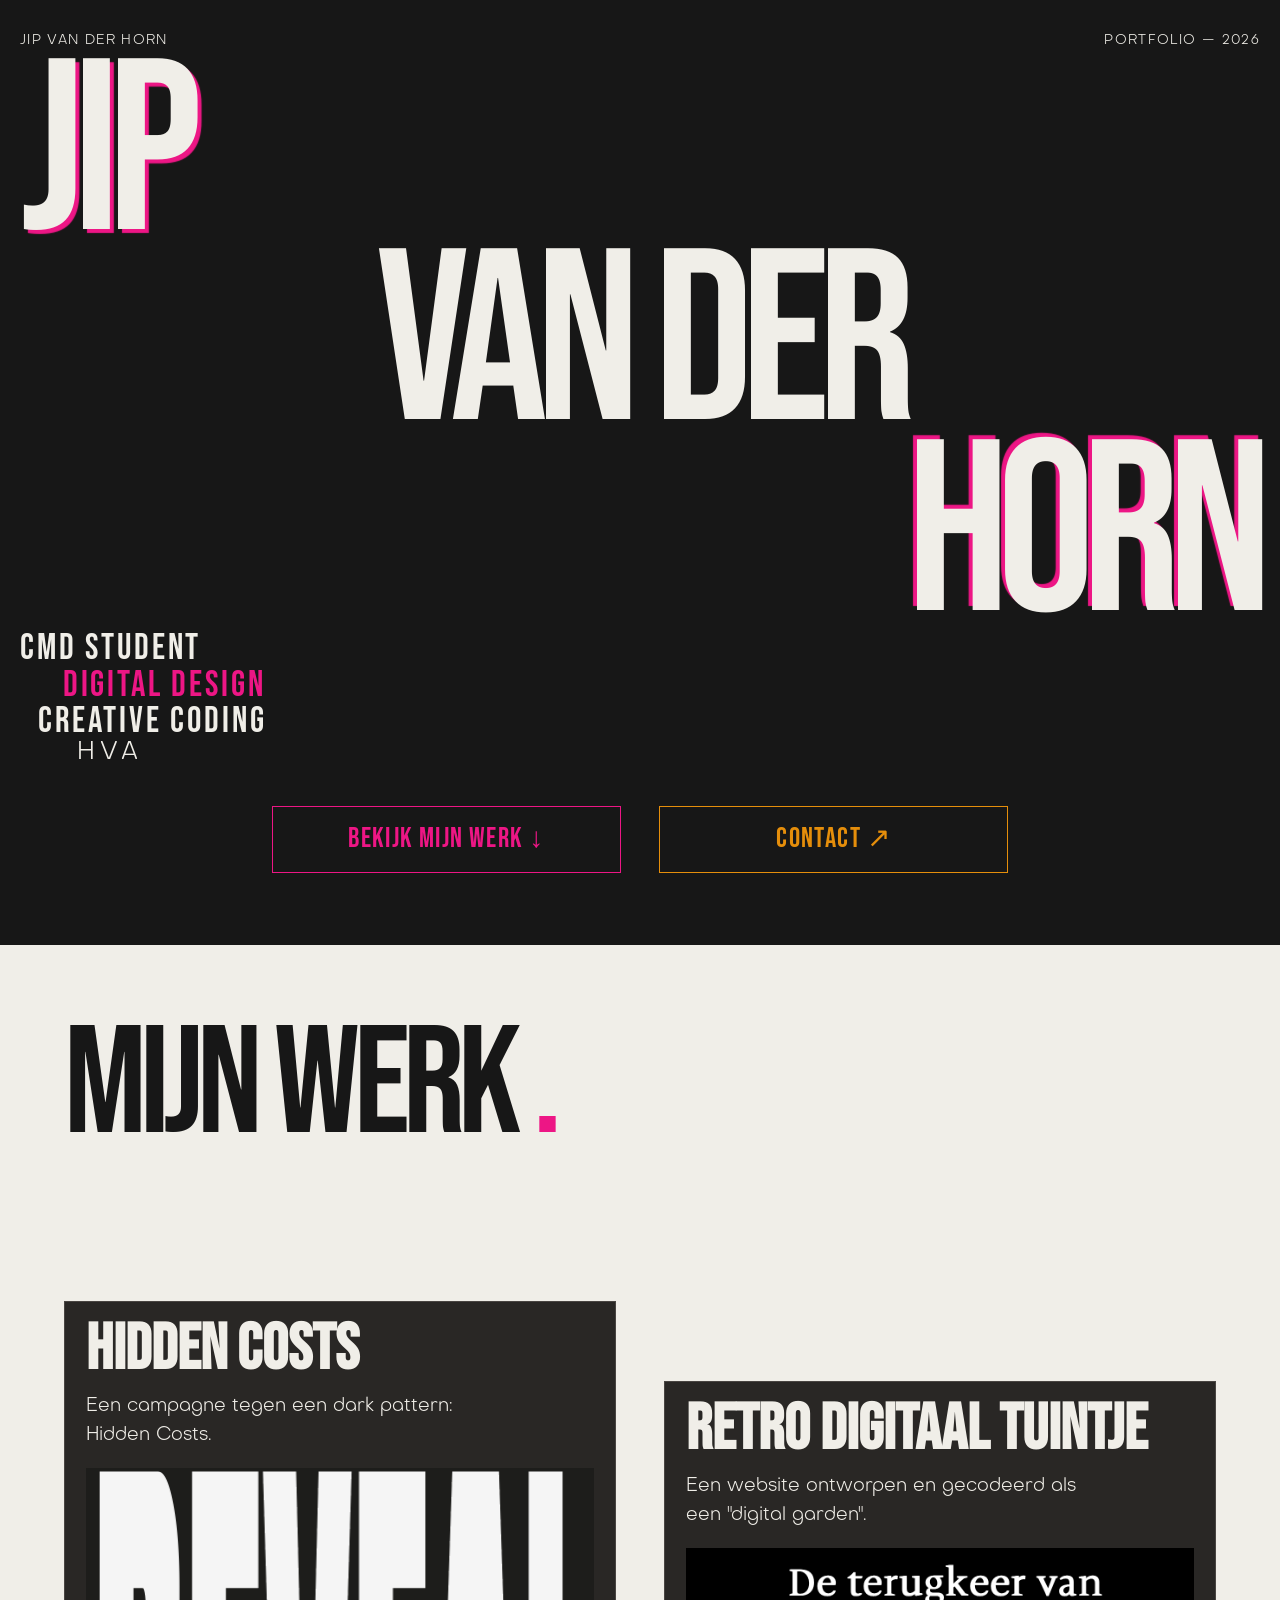
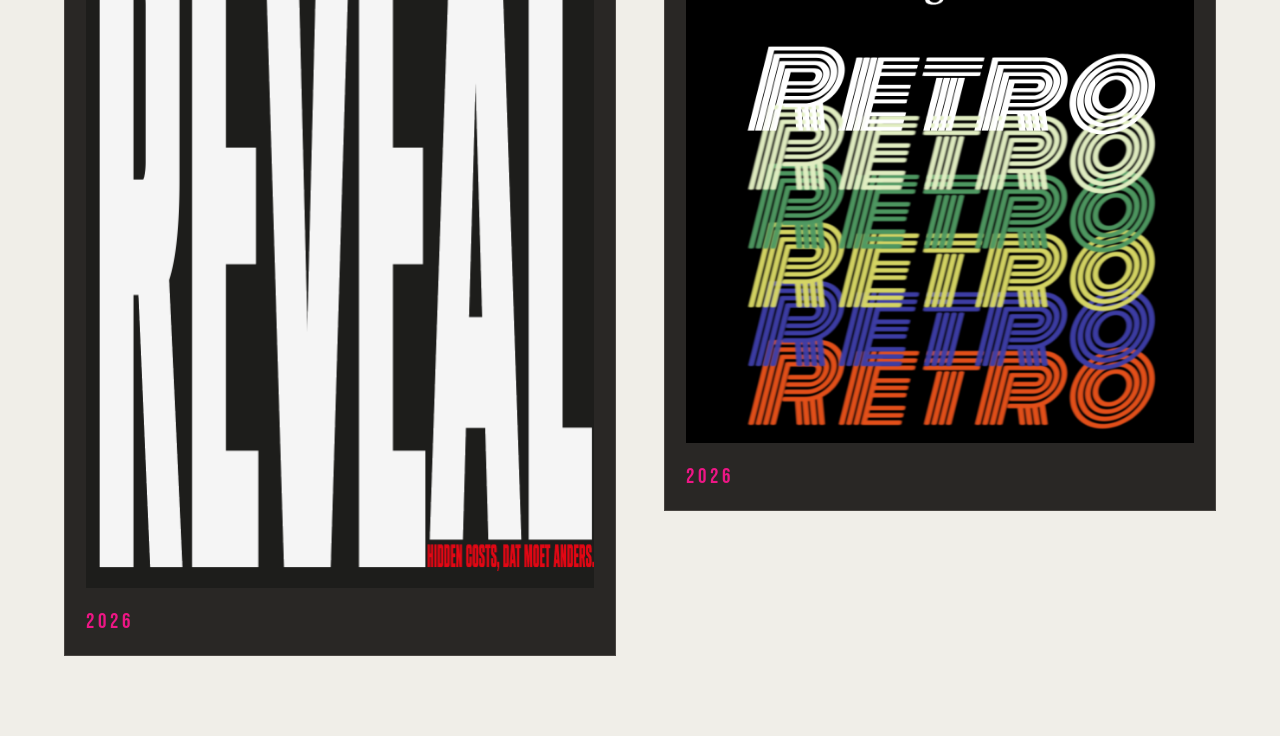
<file: index.html>
<!doctype html>
<html lang="nl">
  <head>
    <meta charset="UTF-8" />
    <meta name="viewport" content="width=device-width, initial-scale=1.0" />

    <title>Jip van der Horn — CMD Portfolio</title>

    <meta
      name="description"
      content="Ik ben Jip van der Horn, CMD-student aan de Hogeschool van Amsterdam. Bekijk mijn portfolio met projecten op het gebied van digital design, webdesign en creative coding."
    />

    <meta name="author" content="Jip van der Horn" />

    <meta name="robots" content="index, follow" />

    <meta property="og:title" content="Jip van der Horn — CMD Portfolio" />
    <meta
      property="og:description"
      content="CMD-student aan de HvA. Ontdek mijn projecten op het gebied van digital design, webdesign en creative coding."
    />
    <meta property="og:url" content="https://jipvdhorn.nl/" />
    <meta property="og:type" content="website" />
    <meta
      property="og:image"
      content="https://jipvdhorn.nl/assets/fotos/retro-website.png"
    />
    <link rel="icon" type="image/png" href="/assets/fotos/icon.png" />

    <link rel="stylesheet" href="style/style.css" />
    <script src="./assets/js/script.js" defer></script>
  </head>

  <body>
    <main>
      <section class="beginscherm">
        <header>
          <p>Jip van der Horn</p>
          <p>Portfolio — 2026</p>
        </header>

        <div class="intro">
          <h1>
            <span>Jip</span>
            <span>van der</span>
            <span>Horn</span>
          </h1>

          <p class="info">
            <span>CMD student</span>
            <span>digital design</span>
            <span>creative coding</span>
            <span>HVA</span>
          </p>
        </div>

        <div class="knoppen">
          <a class="ontdek" href="#werk">bekijk mijn werk ↓</a>
          <a class="contact" href="./contact/contact.html"> contact ↗ </a>
        </div>
      </section>

      <section class="work" id="werk">
        <h2>Mijn werk <span>.</span></h2>

        <div class="project-grid">
          <a href="/projecten/hiddencosts.html" class="project">
            <div class="project-info">
              <h3>Hidden Costs</h3>
              <p>Een campagne tegen een dark pattern: Hidden Costs.</p>
            </div>
            <div class="project-image">
              <img
                src="/assets/fotos/reveal-poster.png"
                alt="Poster. Reveal hidden costs, dat moet anders."
              />
            </div>
          </a>

          <a href="/projecten/retro.html" class="project">
            <div class="project-info">
              <h3>Retro digitaal tuintje</h3>
              <p>
                Een website ontworpen en gecodeerd als een "digital garden".
              </p>
            </div>
            <div class="project-image">
              <img
                src="/assets/fotos/retro-website.png"
                alt="Retro digitaal tuintje, een screenshot van de beginpagina van een website die ik heb gemaakt"
              />
            </div>
          </a>

          <!-- <a href="/projecten/togethr.html" class="project">
            <div class="project-info">
              <h3>Togethr</h3>
              <p>Een concept app voor samen sporten en elkaar motiveren.</p>
            </div>
            <div class="project-image">
              <img
                src="/assets/fotos/togethr.png"
                alt="Togethr logo voor een app die ik met mijn groepje heb ontwikkeld als concept"
              />
            </div>
          </a>

          <a href="#" class="project">
            <div class="project-info">
              <h3>-</h3>
              <p>-</p>
            </div>
            <div class="project-image">
              <img src="-.jpg" alt="-" />
            </div>
          </a> -->
        </div>
      </section>
    </main>
  </body>
</html>
</file>
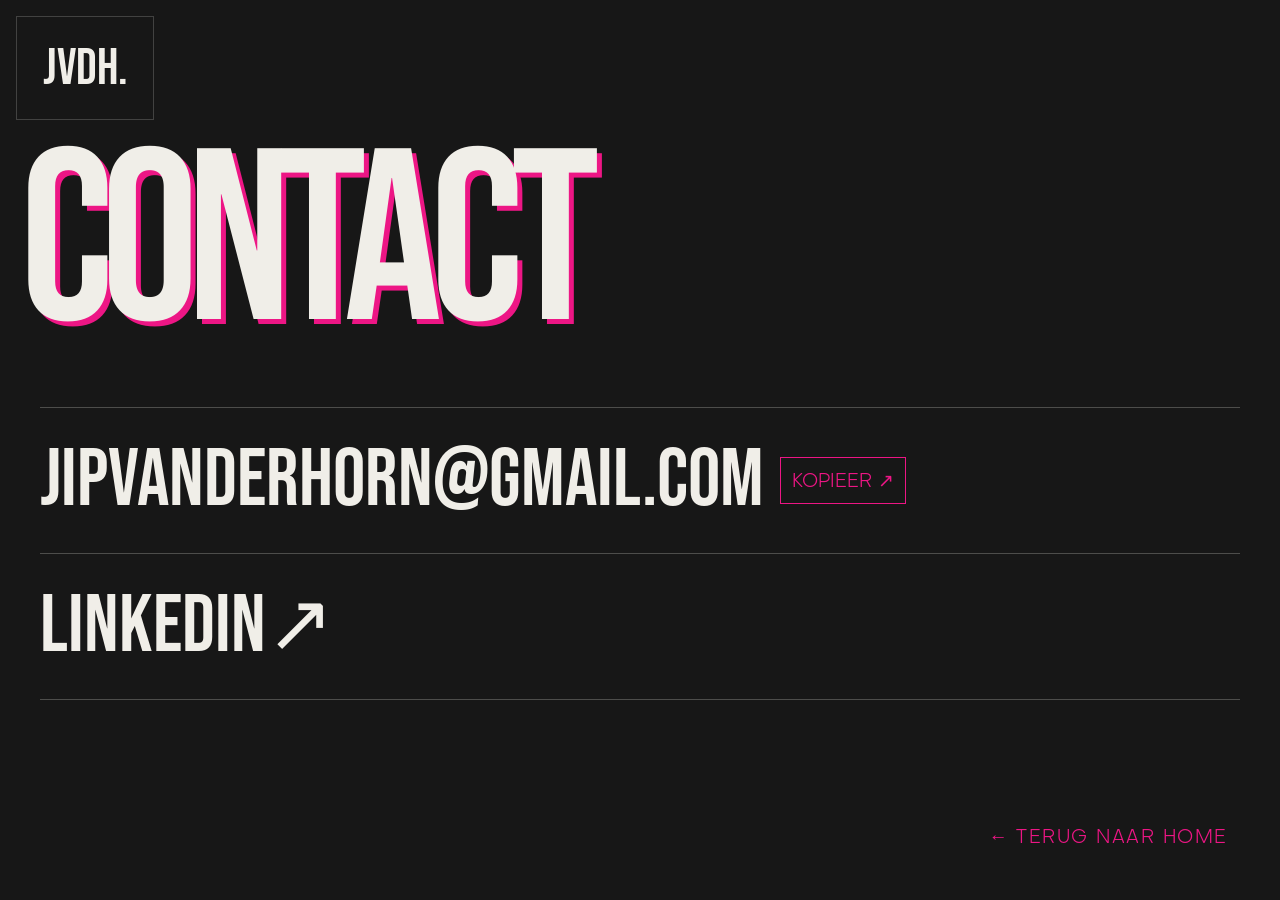
<file: contact/contact.html>
<!doctype html>
<html lang="nl">
  <head>
    <meta charset="UTF-8" />
    <meta name="viewport" content="width=device-width, initial-scale=1.0" />
    <meta name="author" content="Jip van der Horn" />
    <title>Contact - Jip van der Horn</title>
    <link rel="stylesheet" href="../style/contact.css" />
    <link rel="icon" type="image/png" href="/assets/fotos/icon.png" />
    <script src="../assets/js/script.js" defer></script>
  </head>
  <body>
    <main class="contactpagina">
      <header>
        <a class="home-logo" href="../index.html">JVDH.</a>
      </header>

      <section class="intro">
        <h1>
          <span>Contact</span>
        </h1>
      </section>

      <section class="contactgegevens">
        <div class="contact-waarde">
          <a href="mailto:jipvanderhorn@gmail.com"> jipvanderhorn@gmail.com </a>

          <button
            class="kopieer"
            data-copy="jipvanderhorn@gmail.com"
            aria-label="Kopieer e-mailadres"
          >
            KOPIEER ↗
          </button>
        </div>

        <div class="contact-waarde">
          <a
            href="https://www.linkedin.com/in/jip-van-der-horn-355675303/"
            target="_blank"
            rel="noopener noreferrer"
          >
            <span>LINKEDIN↗</span>
          </a>
        </div>
      </section>

      <footer>
        <a href="../index.html" aria-label="Open LinkedIn-profiel"
          >← Terug naar home
        </a>
      </footer>
    </main>
  </body>
</html>
</file>
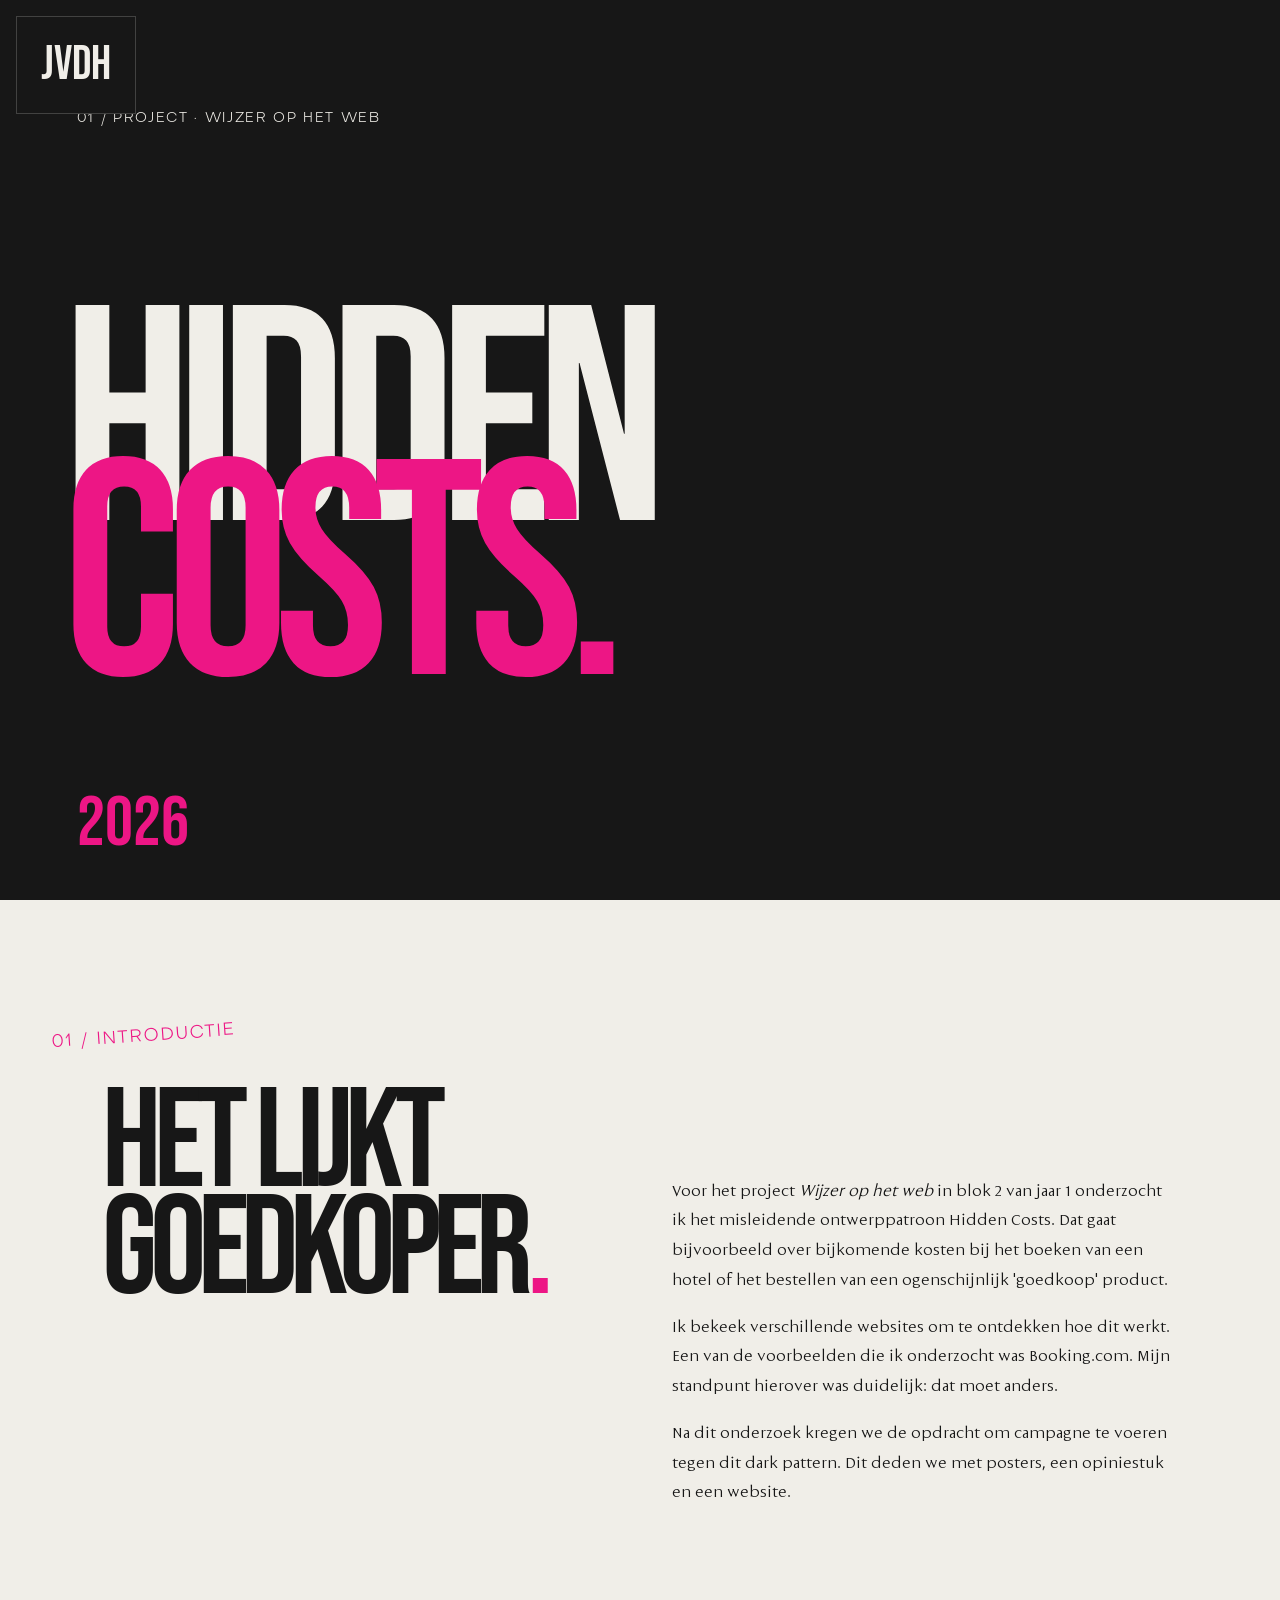
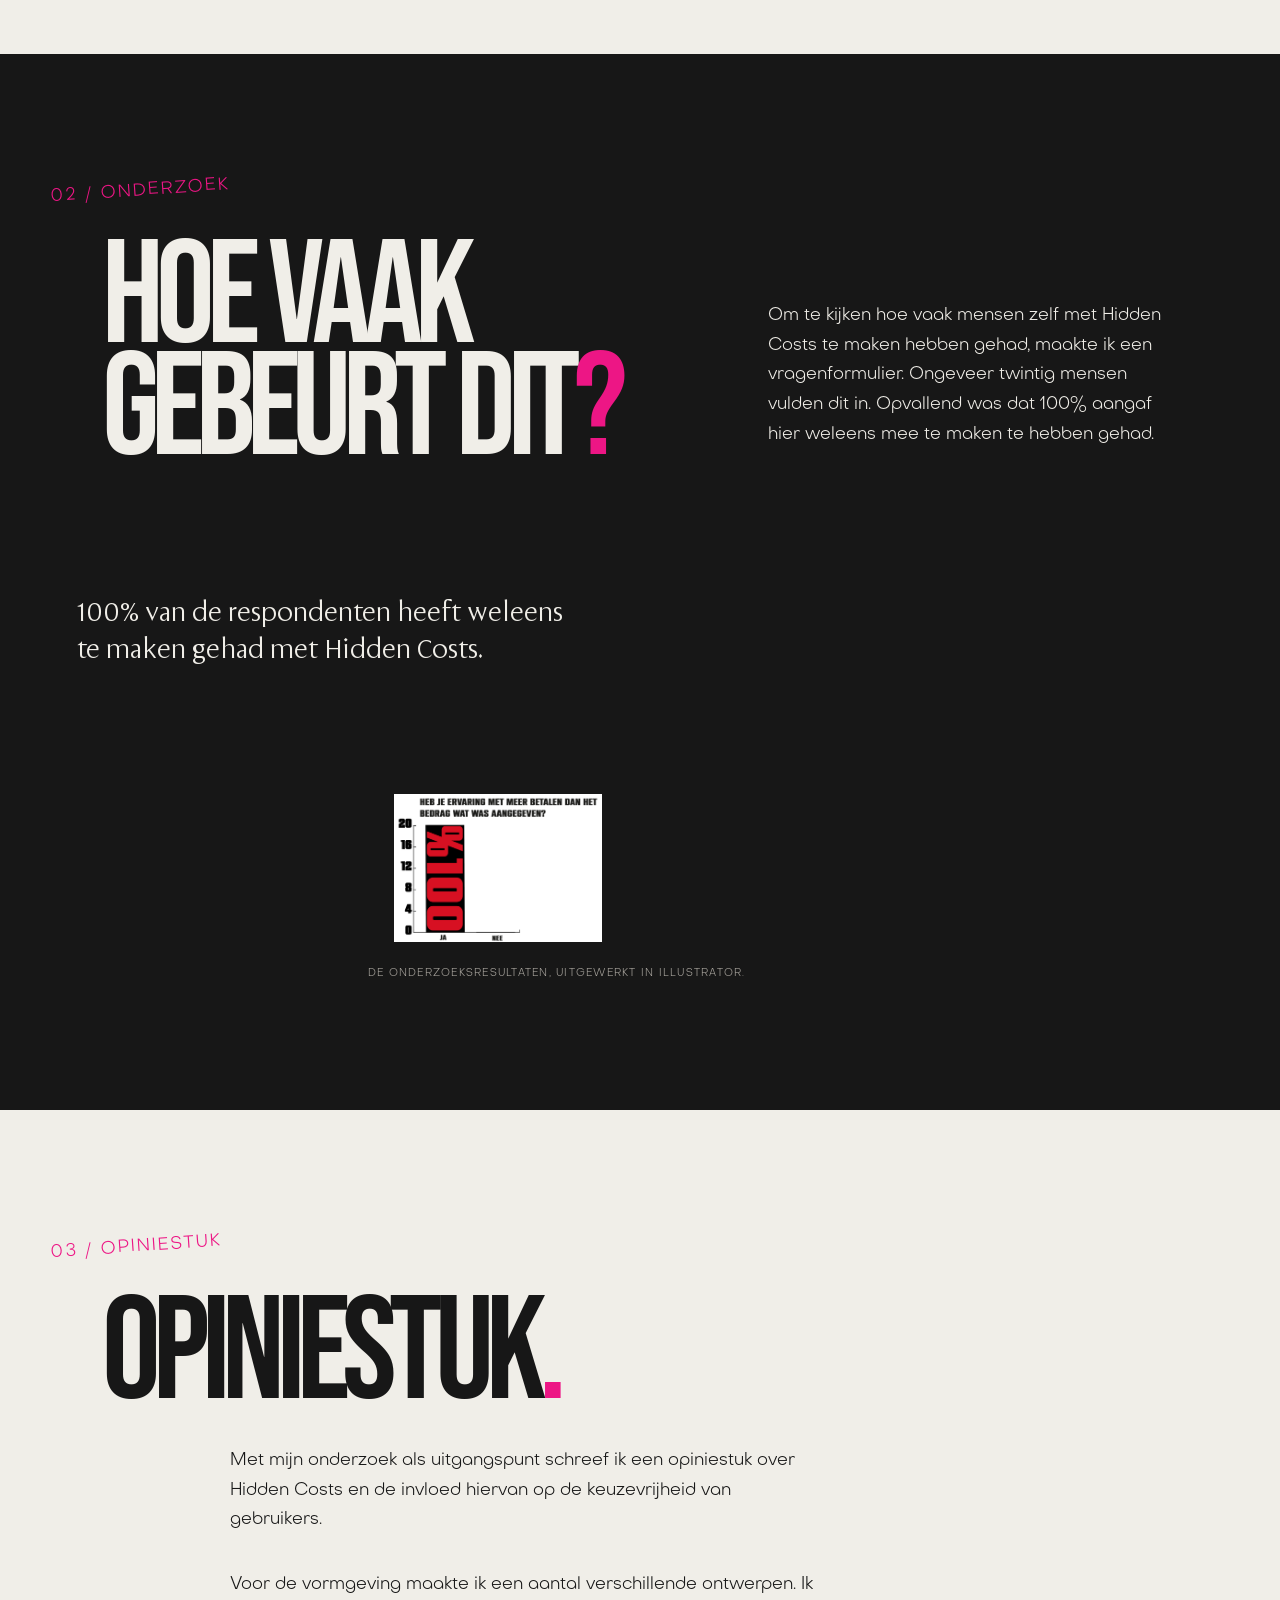
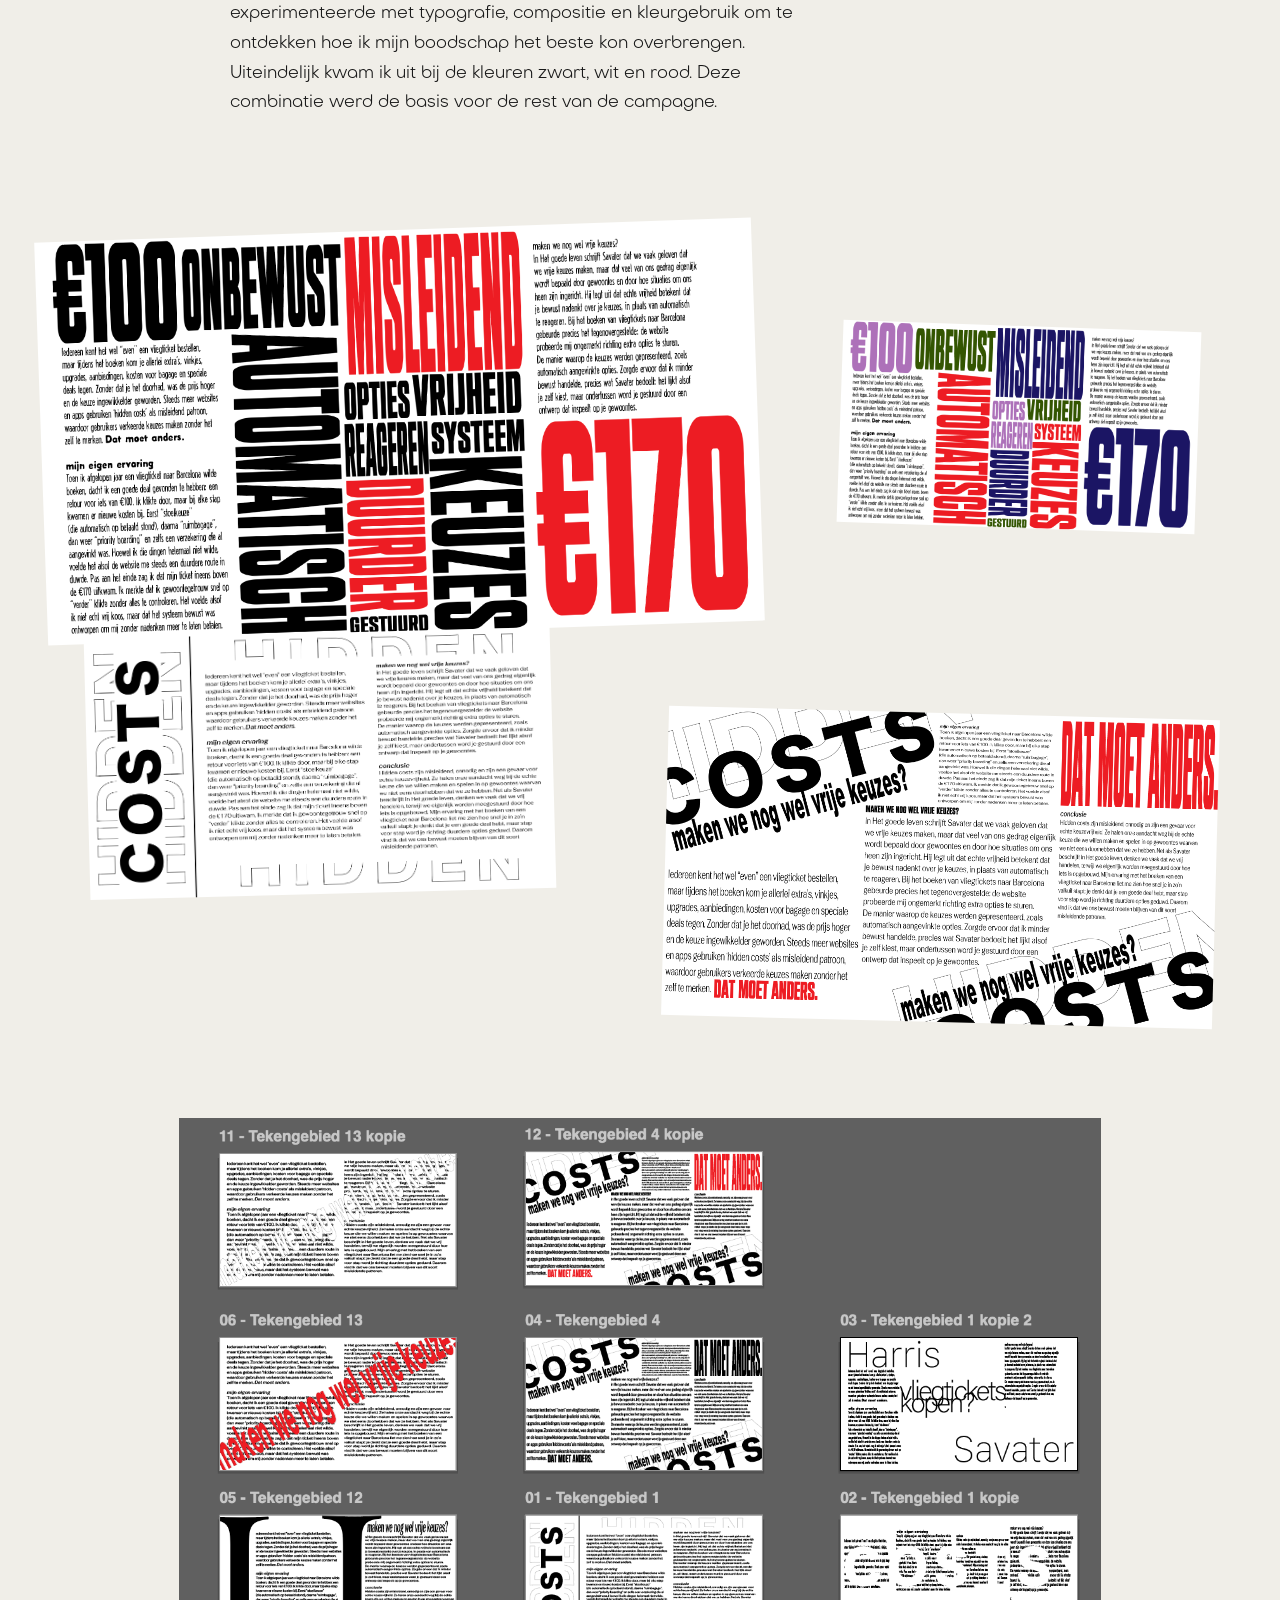
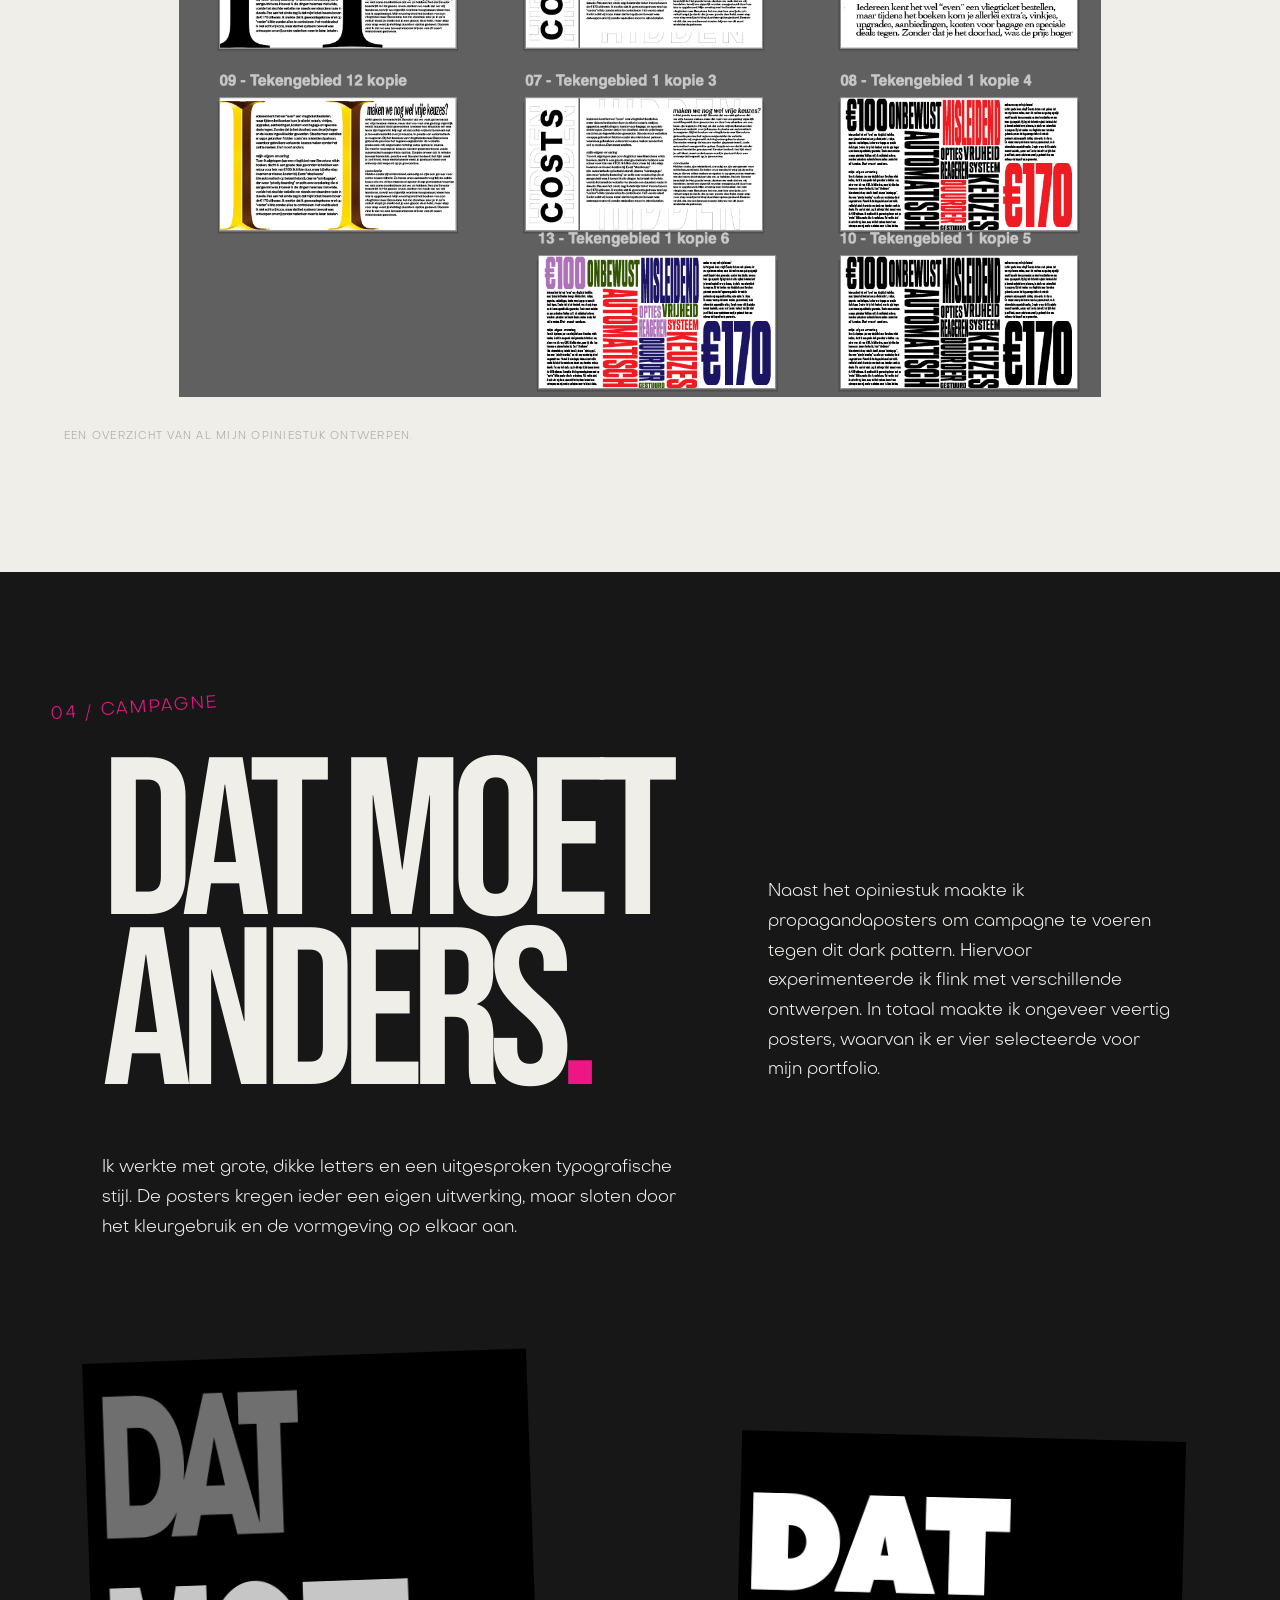
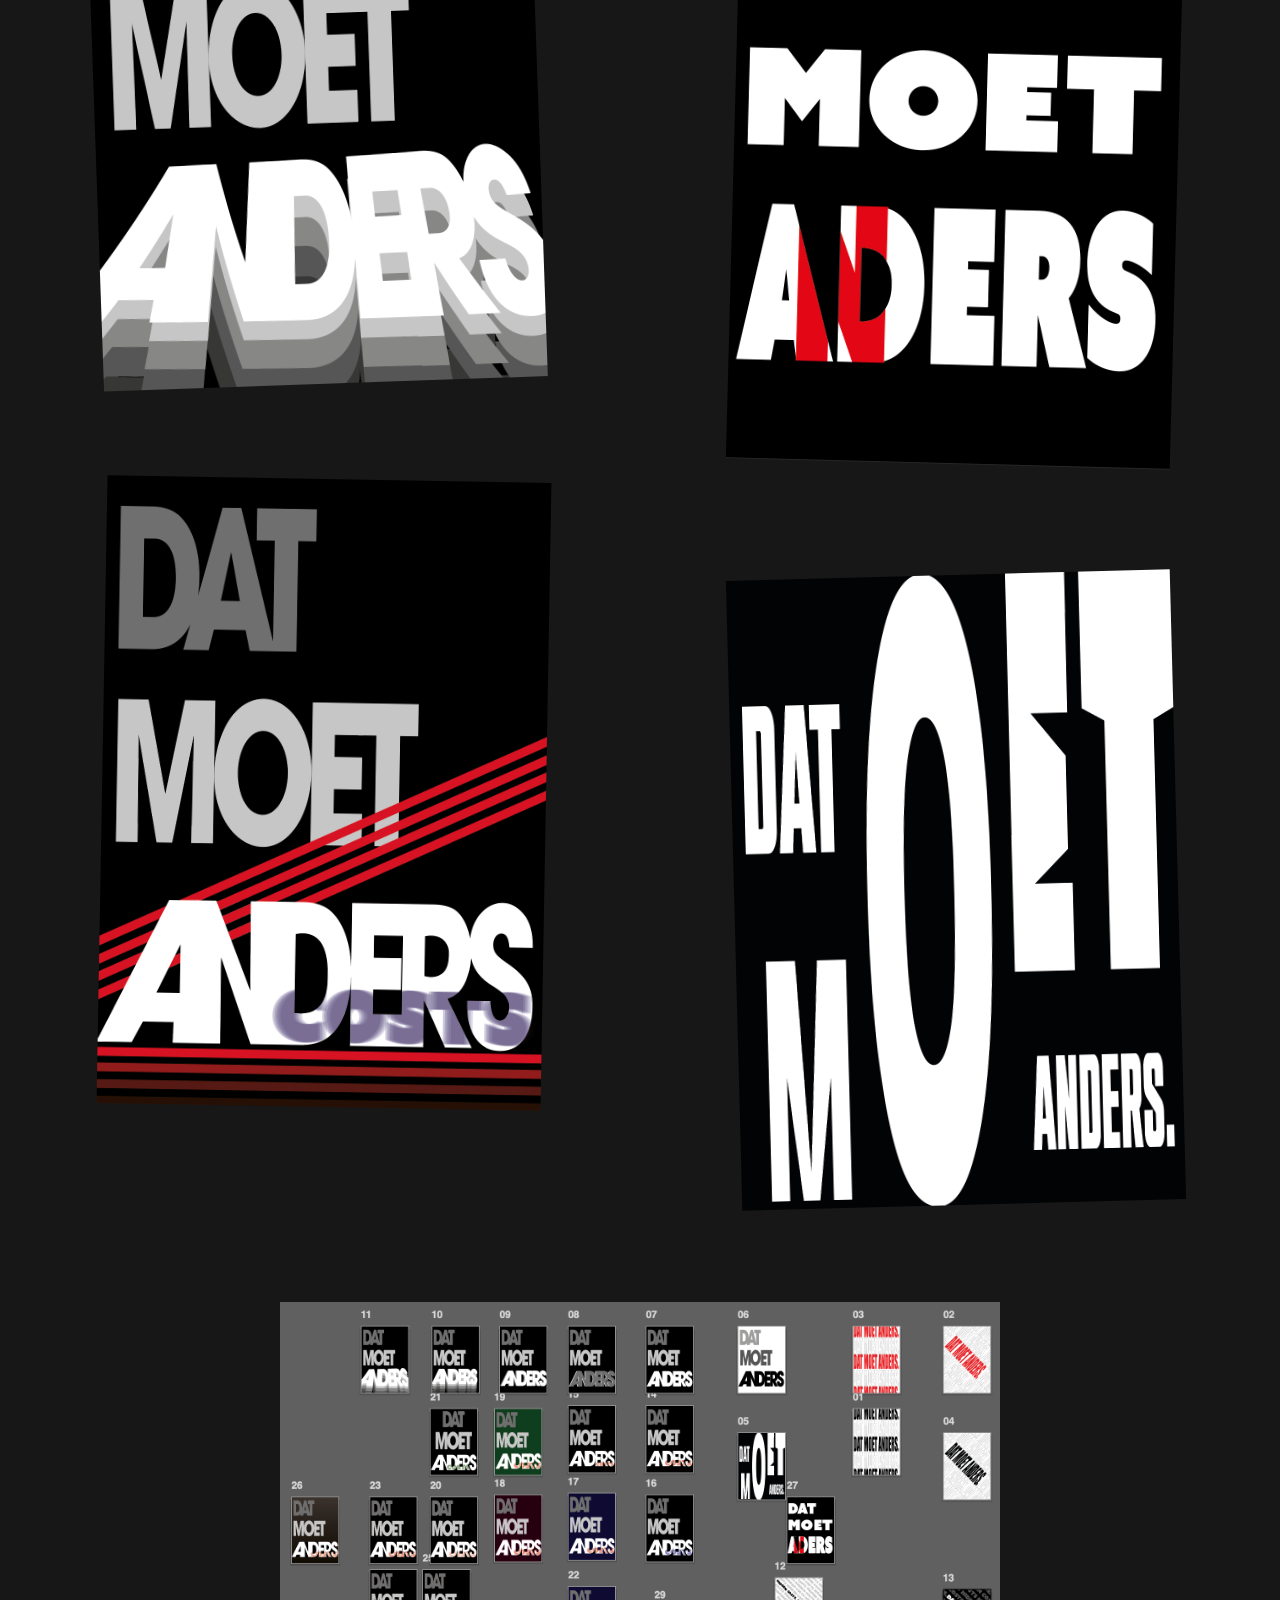
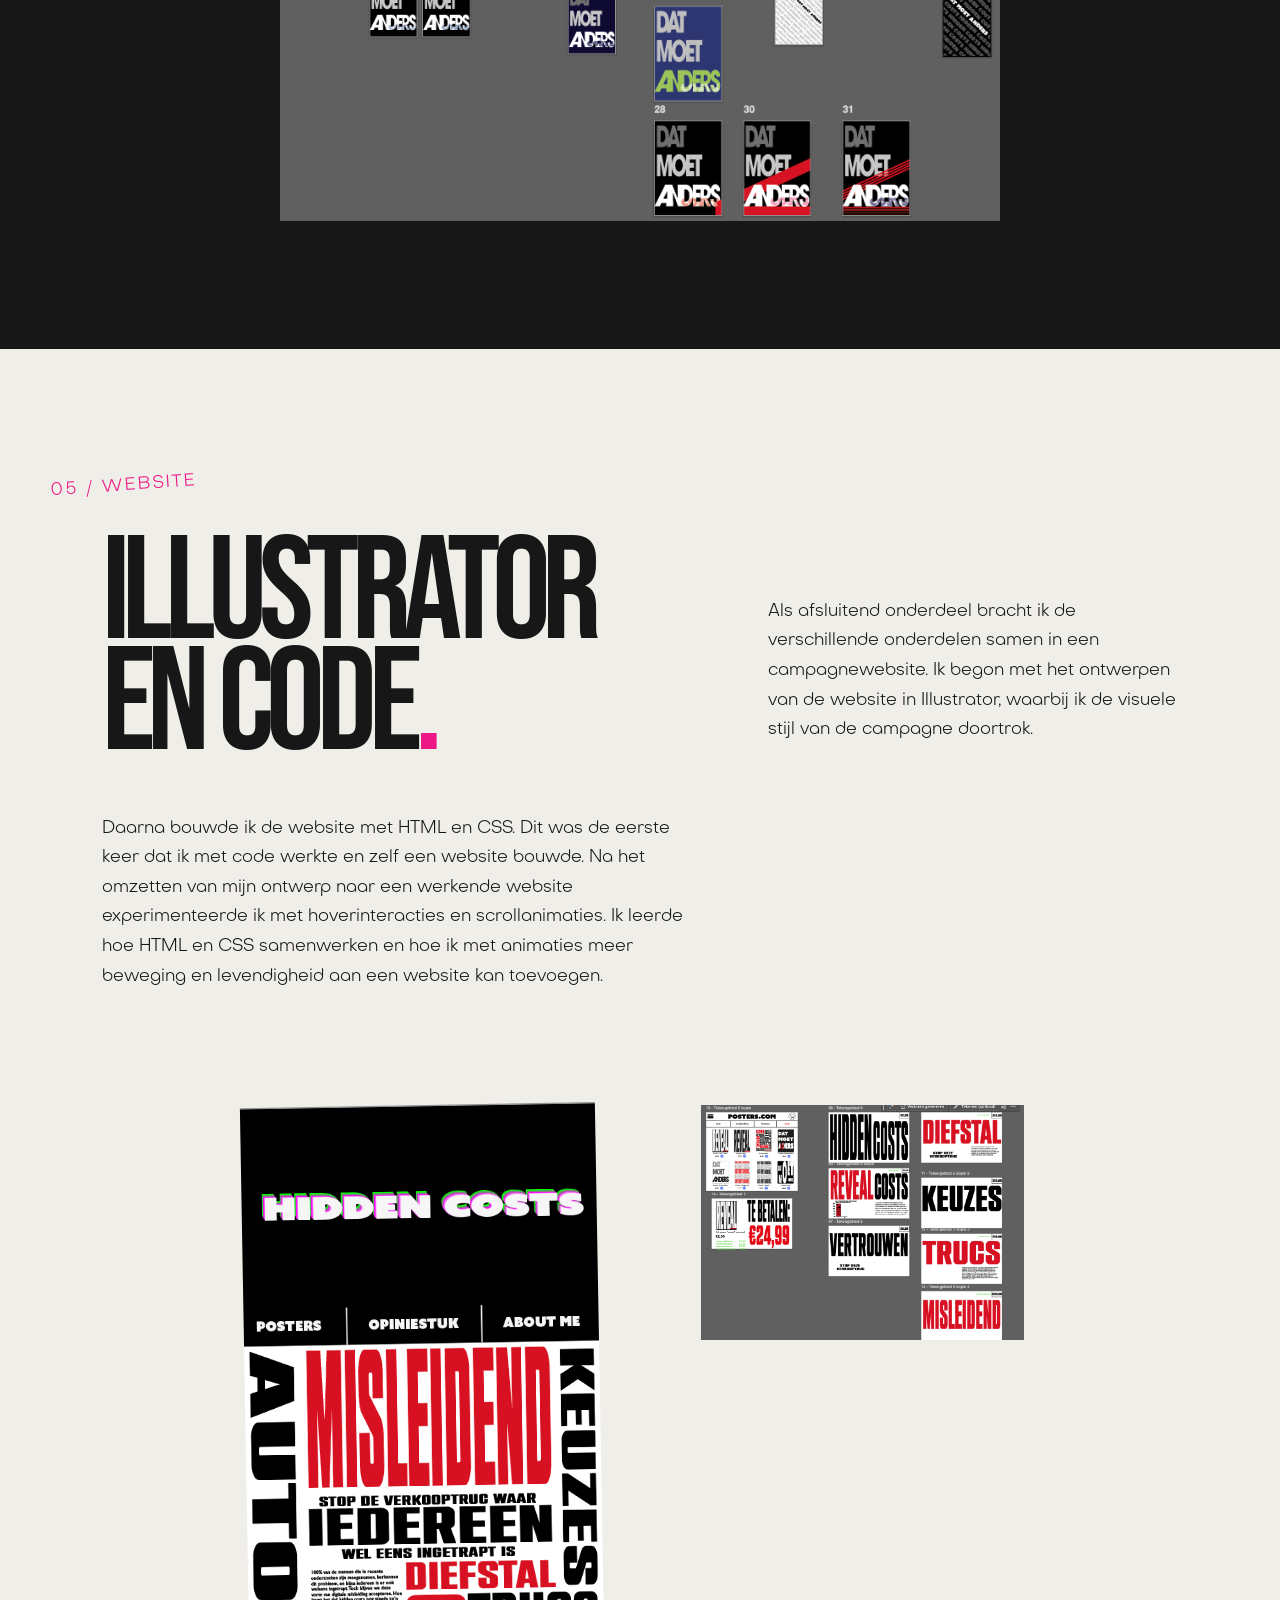
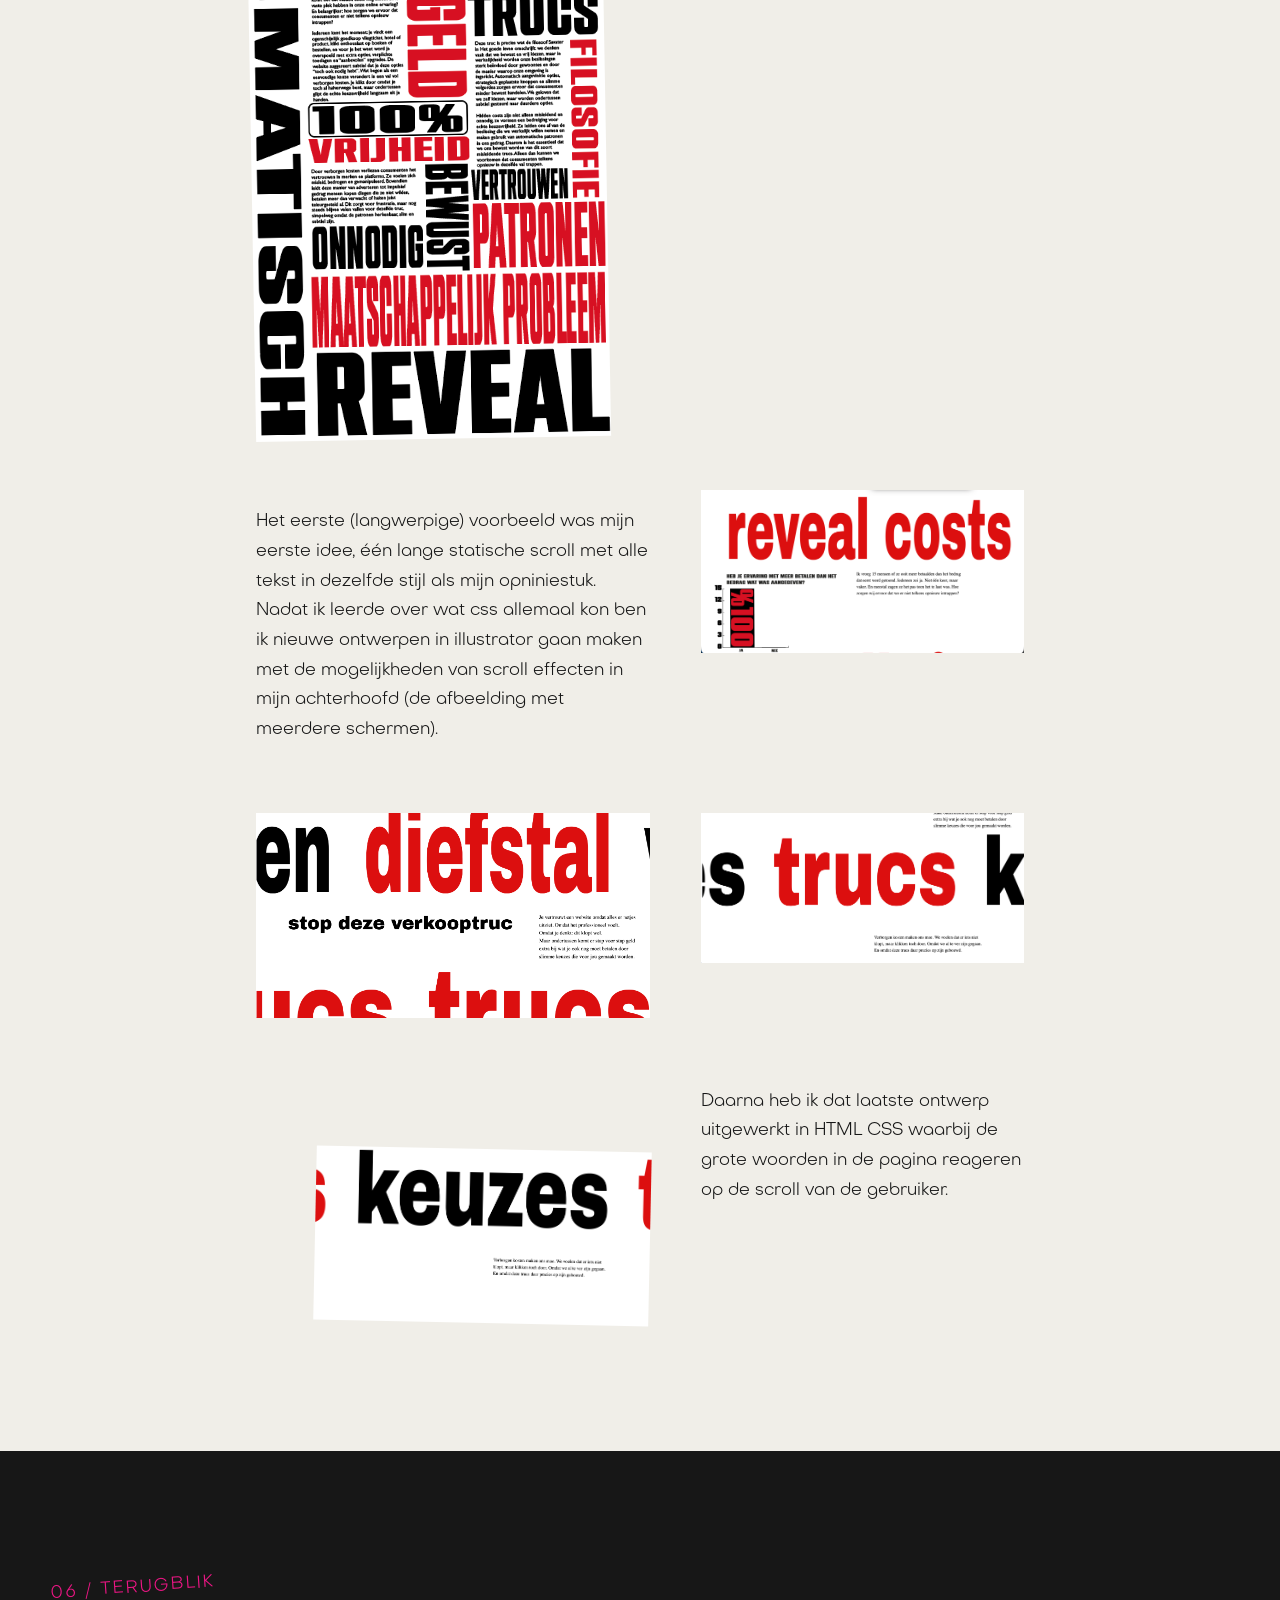
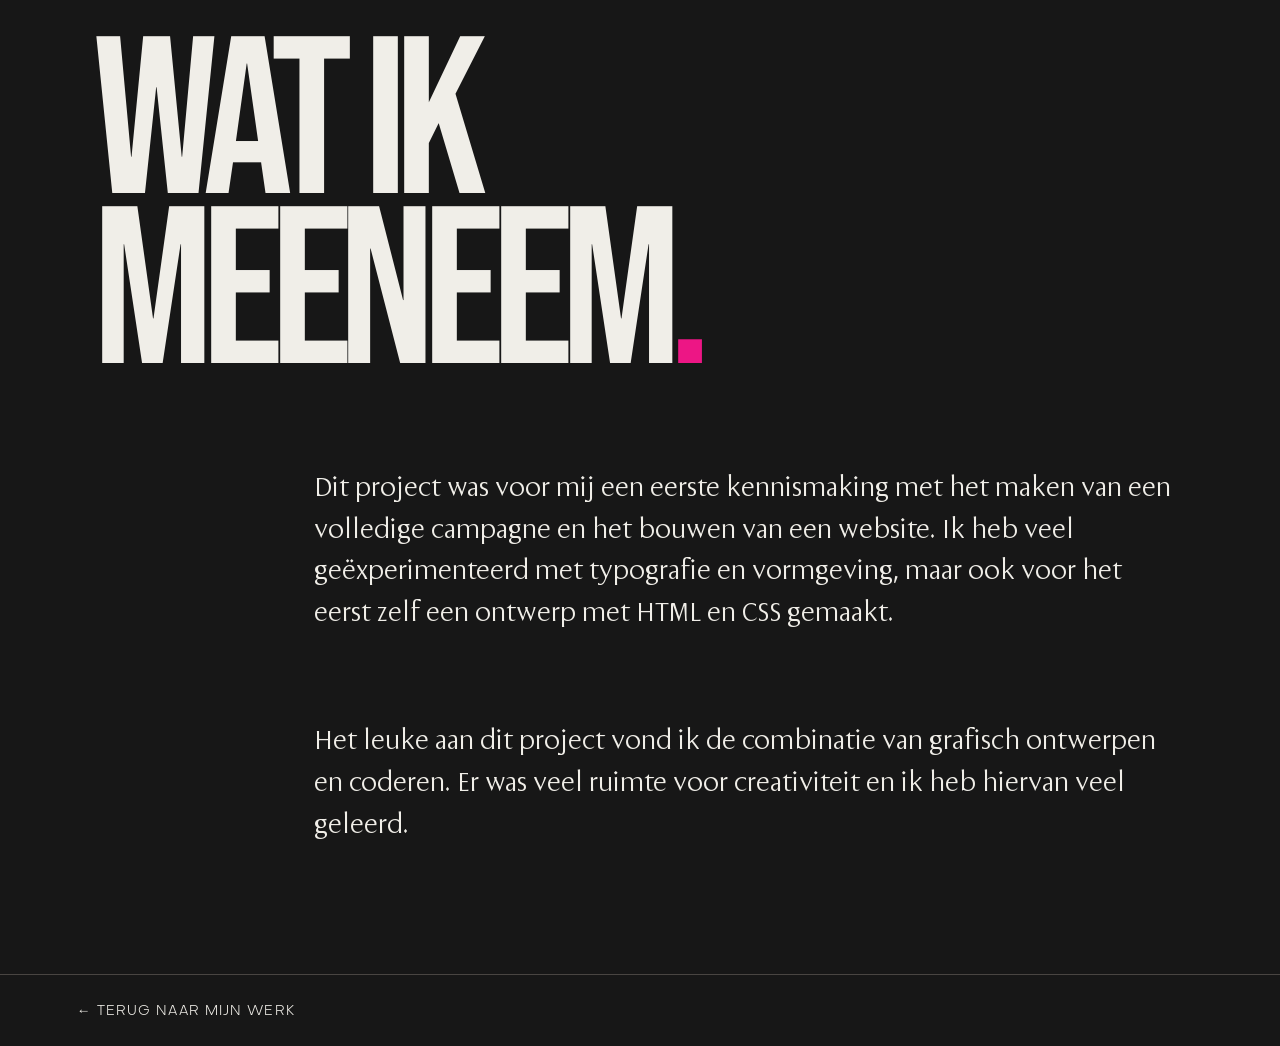
<file: projecten/hiddencosts.html>
<!doctype html>
<html lang="nl">
  <head>
    <meta charset="UTF-8" />
    <meta name="viewport" content="width=device-width, initial-scale=1.0" />
    <title>Hidden Costs — Jip van der Horn</title>
    <link rel="stylesheet" href="../style/projecten.css" />
    <link rel="icon" type="image/png" href="/assets/fotos/icon.png" />
  </head>

  <body>
    <a class="home-logo" href="../index.html" aria-label="Terug naar home">
      JVDH
    </a>

    <main class="project-page">
      <section class="project-opening">
        <p class="project-label">01 / PROJECT · WIJZER OP HET WEB</p>

        <h1>
          Hidden
          <span>Costs<span class="pink-dot">.</span></span>
        </h1>

        <div class="opening-bottom">
          <p class="opening-description"></p>

          <p class="project-year">2026<br /></p>
        </div>
      </section>

      <section class="project-section introduction">
        <div class="section-number">01 / INTRODUCTIE</div>

        <div class="intro-content">
          <h2>Het lijkt<br />goedkoper<span>.</span></h2>

          <div class="section-text">
            <p>
              Voor het project <em>Wijzer op het web</em> in blok 2 van jaar 1
              onderzocht ik het misleidende ontwerppatroon Hidden Costs. Dat
              gaat bijvoorbeeld over bijkomende kosten bij het boeken van een
              hotel of het bestellen van een ogenschijnlijk 'goedkoop' product.
            </p>

            <p>
              Ik bekeek verschillende websites om te ontdekken hoe dit werkt.
              Een van de voorbeelden die ik onderzocht was Booking.com. Mijn
              standpunt hierover was duidelijk: dat moet anders.
            </p>

            <p>
              Na dit onderzoek kregen we de opdracht om campagne te voeren tegen
              dit dark pattern. Dit deden we met posters, een opiniestuk en een
              website.
            </p>
          </div>
        </div>
      </section>

      <section class="project-section research">
        <div class="section-number">02 / ONDERZOEK</div>

        <div class="section-heading">
          <h2>Hoe vaak<br />gebeurt dit<span>?</span></h2>

          <p class="section-text">
            Om te kijken hoe vaak mensen zelf met Hidden Costs te maken hebben
            gehad, maakte ik een vragenformulier. Ongeveer twintig mensen vulden
            dit in. Opvallend was dat 100% aangaf hier weleens mee te maken te
            hebben gehad.
          </p>
        </div>

        <div class="research-result">
          <p>
            100% van de respondenten heeft weleens te maken gehad met Hidden
            Costs.
          </p>
        </div>

        <div class="data-visual">
          <img
            src="../assets/foto-project-hiddencosts/grafiekje.png"
            alt="Staafgrafiek met de uitkomst van het onderzoek: 100 procent van de respondenten heeft weleens te maken gehad met Hidden Costs."
          />
          <p class="image-caption">
            De onderzoeksresultaten, uitgewerkt in Illustrator.
          </p>
        </div>
      </section>

      <section class="project-section opinion">
        <div class="section-number">03 / OPINIESTUK</div>

        <div class="section-heading">
          <h2>Opiniestuk<span>.</span></h2>

          <p class="section-text">
            Met mijn onderzoek als uitgangspunt schreef ik een opiniestuk over
            Hidden Costs en de invloed hiervan op de keuzevrijheid van
            gebruikers.
          </p>

          <p class="section-text">
            Voor de vormgeving maakte ik een aantal verschillende ontwerpen. Ik
            experimenteerde met typografie, compositie en kleurgebruik om te
            ontdekken hoe ik mijn boodschap het beste kon overbrengen.
            Uiteindelijk kwam ik uit bij de kleuren zwart, wit en rood. Deze
            combinatie werd de basis voor de rest van de campagne.
          </p>
        </div>

        <div class="opinion-images">
          <img
            src="../assets/foto-project-hiddencosts/eindopinie.png"
            alt="Mijn eindontwerp van het opiniestuk."
          />
          <img
            src="../assets/foto-project-hiddencosts/opiniestuk1.png"
            alt="Eerste ontwerp van het opiniestuk."
          />
          <img
            src="../assets/foto-project-hiddencosts/opiniestuk2.png"
            alt="Tweede ontwerp van het opiniestuk."
          />
          <img
            src="../assets/foto-project-hiddencosts/opinistuk3.png"
            alt="Derde ontwerp van het opiniestuk."
          />

          <img
            src="../assets/foto-project-hiddencosts/overzicht-opinie.png"
            alt="overzicht van al mijn opiniestuk ontwerpen"
          />
          <p class="image-caption">
            Een overzicht van al mijn opiniestuk ontwerpen.
          </p>
        </div>
      </section>

      <section class="project-section posters">
        <div class="section-number">04 / CAMPAGNE</div>

        <div class="poster-intro">
          <h2>Dat moet<br />anders<span>.</span></h2>

          <p class="section-text">
            Naast het opiniestuk maakte ik propagandaposters om campagne te
            voeren tegen dit dark pattern. Hiervoor experimenteerde ik flink met
            verschillende ontwerpen. In totaal maakte ik ongeveer veertig
            posters, waarvan ik er vier selecteerde voor mijn portfolio.
          </p>

          <p class="section-text">
            Ik werkte met grote, dikke letters en een uitgesproken typografische
            stijl. De posters kregen ieder een eigen uitwerking, maar sloten
            door het kleurgebruik en de vormgeving op elkaar aan.
          </p>
        </div>

        <div class="poster-grid">
          <img
            src="../assets/foto-project-hiddencosts/poster4.png"
            alt="Eerste campagneposter."
          />
          <img
            src="../assets/foto-project-hiddencosts/poster1.png"
            alt="Tweede campagneposter."
          />
          <img
            src="../assets/foto-project-hiddencosts/poster3.png"
            alt="Derde campagneposter."
          />
          <img
            src="../assets/foto-project-hiddencosts/poster2.png"
            alt="Vierde campagneposter."
          />
        </div>

        <img
          src="../assets/foto-project-hiddencosts/overzicht-posters.png"
          alt="een overzicht van alle posters die ik heb gemaakt, je ziet veel iteraties en probeersels"
        />
      </section>

      <section class="project-section website">
        <div class="section-number">05 / WEBSITE</div>

        <div class="section-heading">
          <h2>
            illustrator <br />
            en code<span>.</span>
          </h2>

          <p class="section-text">
            Als afsluitend onderdeel bracht ik de verschillende onderdelen samen
            in een campagnewebsite. Ik begon met het ontwerpen van de website in
            Illustrator, waarbij ik de visuele stijl van de campagne doortrok.
          </p>
          <p class="section-text">
            Daarna bouwde ik de website met HTML en CSS. Dit was de eerste keer
            dat ik met code werkte en zelf een website bouwde. Na het omzetten
            van mijn ontwerp naar een werkende website experimenteerde ik met
            hoverinteracties en scrollanimaties. Ik leerde hoe HTML en CSS
            samenwerken en hoe ik met animaties meer beweging en levendigheid
            aan een website kan toevoegen.
          </p>
        </div>

        <div class="website-images">
          <img
            src="../assets/foto-project-hiddencosts/webdesign.png"
            alt="Ontwerp van de campagnewebsite."
          />

          <img
            src="../assets/foto-project-hiddencosts/eindotnwerp.png"
            alt="Tweede ontwerp of uitwerking van de campagnewebsite."
          />
          <p class="section-text">
            Het eerste (langwerpige) voorbeeld was mijn eerste idee, één lange
            statische scroll met alle tekst in dezelfde stijl als mijn
            opniniestuk. Nadat ik leerde over wat css allemaal kon ben ik nieuwe
            ontwerpen in illustrator gaan maken met de mogelijkheden van scroll
            effecten in mijn achterhoofd (de afbeelding met meerdere schermen).
          </p>
          <img
            src="../assets/foto-project-hiddencosts/website1.png"
            alt="website in html css"
          />
          <img
            src="../assets/foto-project-hiddencosts/website2.png"
            alt="website in html css"
          />
          <img
            src="../assets/foto-project-hiddencosts/website3.png"
            alt="website in html css"
          />
          <img
            src="../assets/foto-project-hiddencosts/website4.png"
            alt="website in html css"
          />
          <p class="section-text">
            Daarna heb ik dat laatste ontwerp uitgewerkt in HTML CSS waarbij de
            grote woorden in de pagina reageren op de scroll van de gebruiker.
          </p>
        </div>
      </section>

      <section class="project-section reflection">
        <div class="section-number">06 / TERUGBLIK</div>

        <h2>Wat ik<br />meeneem<span>.</span></h2>

        <p class="reflection-text">
          Dit project was voor mij een eerste kennismaking met het maken van een
          volledige campagne en het bouwen van een website. Ik heb veel
          geëxperimenteerd met typografie en vormgeving, maar ook voor het eerst
          zelf een ontwerp met HTML en CSS gemaakt.
        </p>

        <p class="reflection-text">
          Het leuke aan dit project vond ik de combinatie van grafisch ontwerpen
          en coderen. Er was veel ruimte voor creativiteit en ik heb hiervan
          veel geleerd.
        </p>
      </section>

      <footer class="project-footer">
        <a href="../index.html">← Terug naar mijn werk</a>
      </footer>
    </main>
  </body>
</html>
</file>
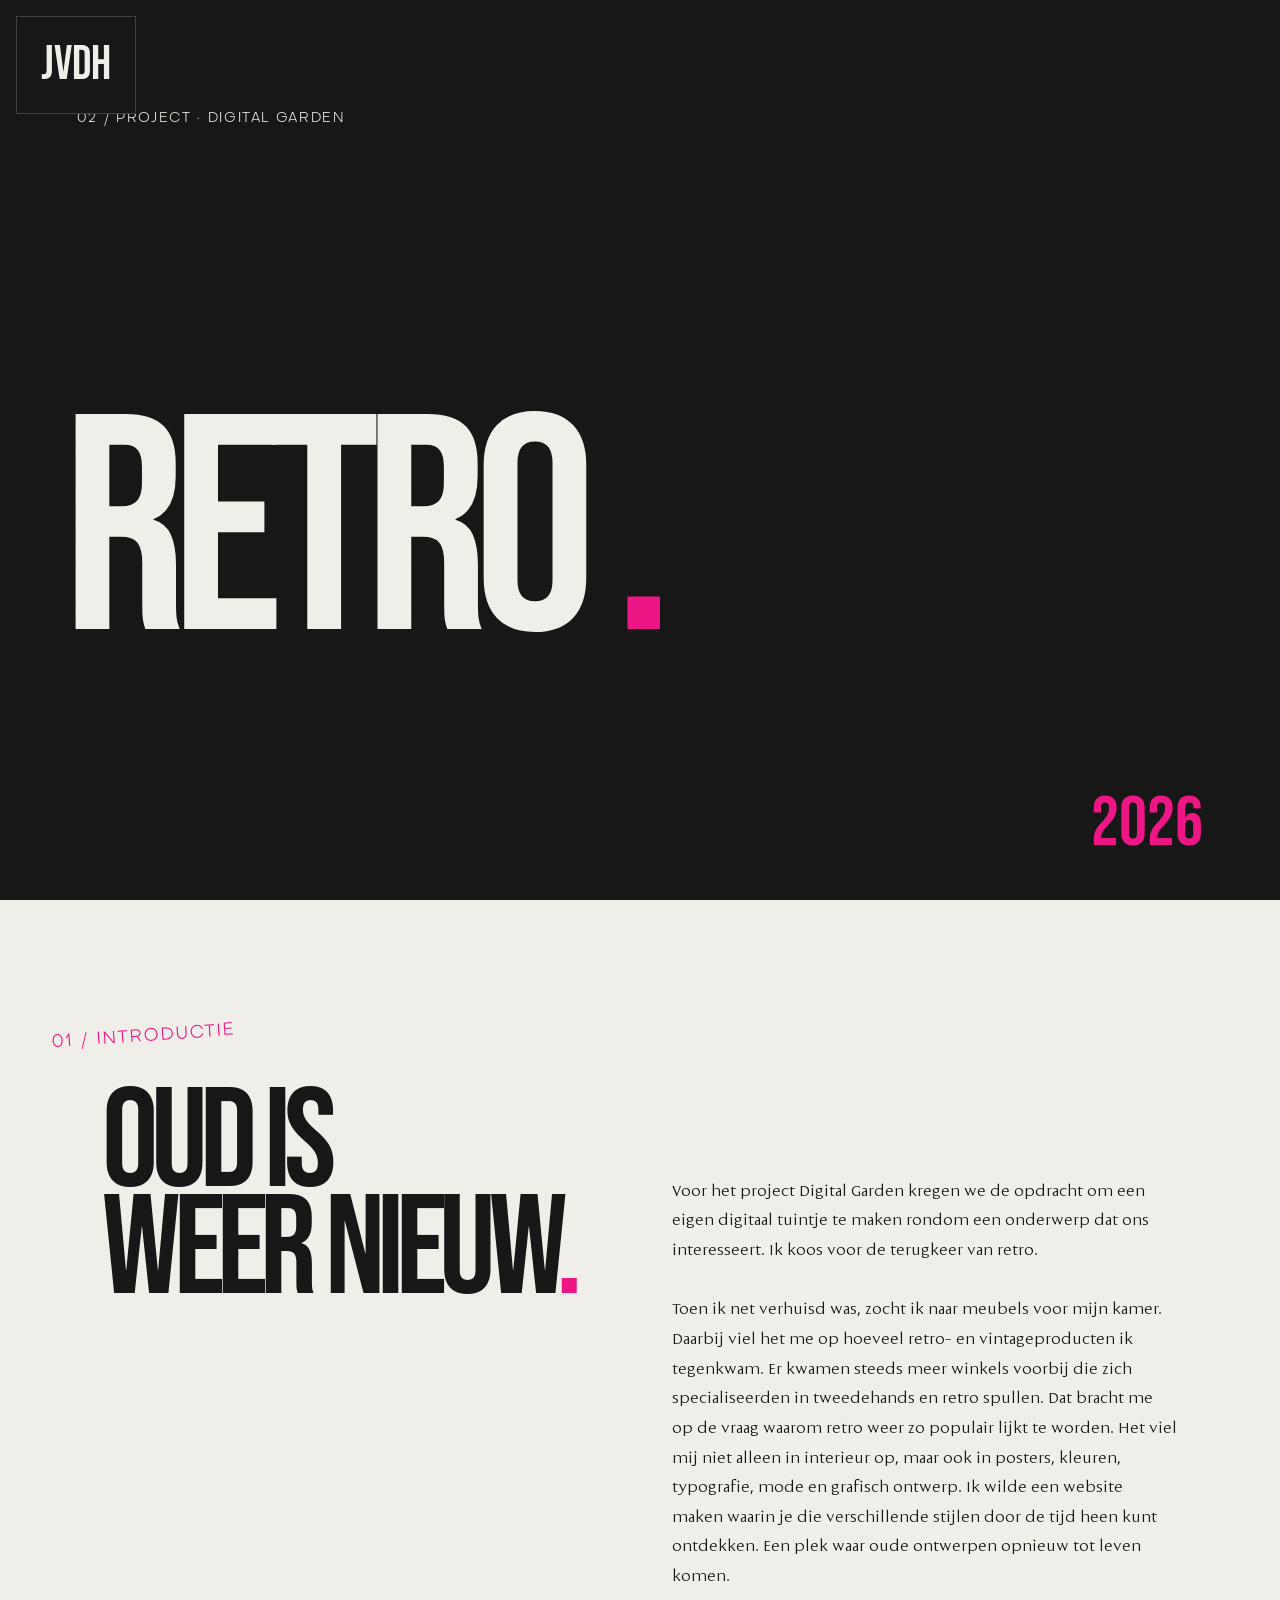
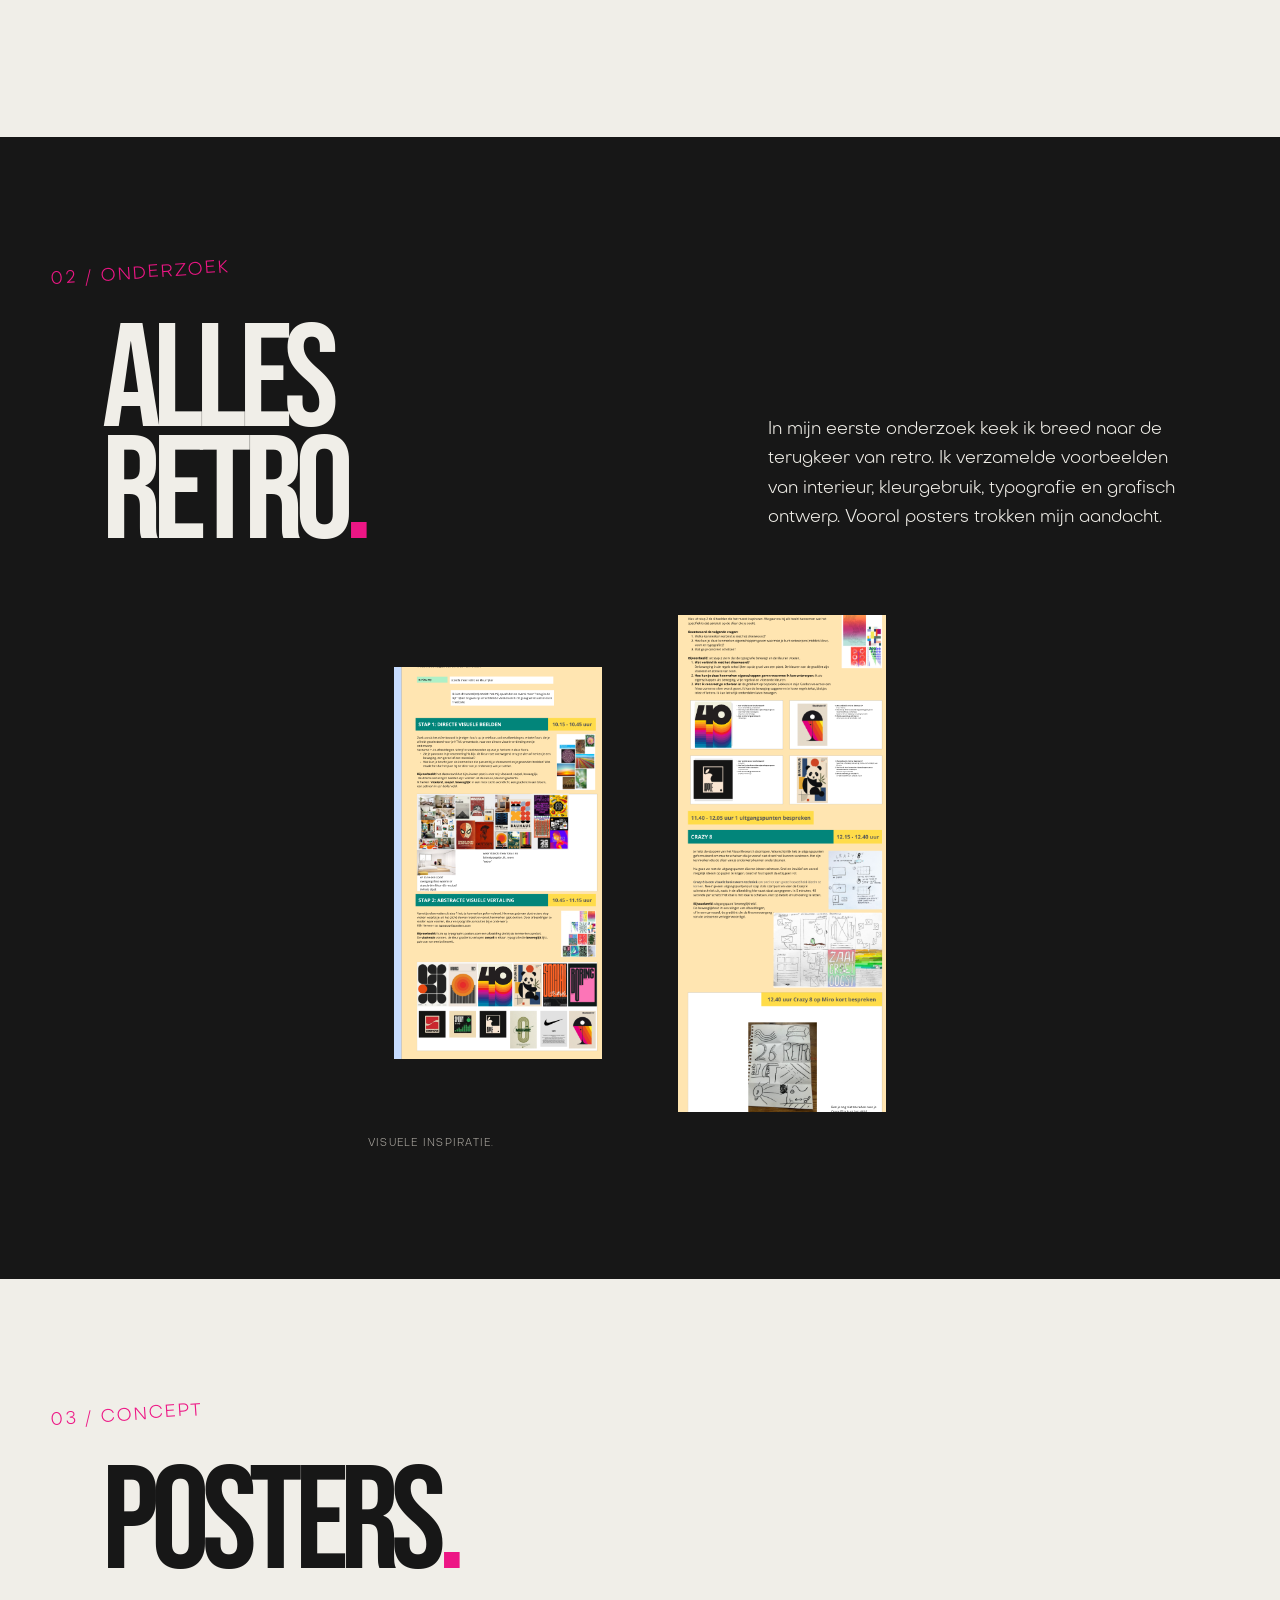
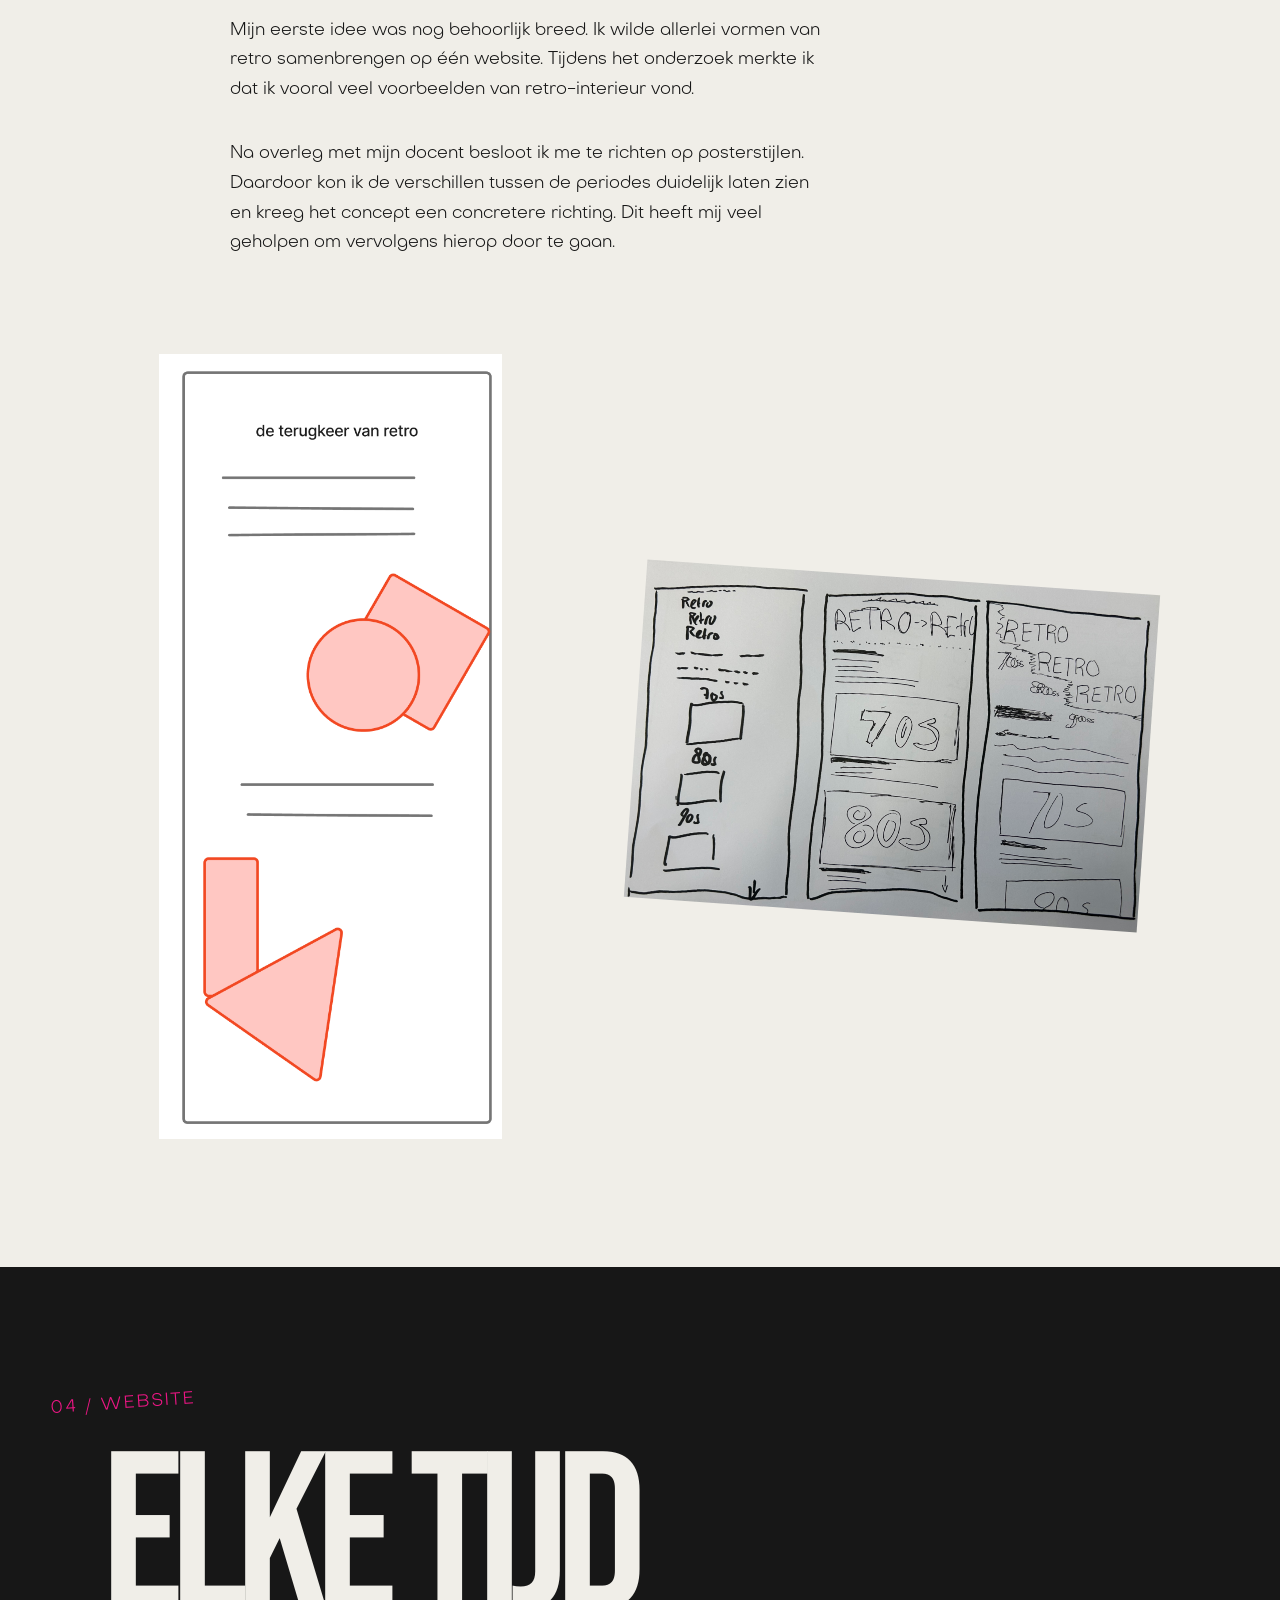
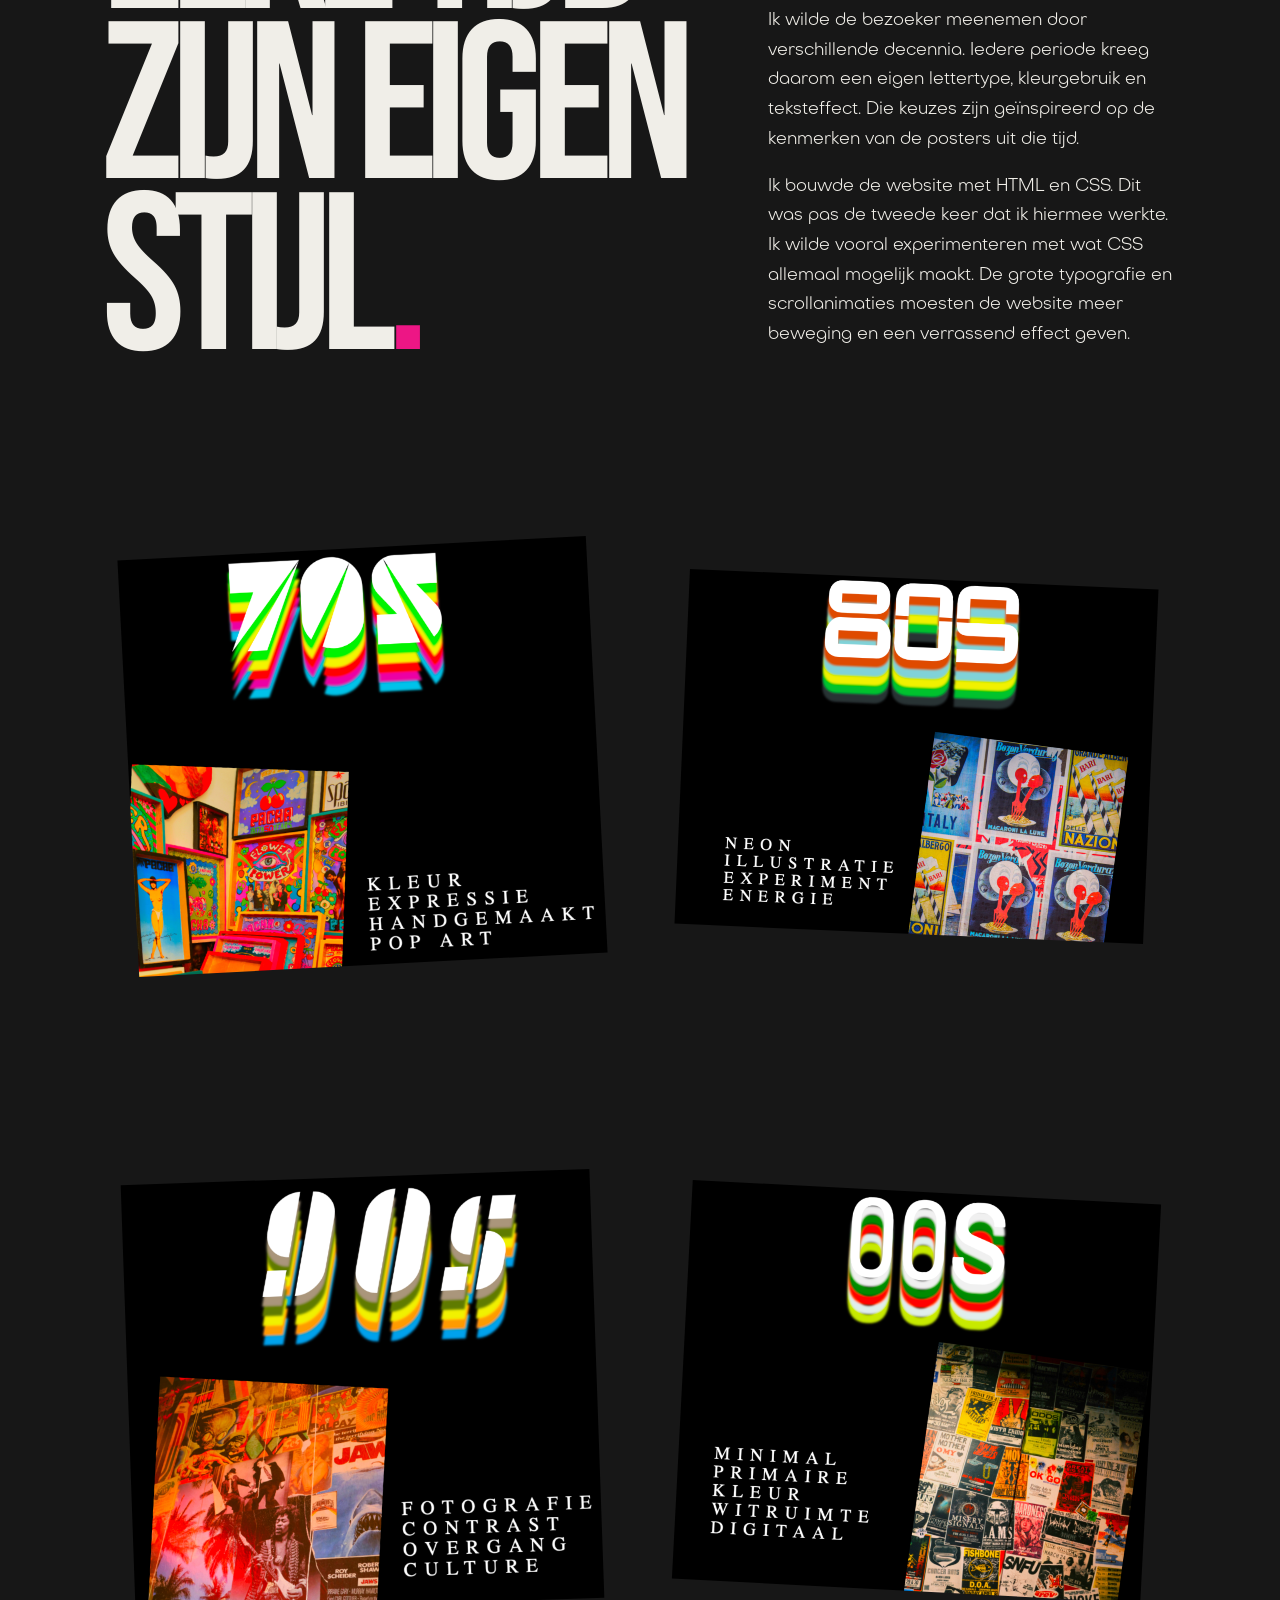
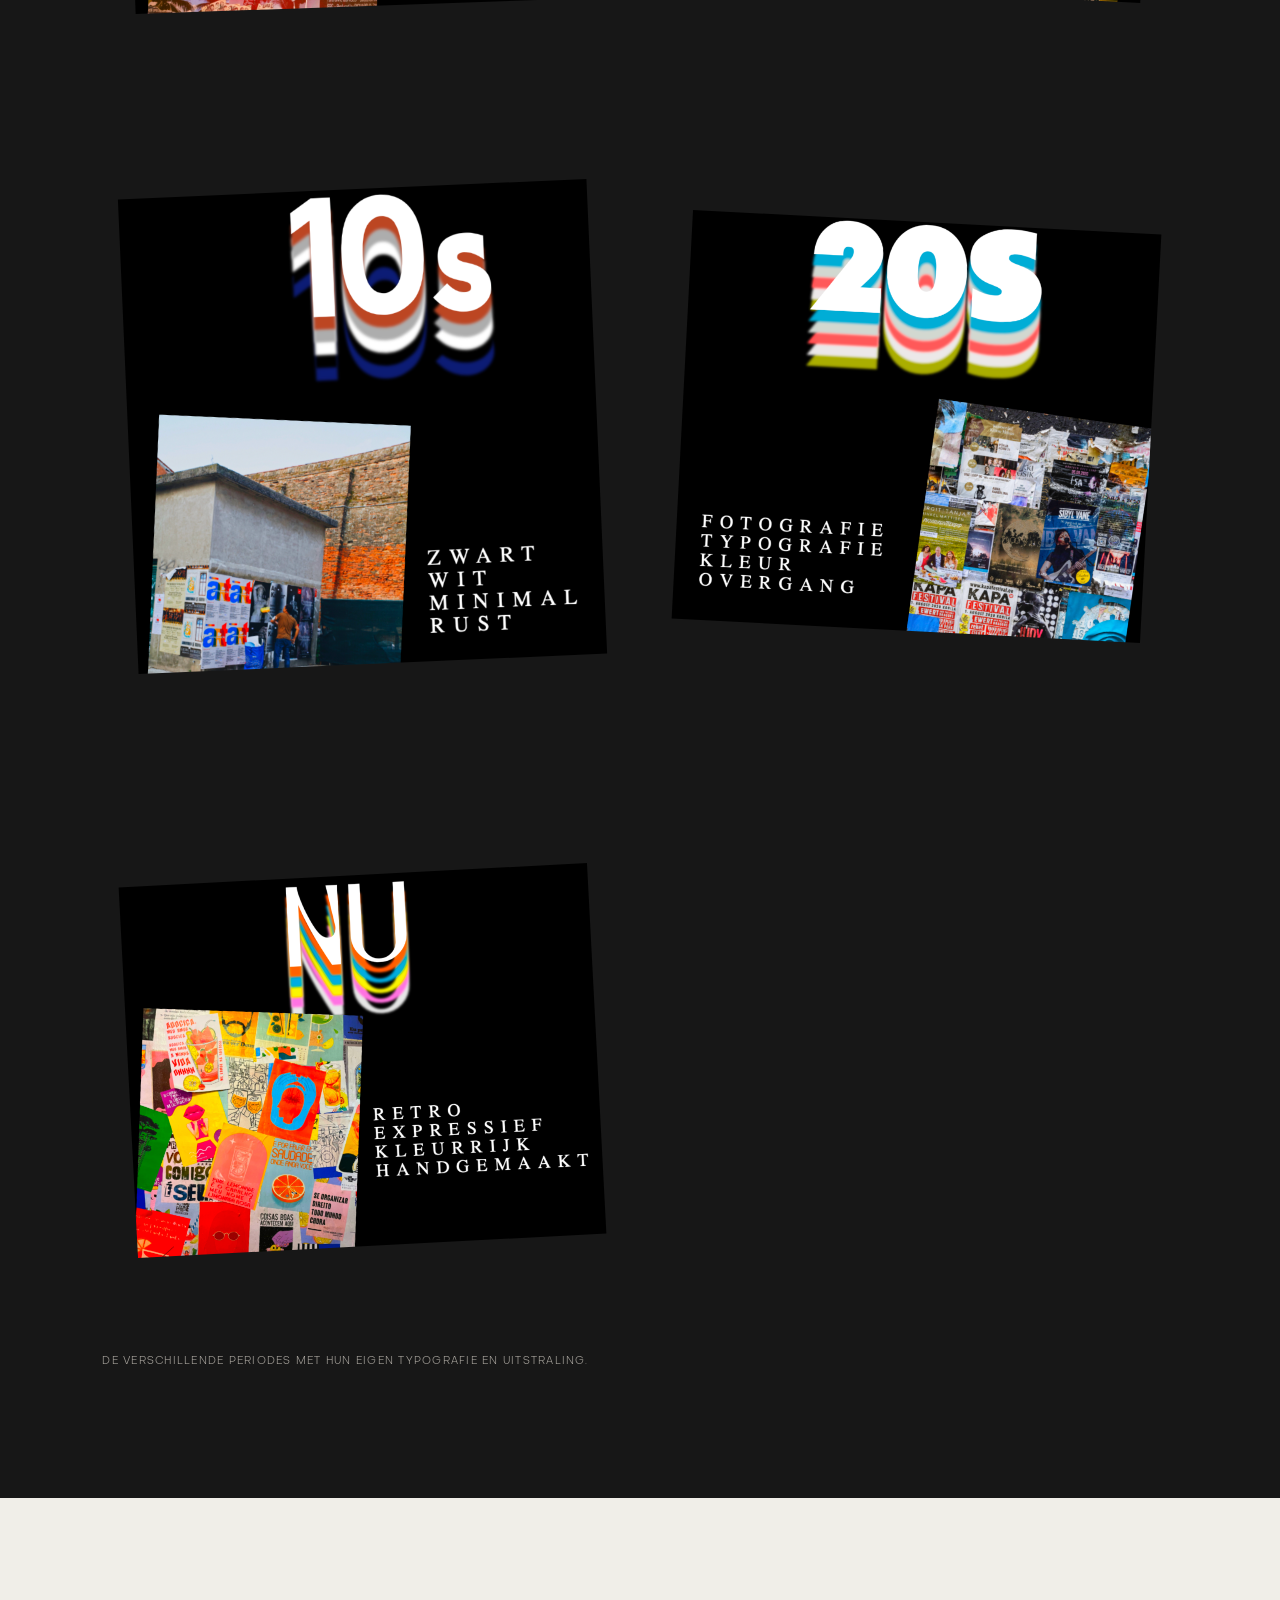
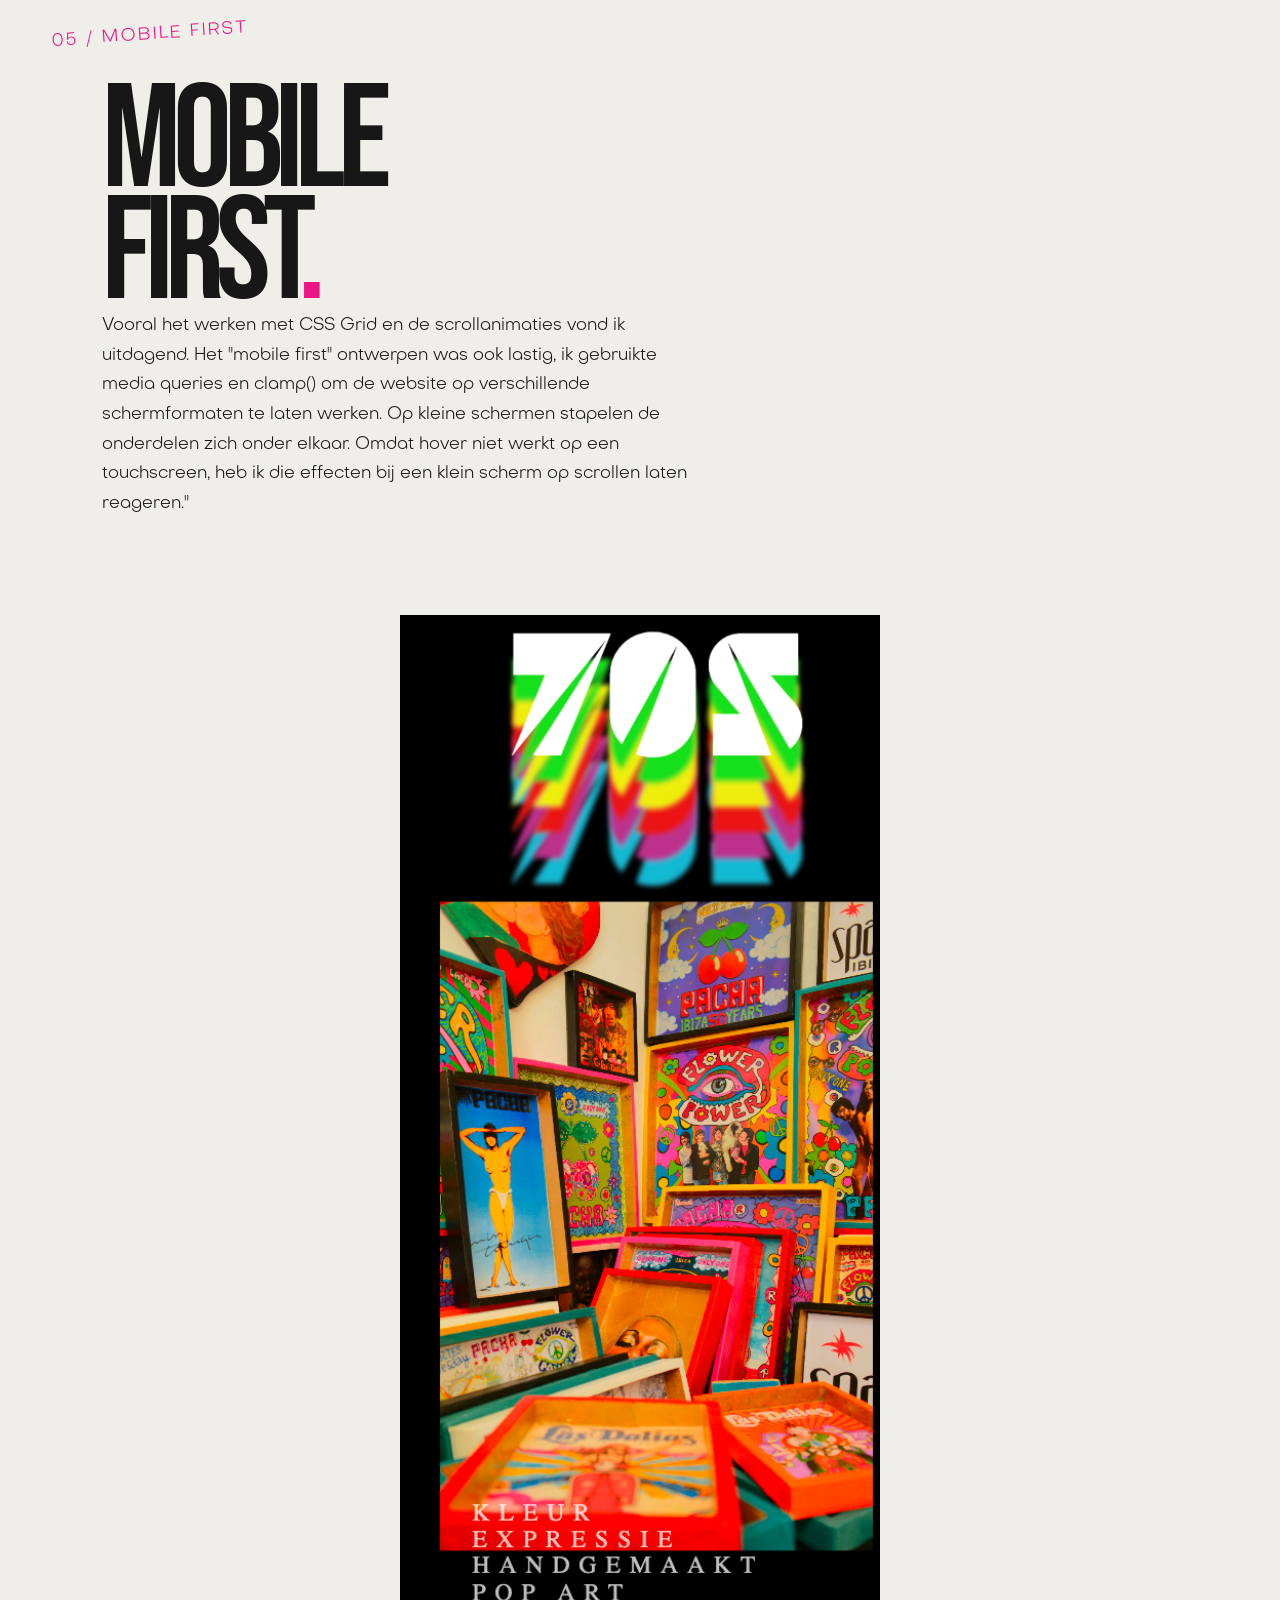
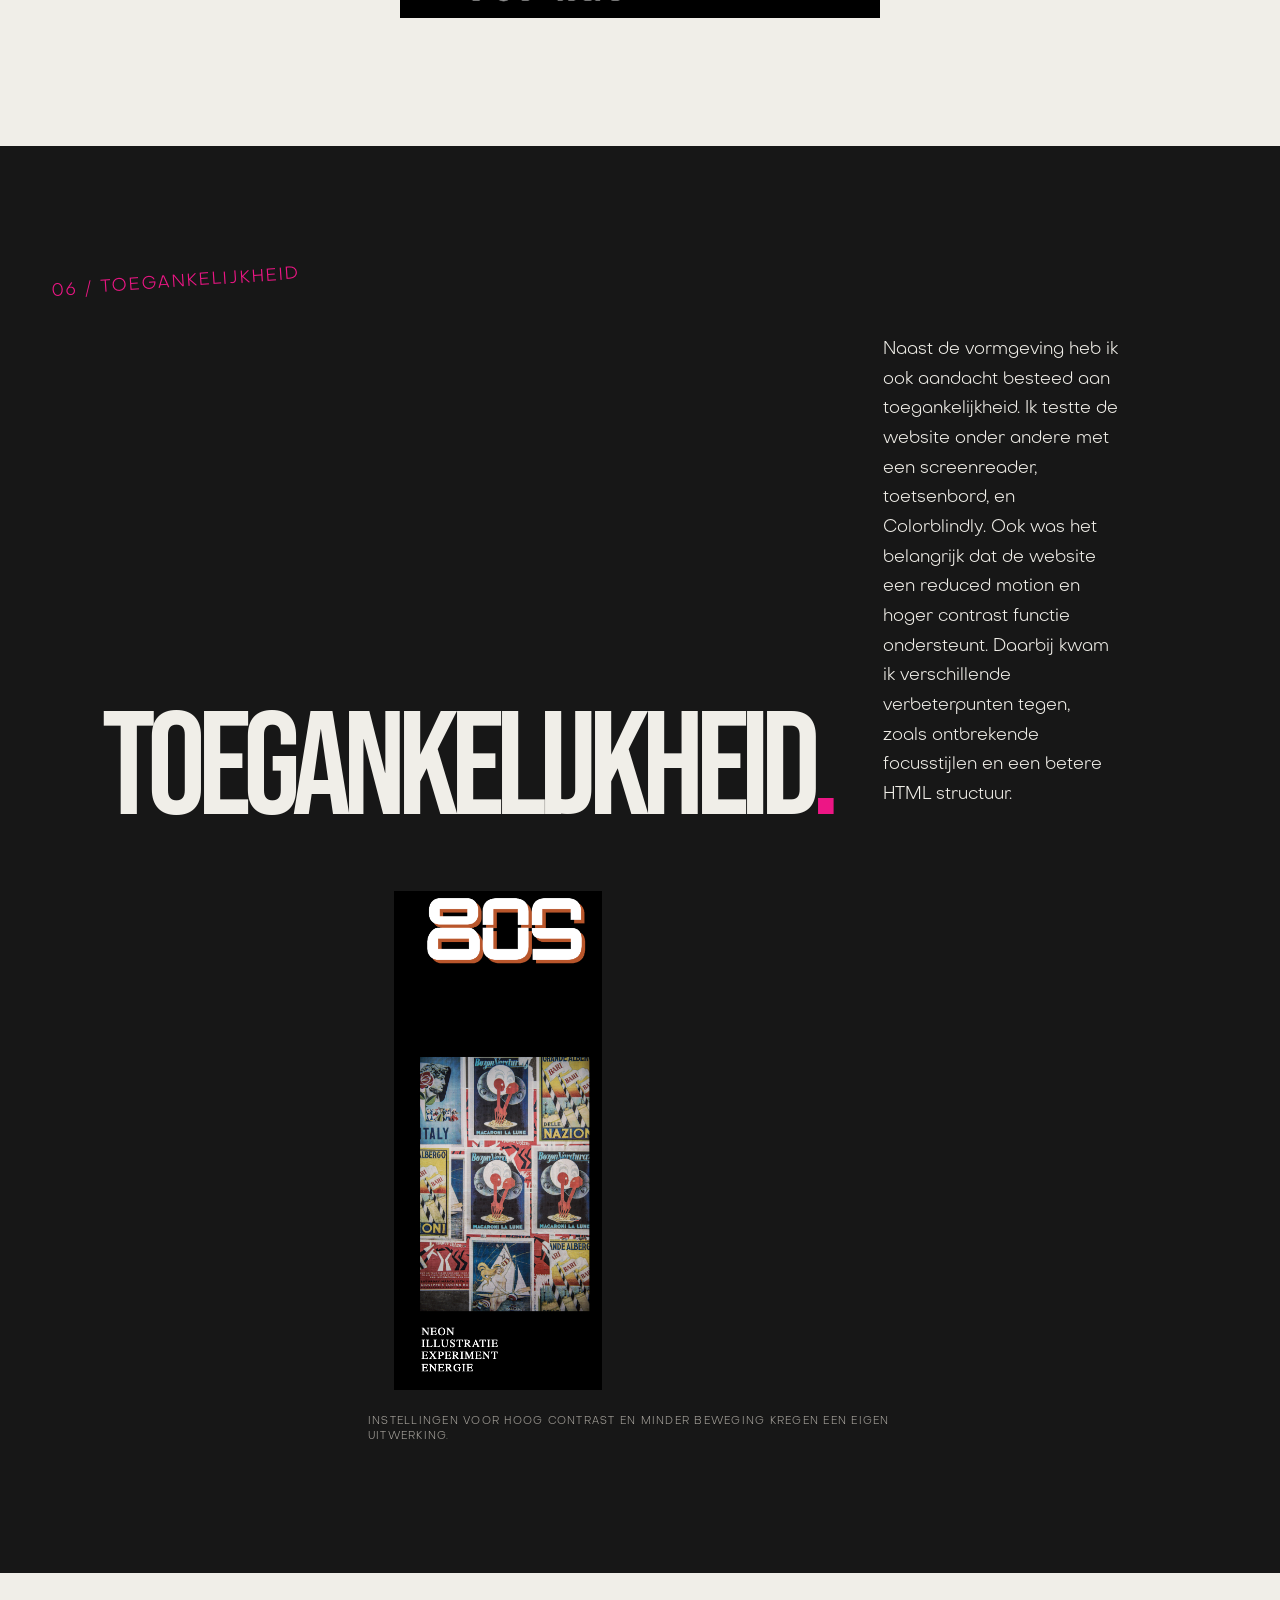
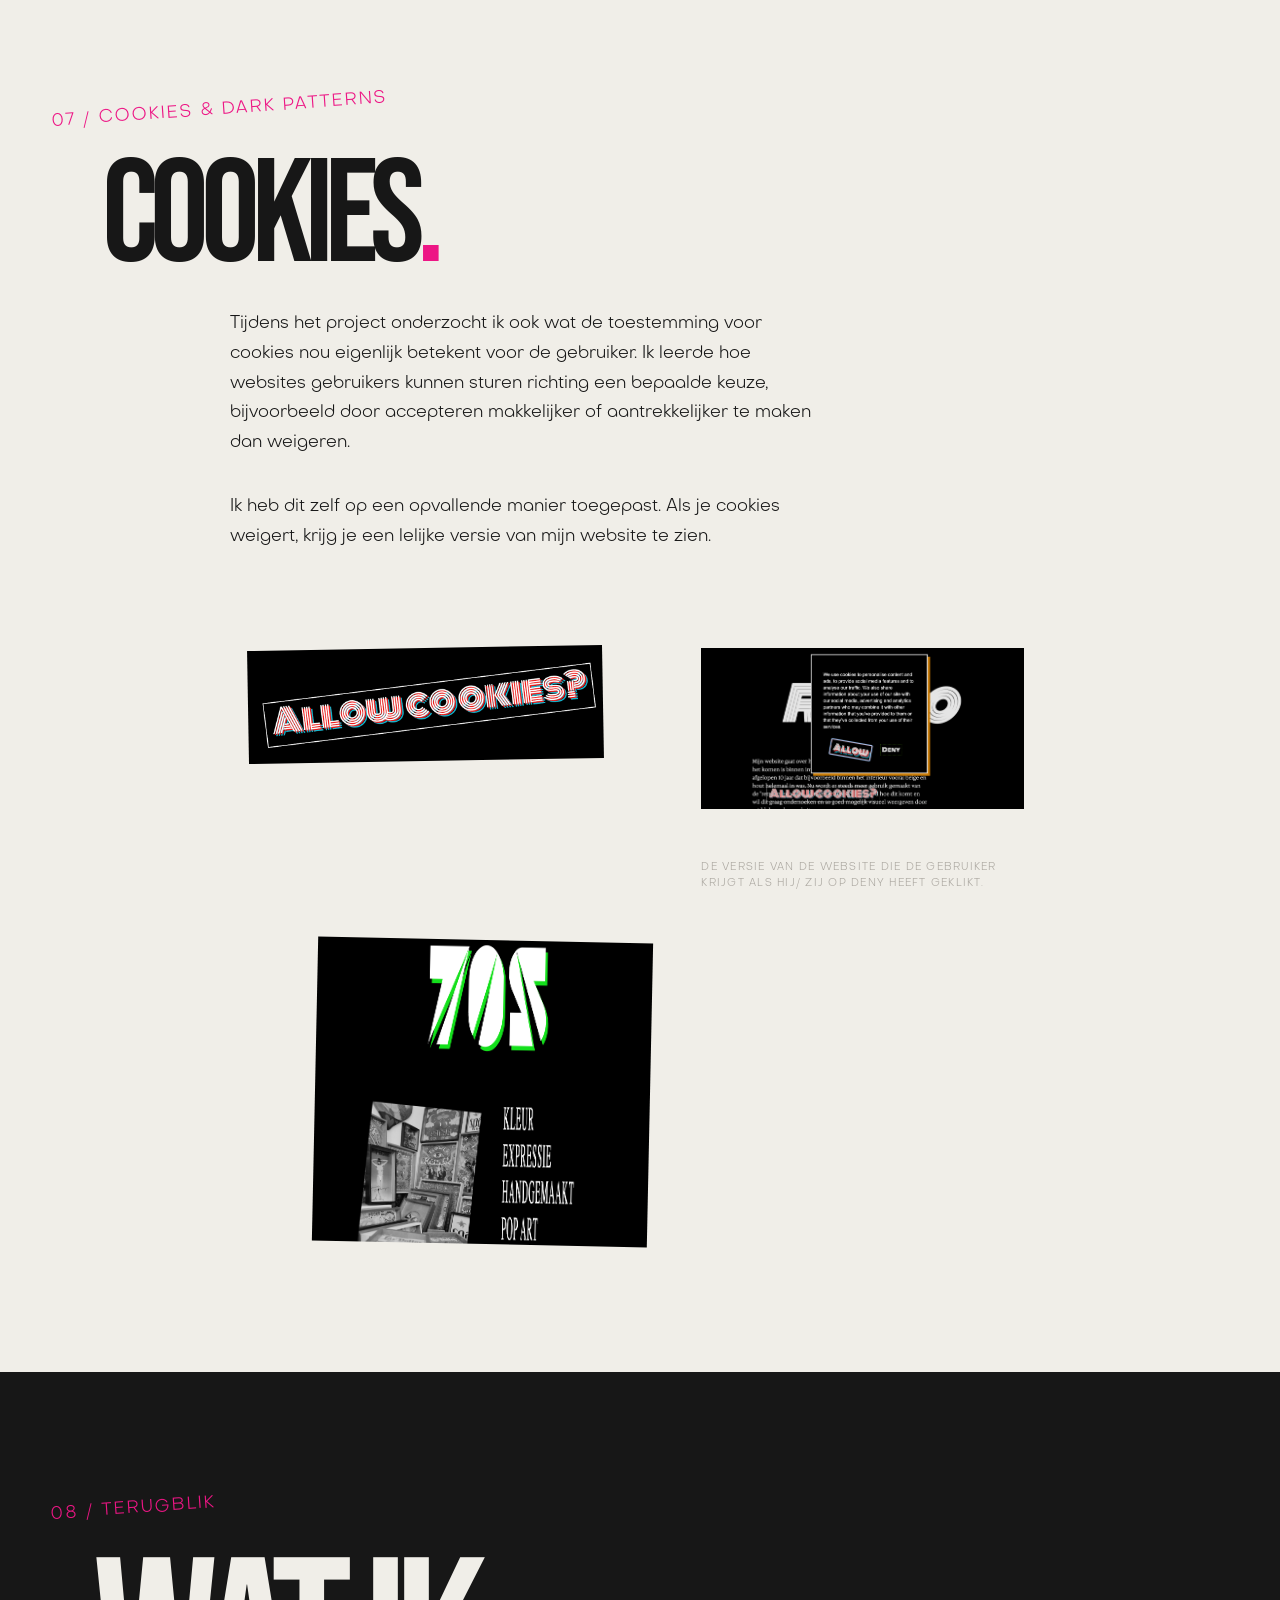
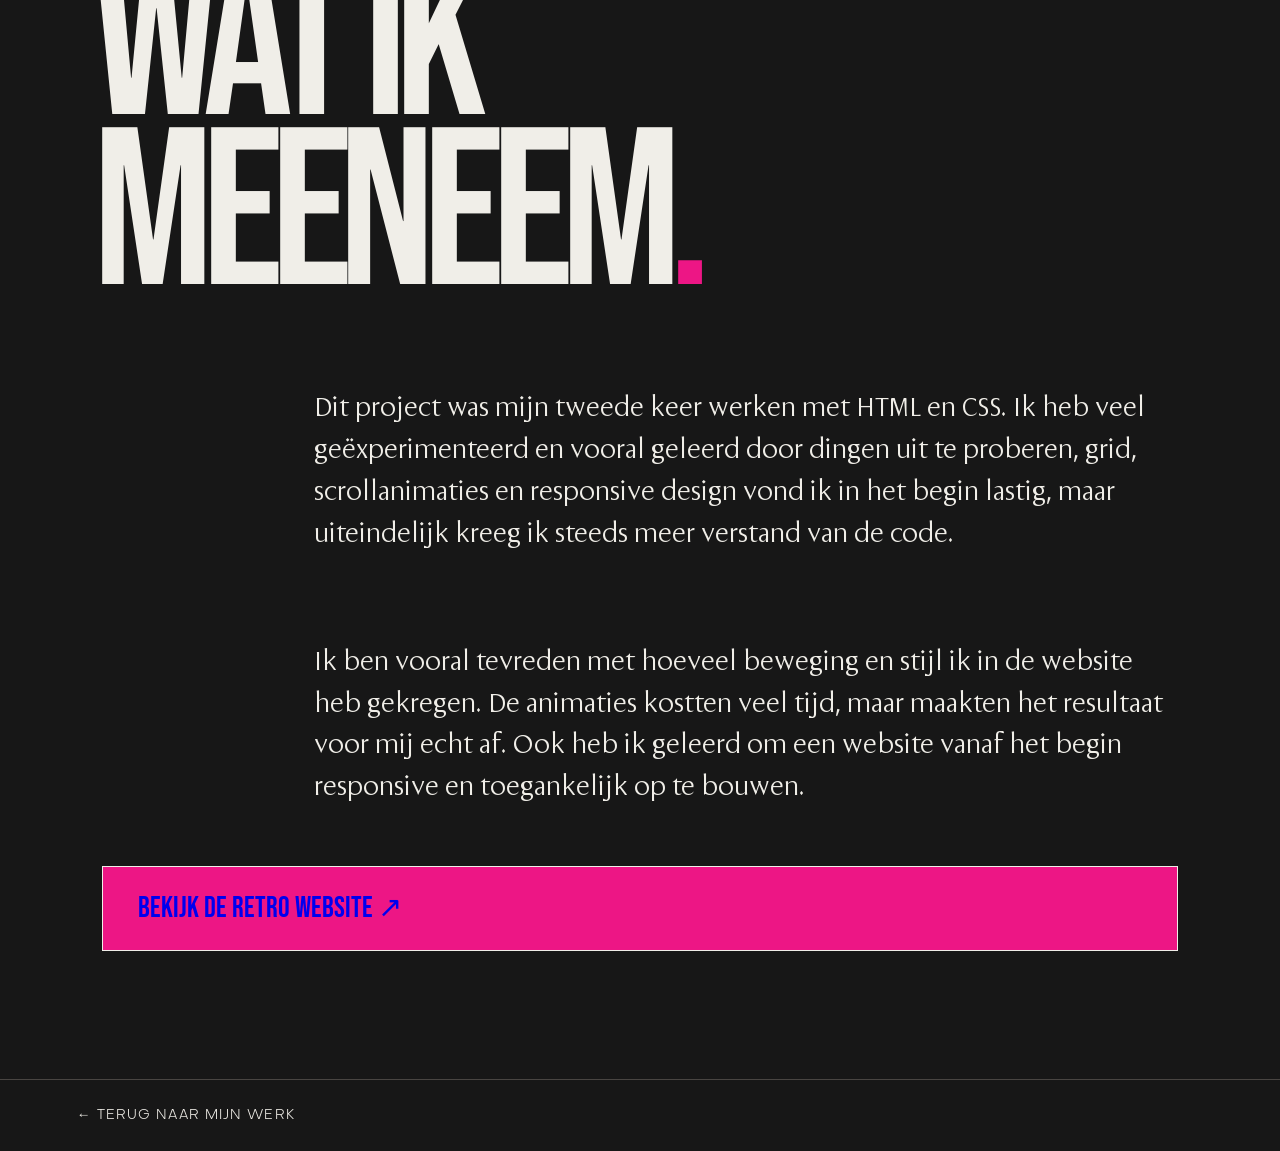
<file: projecten/retro.html>
<!doctype html>
<html lang="nl">
  <head>
    <meta charset="UTF-8" />
    <meta name="viewport" content="width=device-width, initial-scale=1.0" />
    <title>Retro project</title>
    <link rel="stylesheet" href="../style/projecten.css" />
    <link rel="icon" type="image/png" href="/assets/fotos/icon.png" />
  </head>
  <body>
    <a class="home-logo" href="../index.html" aria-label="Terug naar home">
      JVDH
    </a>

    <main class="project-page">
      <section class="project-opening">
        <p class="project-label">02 / PROJECT · DIGITAL GARDEN</p>

        <h1>
          Retro
          <span class="pink-dot">.</span>
        </h1>

        <p class="project-year">2026</p>
      </section>

      <section class="project-section introduction">
        <div class="section-number">01 / INTRODUCTIE</div>

        <div class="intro-content">
          <h2>Oud is<br />weer nieuw<span>.</span></h2>

          <div class="section-text">
            <p>
              Voor het project Digital Garden kregen we de opdracht om een eigen
              digitaal tuintje te maken rondom een onderwerp dat ons
              interesseert. Ik koos voor de terugkeer van retro.
              <br /><br />
              Toen ik net verhuisd was, zocht ik naar meubels voor mijn kamer.
              Daarbij viel het me op hoeveel retro- en vintageproducten ik
              tegenkwam. Er kwamen steeds meer winkels voorbij die zich
              specialiseerden in tweedehands en retro spullen. Dat bracht me op
              de vraag waarom retro weer zo populair lijkt te worden. Het viel
              mij niet alleen in interieur op, maar ook in posters, kleuren,
              typografie, mode en grafisch ontwerp. Ik wilde een website maken
              waarin je die verschillende stijlen door de tijd heen kunt
              ontdekken. Een plek waar oude ontwerpen opnieuw tot leven komen.
            </p>
          </div>
        </div>
      </section>

      <section class="project-section research">
        <div class="section-number">02 / ONDERZOEK</div>

        <div class="section-heading">
          <h2>alles<br />retro<span>.</span></h2>

          <p class="section-text">
            In mijn eerste onderzoek keek ik breed naar de terugkeer van retro.
            Ik verzamelde voorbeelden van interieur, kleurgebruik, typografie en
            grafisch ontwerp. Vooral posters trokken mijn aandacht.
          </p>
        </div>
        <div class="data-visual">
          <img
            src="../assets/foto-retro/inspo.png"
            alt="Verzameling van visuele inspiratie voor het project, met verschillende retrostijlen."
          />
          <img
            src="../assets/foto-retro/inspo2.png"
            alt="Verzameling van visuele inspiratie voor het project, met verschillende retrostijlen."
          />
          <p class="image-caption">Visuele inspiratie.</p>
        </div>
      </section>

      <section class="project-section opinion">
        <div class="section-number">03 / CONCEPT</div>

        <div class="section-heading">
          <h2>posters<span>.</span></h2>

          <p class="section-text">
            Mijn eerste idee was nog behoorlijk breed. Ik wilde allerlei vormen
            van retro samenbrengen op één website. Tijdens het onderzoek merkte
            ik dat ik vooral veel voorbeelden van retro-interieur vond.
          </p>

          <p class="section-text">
            Na overleg met mijn docent besloot ik me te richten op
            posterstijlen. Daardoor kon ik de verschillen tussen de periodes
            duidelijk laten zien en kreeg het concept een concretere richting.
            Dit heeft mij veel geholpen om vervolgens hierop door te gaan.
          </p>
        </div>

        <div class="opinion-images-schets">
          <img
            src="../assets/foto-retro/digischets.png"
            alt="Eerste schets van het idee voor de website."
          />

          <img
            src="../assets/foto-retro/schetsen.png"
            alt="meer schetsen over de lay-out"
          />
        </div>
      </section>

      <section class="project-section posters">
        <div class="section-number">04 / WEBSITE</div>

        <div class="poster-intro">
          <h2>Elke tijd<br />zijn eigen stijl<span>.</span></h2>

          <div>
            <p class="section-text">
              Ik wilde de bezoeker meenemen door verschillende decennia. Iedere
              periode kreeg daarom een eigen lettertype, kleurgebruik en
              teksteffect. Die keuzes zijn geïnspireerd op de kenmerken van de
              posters uit die tijd.
            </p>

            <p class="section-text">
              Ik bouwde de website met HTML en CSS. Dit was pas de tweede keer
              dat ik hiermee werkte. Ik wilde vooral experimenteren met wat CSS
              allemaal mogelijk maakt. De grote typografie en scrollanimaties
              moesten de website meer beweging en een verrassend effect geven.
            </p>
          </div>
        </div>

        <div class="poster-grid retro-grid">
          <img
            src="../assets/foto-retro/70s.png"
            alt="scherm website van de 70s"
          />

          <img
            src="../assets/foto-retro/80s.png"
            alt="scherm website van de 80s"
          />

          <img
            src="../assets/foto-retro/90s.png"
            alt="scherm website van de 90s"
          />

          <img
            src="../assets/foto-retro/00s.png"
            alt="scherm website van de 00s."
          />

          <img
            src="../assets/foto-retro/10s.png"
            alt="scherm website van de 10s"
          />

          <img
            src="../assets/foto-retro/20s.png"
            alt="scherm website van de 20s"
          />
          <img src="../assets/foto-retro/nu.png" alt="scherm website van nu" />
        </div>
        <p class="image-caption">
          De verschillende periodes met hun eigen typografie en uitstraling.
        </p>
      </section>

      <section class="project-section website">
        <div class="section-number">05 / MOBILE FIRST</div>
        <h2>mobile<br />first<span>.</span></h2>

        <p class="section-text">
          Vooral het werken met CSS Grid en de scrollanimaties vond ik
          uitdagend. Het "mobile first" ontwerpen was ook lastig, ik gebruikte
          media queries en clamp() om de website op verschillende schermformaten
          te laten werken. Op kleine schermen stapelen de onderdelen zich onder
          elkaar. Omdat hover niet werkt op een touchscreen, heb ik die effecten
          bij een klein scherm op scrollen laten reageren."
        </p>

        <img
          src="../assets/foto-retro/mobile.png"
          alt="Mobiele weergave van de website."
        />

        <p class="section-text"></p>
      </section>

      <section class="project-section research">
        <div class="section-number">06 / TOEGANKELIJKHEID</div>

        <div class="section-heading">
          <h2>toegankelijkheid<span>.</span></h2>

          <p class="section-text">
            Naast de vormgeving heb ik ook aandacht besteed aan
            toegankelijkheid. Ik testte de website onder andere met een
            screenreader, toetsenbord, en Colorblindly. Ook was het belangrijk
            dat de website een reduced motion en hoger contrast functie
            ondersteunt. Daarbij kwam ik verschillende verbeterpunten tegen,
            zoals ontbrekende focusstijlen en een betere HTML structuur.
          </p>
        </div>

        <div class="data-visual">
          <img
            src="../assets/foto-retro/contrast.png"
            alt="Voorbeeld van de toegankelijkheidsinstellingen en aanpassingen op de website."
          />
          <p class="image-caption">
            Instellingen voor hoog contrast en minder beweging kregen een eigen
            uitwerking.
          </p>
        </div>
      </section>

      <section class="project-section opinion">
        <div class="section-number">07 / COOKIES & DARK PATTERNS</div>

        <div class="section-heading">
          <h2>cookies<span>.</span></h2>

          <p class="section-text">
            Tijdens het project onderzocht ik ook wat de toestemming voor
            cookies nou eigenlijk betekent voor de gebruiker. Ik leerde hoe
            websites gebruikers kunnen sturen richting een bepaalde keuze,
            bijvoorbeeld door accepteren makkelijker of aantrekkelijker te maken
            dan weigeren.
          </p>

          <p class="section-text">
            Ik heb dit zelf op een opvallende manier toegepast. Als je cookies
            weigert, krijg je een lelijke versie van mijn website te zien.
          </p>
        </div>

        <div class="website-images">
          <img
            src="../assets/foto-retro/cookieknop.png"
            alt="De knop op de website."
          />

          <img
            src="../assets/foto-retro/cookie-keuze.png"
            alt="Het keuzemenu waar de gebruiker kan kiezenof ze de cookies accepteren of niet."
          />
          <img
            src="../assets/foto-retro/denymode.png"
            alt="De versie van de website die de gebruiker krijgt als hij/ zij op deny heeft geklikt."
          />
          <p class="image-caption">
            De versie van de website die de gebruiker krijgt als hij/ zij op
            deny heeft geklikt.
          </p>
        </div>
      </section>

      <section class="project-section reflection">
        <div class="section-number">08 / TERUGBLIK</div>

        <h2>Wat ik<br />meeneem<span>.</span></h2>

        <p class="reflection-text">
          Dit project was mijn tweede keer werken met HTML en CSS. Ik heb veel
          geëxperimenteerd en vooral geleerd door dingen uit te proberen, grid,
          scrollanimaties en responsive design vond ik in het begin lastig, maar
          uiteindelijk kreeg ik steeds meer verstand van de code.
        </p>

        <p class="reflection-text">
          Ik ben vooral tevreden met hoeveel beweging en stijl ik in de website
          heb gekregen. De animaties kostten veel tijd, maar maakten het
          resultaat voor mij echt af. Ook heb ik geleerd om een website vanaf
          het begin responsive en toegankelijk op te bouwen.
        </p>

        <a
          class="project-link"
          href="../assets/tuintje-werkend-jip/retrotuin.html"
          target="_blank"
          rel="noopener noreferrer"
        >
          Bekijk de retro website ↗
        </a>
      </section>

      <footer class="project-footer">
        <a href="../index.html">← Terug naar mijn werk</a>
      </footer>
    </main>
  </body>
</html>
</file>
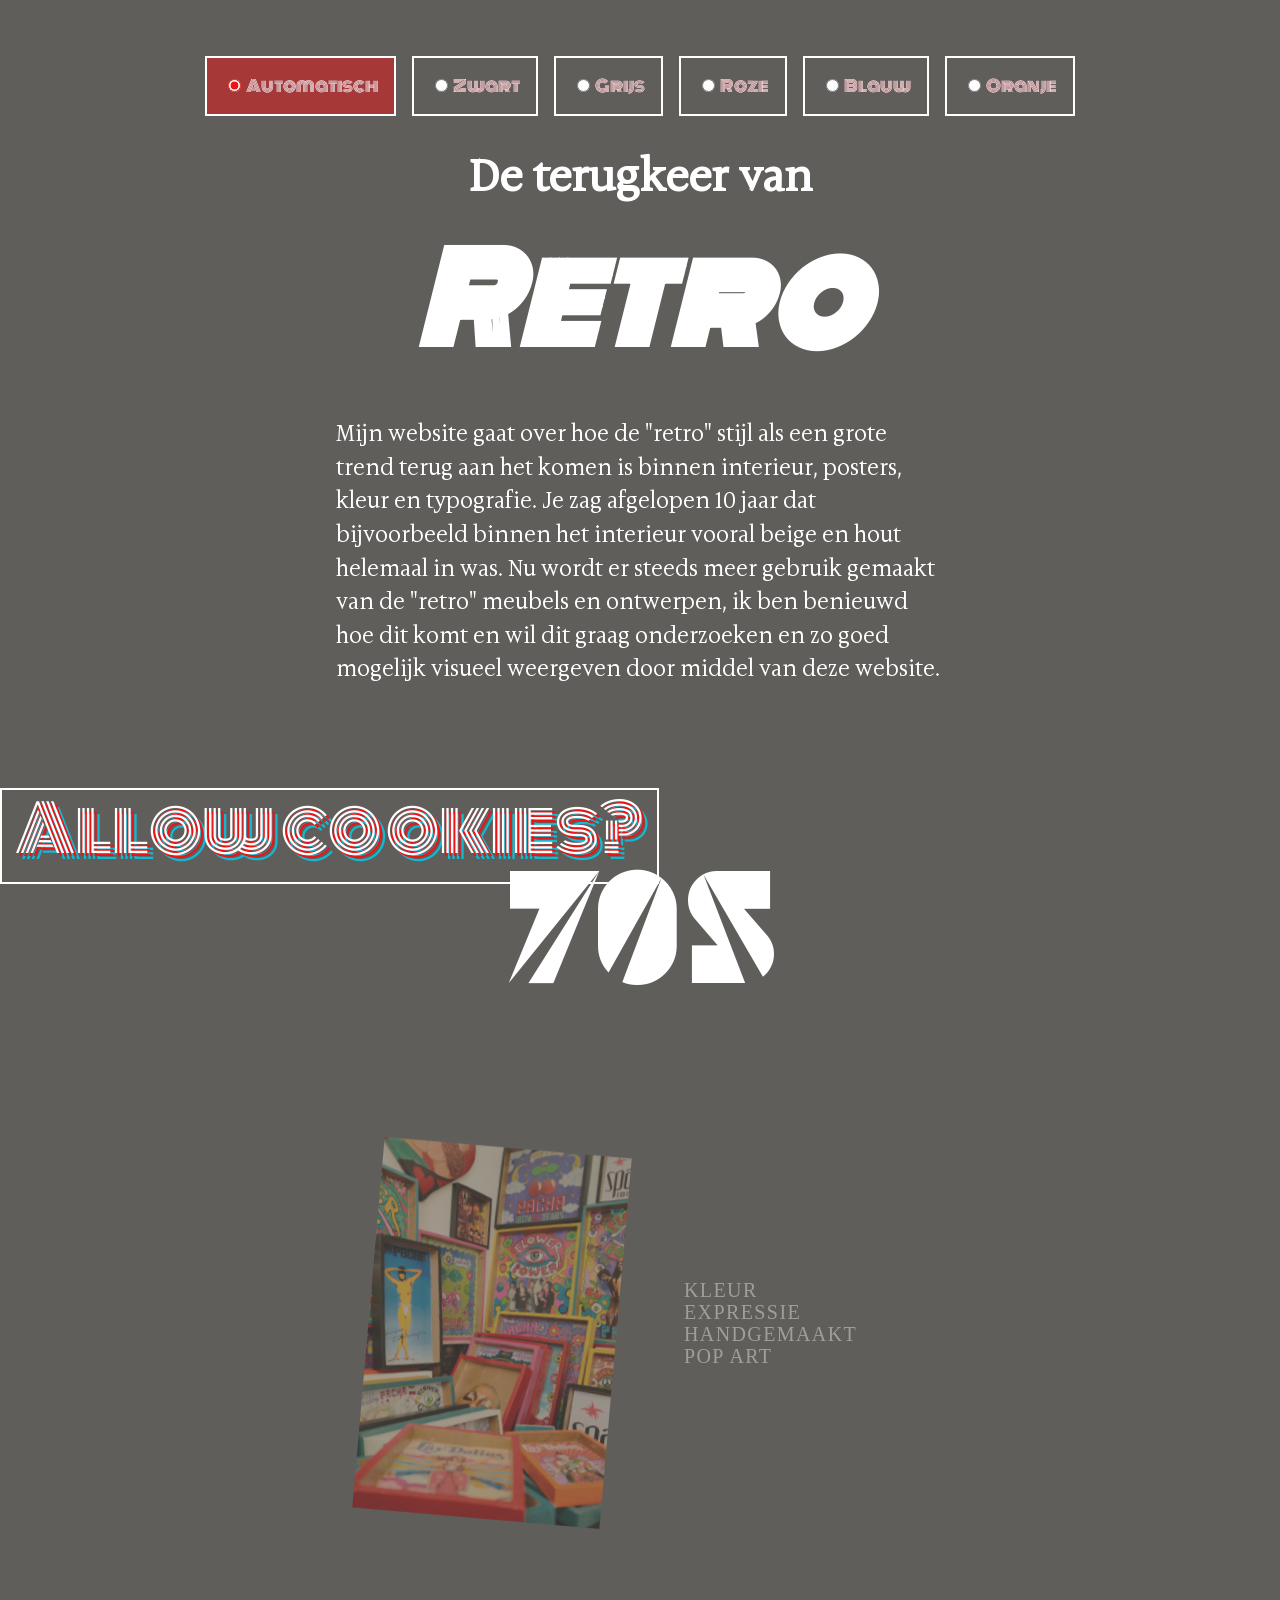
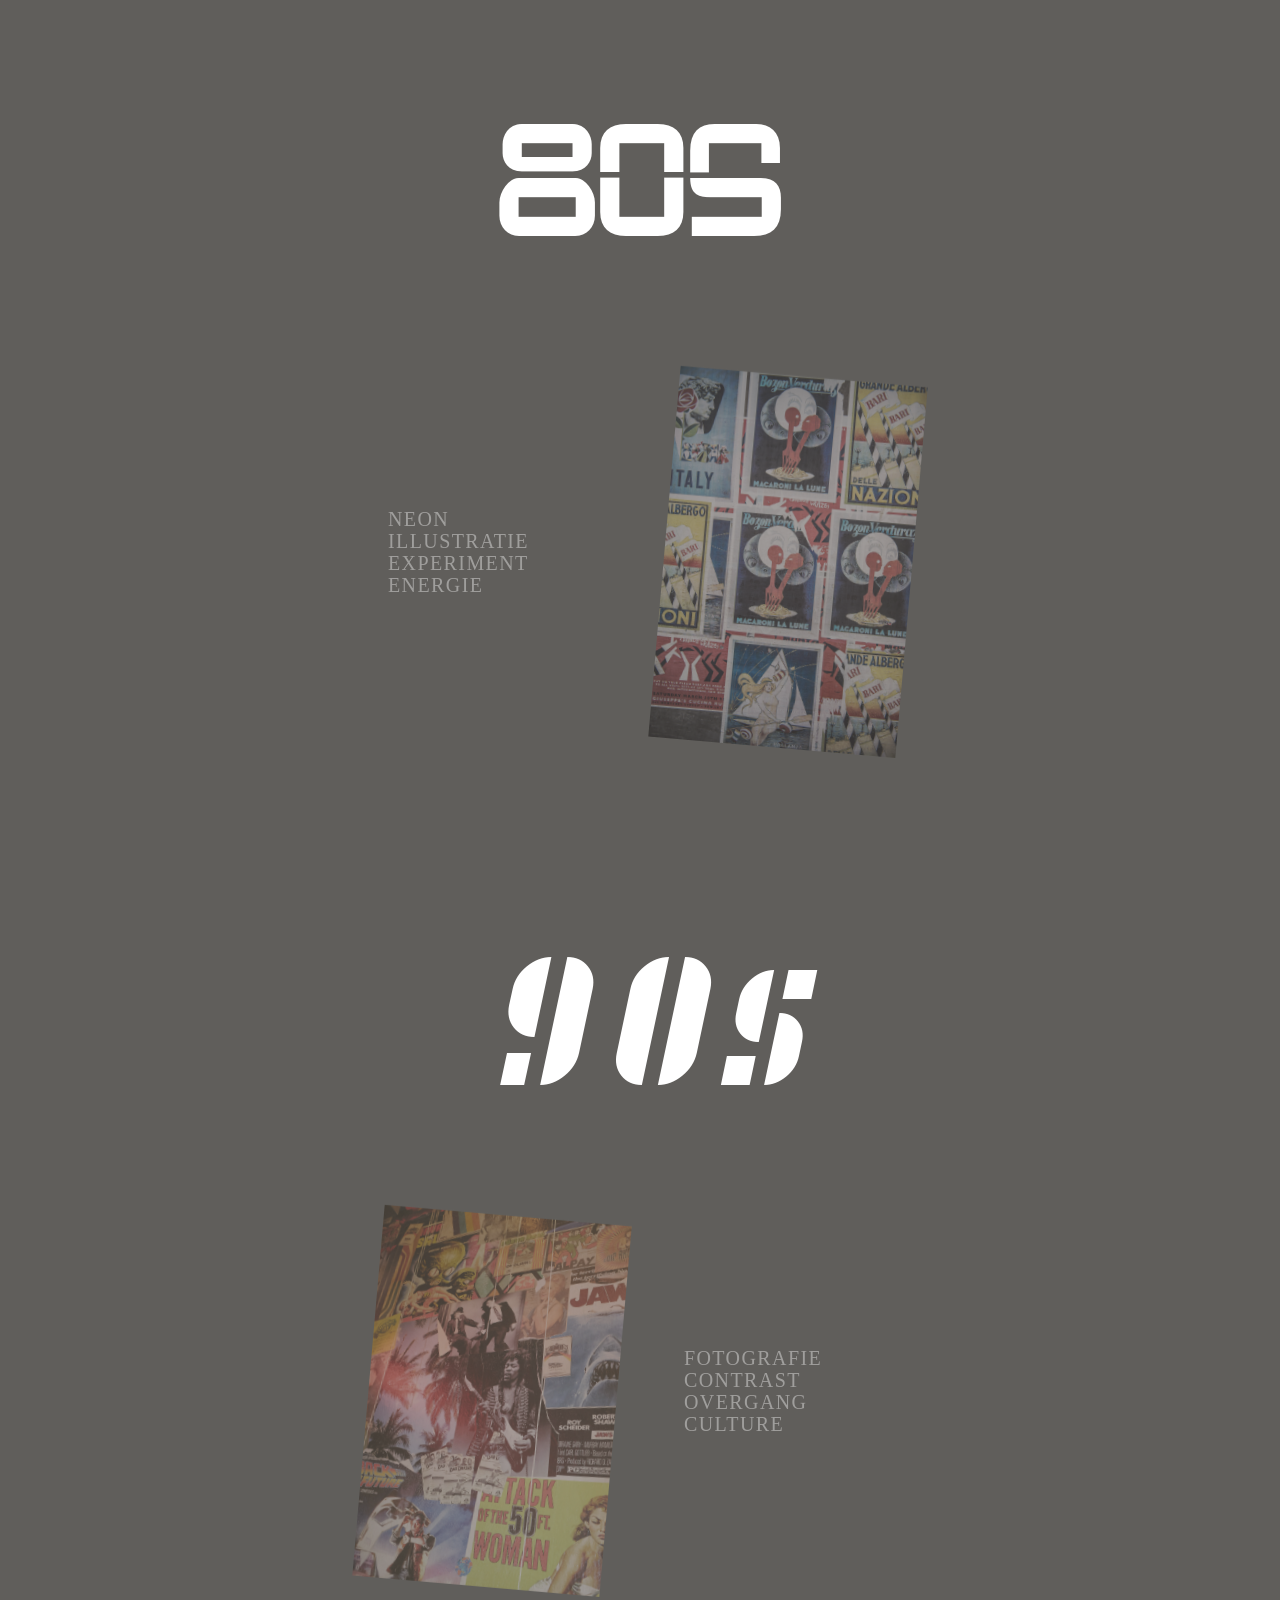
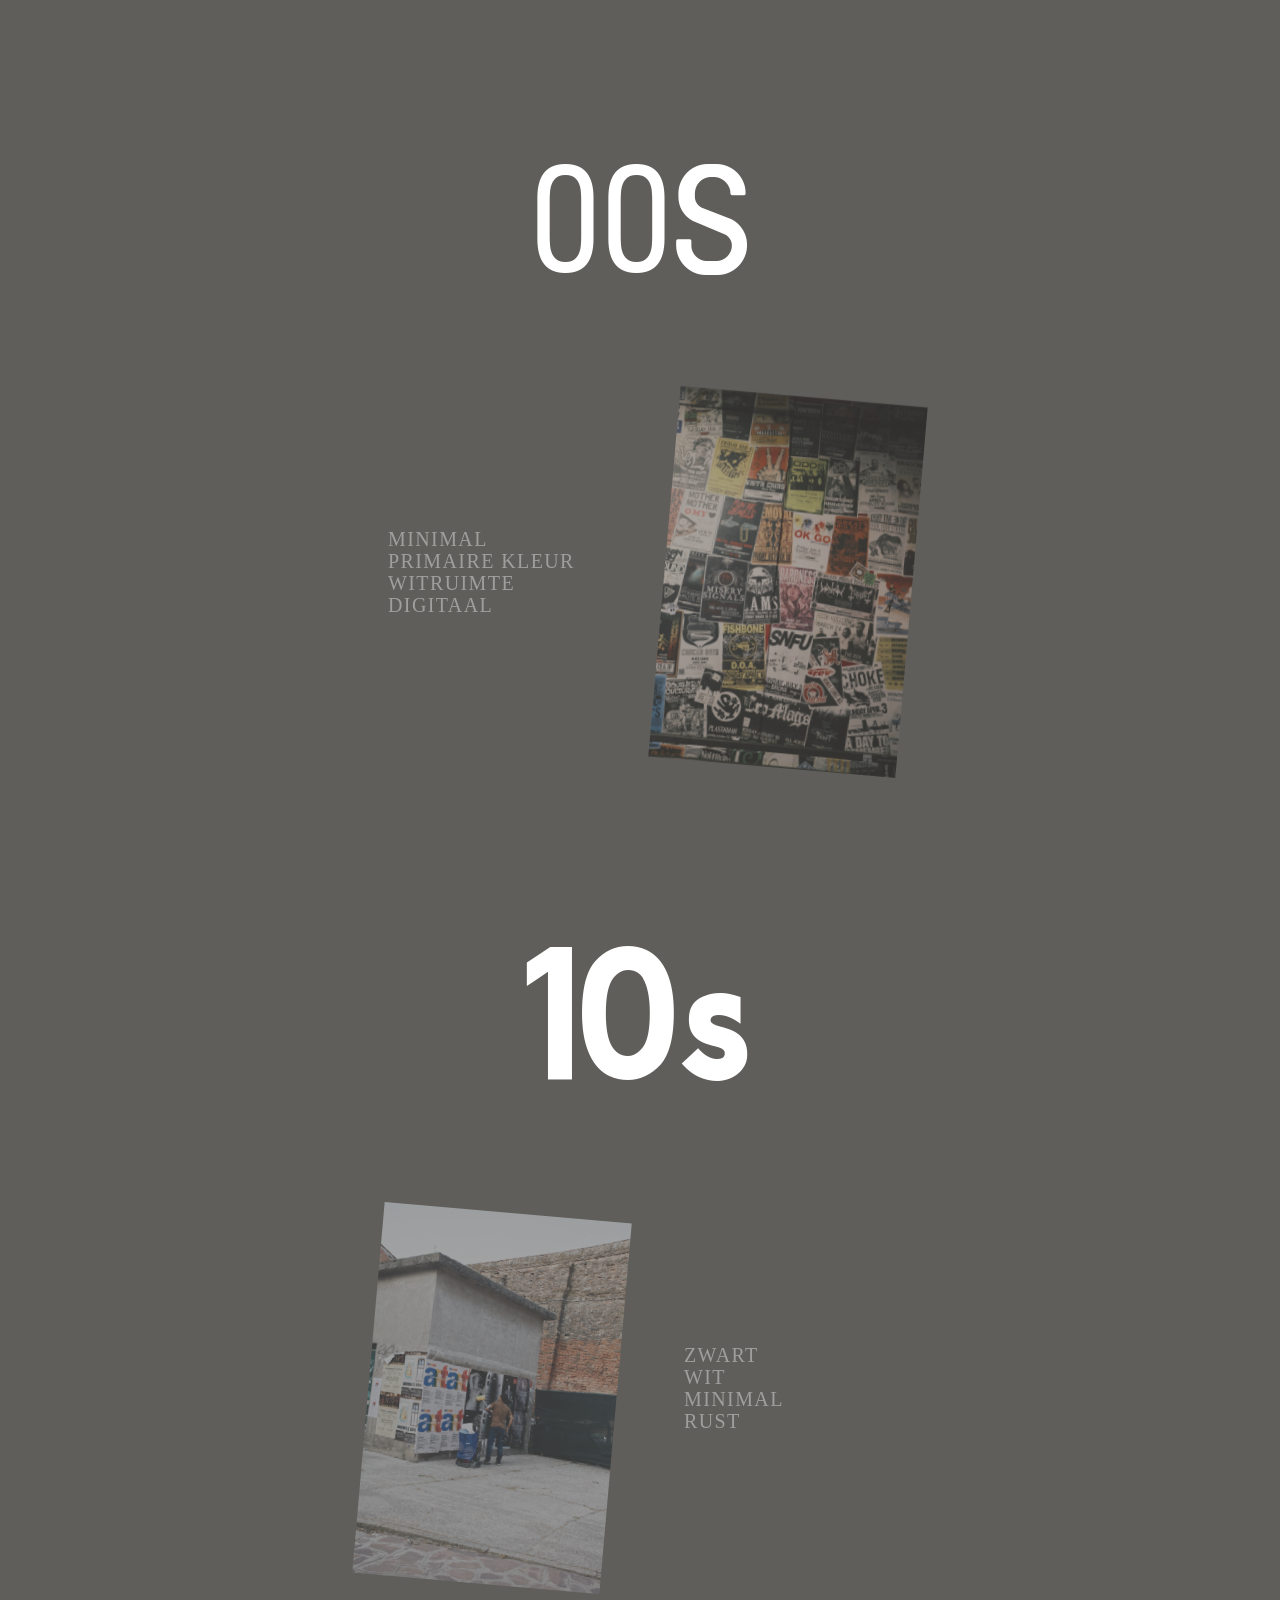
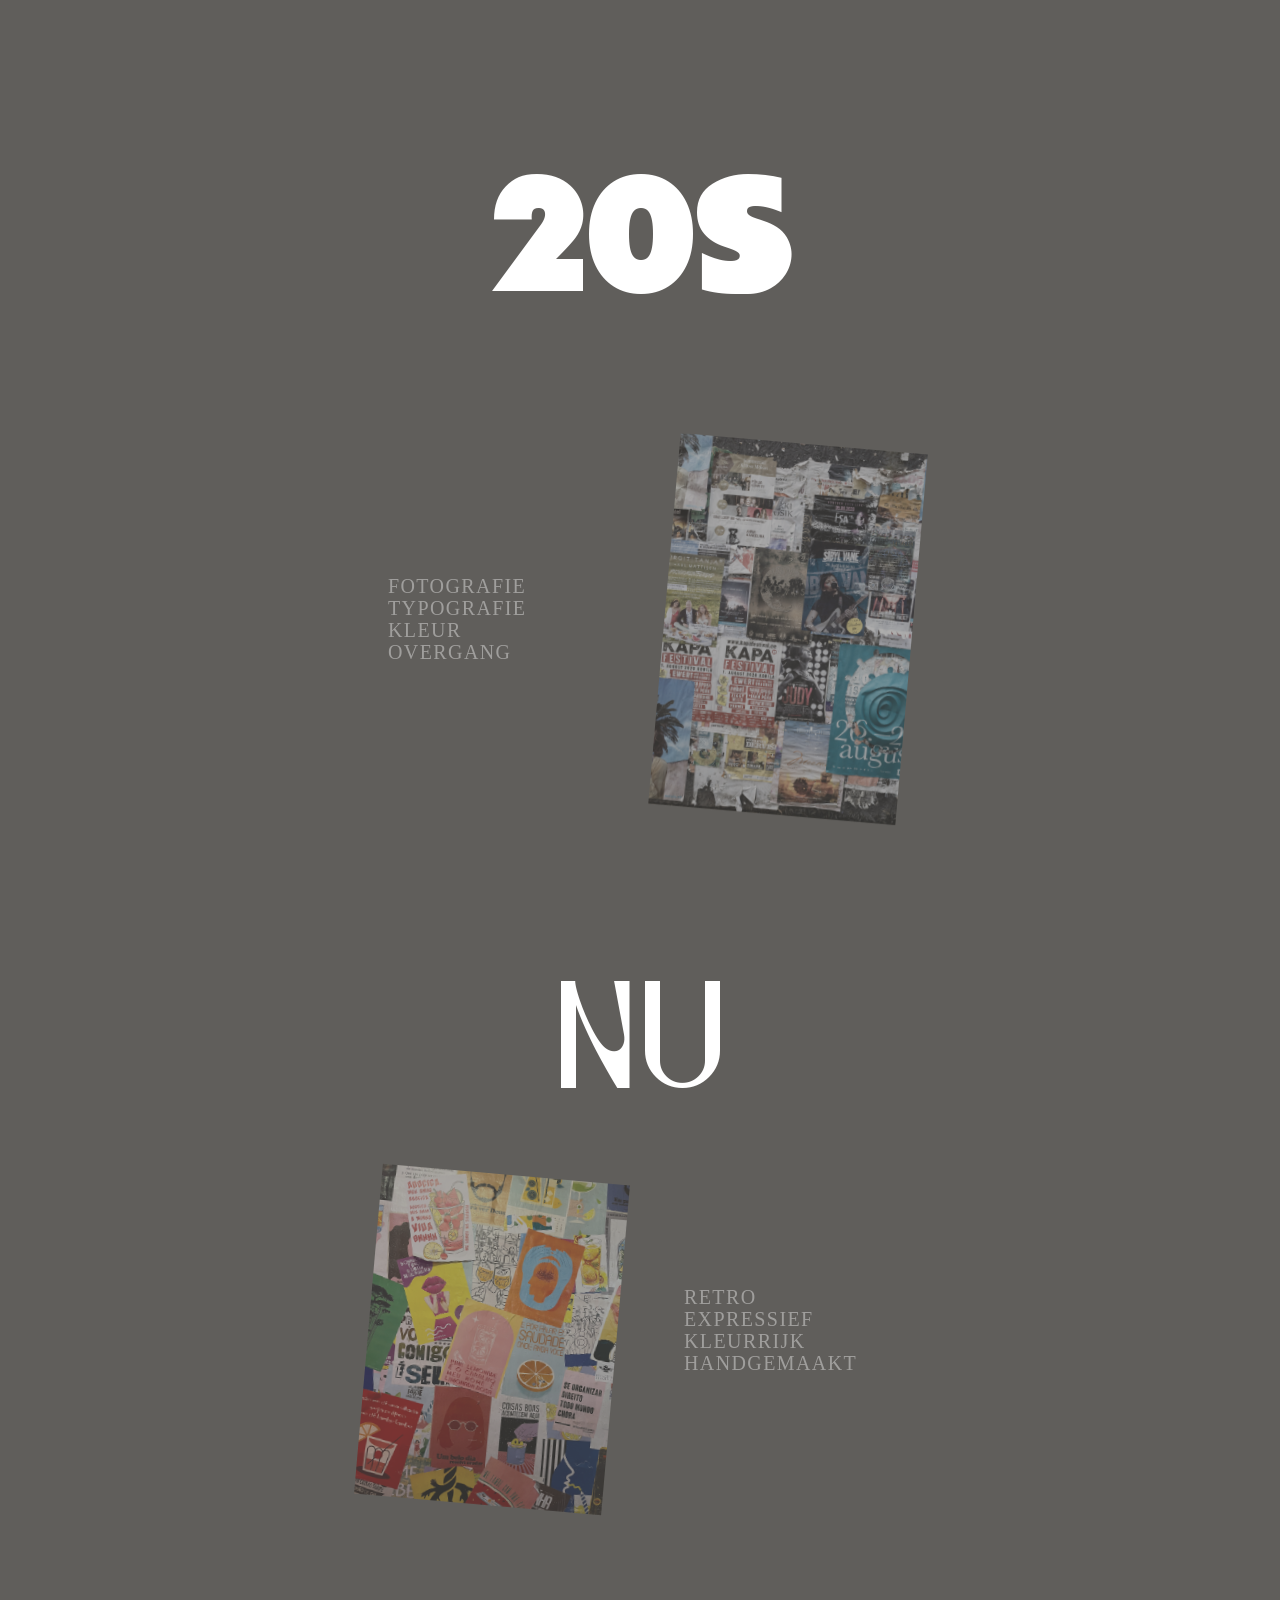
<file: assets/tuintje-werkend-jip/retrotuin.html>
<!doctype html>
<html lang="en">
  <head>
    <link rel="icon" type="image/x-icon" href="/assets/foto/icon.png" />
    <meta charset="UTF-8" />
    <meta name="viewport" content="width=device-width, initial-scale=1.0" />
    <meta name="author" content="Jip van der Horn" />
    <meta name="color-scheme" content="dark light" />

    <title>Digitaal Tuintje van Jip</title>
    <link rel="stylesheet" href="./assets/style/normal.css" />
    <script src="./assets/style/javascript.js" defer></script>

    <script
      data-page="https://jipvdhorn.nl"
      src="https://digitaaltuintje.nl/webring.js"
      defer
    ></script>
  </head>

  <form>
    <label>
      <input type="radio" name="thema" value="auto" checked />
      Automatisch
    </label>

    <label>
      <input type="radio" name="thema" value="zwart" />
      Zwart
    </label>

    <label>
      <input type="radio" name="thema" value="grijs" />
      Grijs
    </label>

    <label>
      <input type="radio" name="thema" value="roze" />
      Roze
    </label>

    <label>
      <input type="radio" name="thema" value="blauw" />
      Blauw
    </label>

    <label>
      <input type="radio" name="thema" value="oranje" />
      Oranje
    </label>
  </form>

  <body>
    <header>
      <h1>De terugkeer van <em>Retro</em></h1>
    </header>

    <main>
      <p>
        Mijn website gaat over hoe de "retro" stijl als een grote trend terug
        aan het komen is binnen interieur, posters, kleur en typografie. Je zag
        afgelopen 10 jaar dat bijvoorbeeld binnen het interieur vooral beige en
        hout helemaal in was. Nu wordt er steeds meer gebruik gemaakt van de
        "retro" meubels en ontwerpen, ik ben benieuwd hoe dit komt en wil dit
        graag onderzoeken en zo goed mogelijk visueel weergeven door middel van
        deze website.
      </p>

      <section>
        <h2><button>70s</button></h2>

        <figure>
          <img
            src="assets/foto/70s.jpg"
            alt="een afbeelding van meerdere posters, heel felle en veel kleur, een striptekeningstijl (pop art) is aangehpuden voor deze posters."
          />
          <figcaption>
            KLEUR<br />
            EXPRESSIE<br />
            HANDGEMAAKT<br />
            POP ART
          </figcaption>
        </figure>
      </section>

      <section>
        <h2><button>80s</button></h2>

        <figure>
          <img
            src="assets/foto/80s.jpg"
            alt="een afbeelding van meerdere posters, veel kleur en tekeningen valt bij alle posters op."
          />
          <figcaption>
            NEON<br />
            ILLUSTRATIE<br />
            EXPERIMENT<br />
            ENERGIE
          </figcaption>
        </figure>
      </section>

      <section>
        <h2><button>90s</button></h2>

        <figure>
          <img
            src="assets/foto/90s.jpg"
            alt="een aantal
        filmposters uit de 90s zoals jaws en back to the future."
          />
          <figcaption>
            FOTOGRAFIE<br />
            CONTRAST<br />
            OVERGANG<br />
            CULTURE
          </figcaption>
        </figure>
      </section>
      <section>
        <h2><button>00s</button></h2>

        <figure>
          <img
            src="assets/foto/00s.jpg"
            alt="een aantal posters
        uit de 2000s, het valt gelijk op dat er al iets minder kleur gebruikt
        wordt dan de vorige afbeeldingen."
          />
          <figcaption>
            MINIMAL<br />
            PRIMAIRE KLEUR<br />
            WITRUIMTE<br />
            DIGITAAL
          </figcaption>
        </figure>
      </section>

      <section>
        <h2><button>10s</button></h2>

        <figure>
          <img
            src="assets/foto/10s.jpg"
            alt="een
        aantal posters uit de 2010s, er is vrijwel geen kleur en geen
        afbeeldingen/ tekeningen. alleen maar tekst en bijna alles zwart - wit,
        heel af en toe een poster met een beetje kleur in de tekst maar verder
        niks."
          />
          <figcaption>
            ZWART<br />
            WIT<br />
            MINIMAL<br />
            RUST
          </figcaption>
        </figure>
      </section>

      <section>
        <h2><button>20s</button></h2>

        <figure>
          <img
            src="assets/foto/20s.jpg"
            alt="een aantal posters uit 2020s, de kleur komt al iets meer terug. Je ziet dat we in deze periode een beetje in de overgangsfase zitten van vrijwel geen kleur naar weer wat meer kleurgebruik gaan, wel vaak maar maximaal 1 kleur per poster maar het is wel weer aanwezig."
          />
          <figcaption>
            FOTOGRAFIE<br />
            TYPOGRAFIE<br />
            KLEUR<br />
            OVERGANG
          </figcaption>
        </figure>
      </section>

      <section>
        <h2><button>nu</button></h2>

        <figure>
          <img
            src="assets/foto/nu.jpg"
            alt="een aantal posters die van nu zijn, de kleur is weer helemaal terug aan het komen in de ontwerpen. Je ziet meer getekende afbeeldingen en er wordt weer meerdere kleur per poster gebruikt."
          />
          <figcaption>
            RETRO<br />
            EXPRESSIEF<br />
            KLEURRIJK<br />
            HANDGEMAAKT
          </figcaption>
        </figure>
      </section>
    </main>

    <footer>
      <nav>
        <button commandfor="cookieModal" command="show-modal">
          <span>Allow cookies?</span>
        </button>
      </nav>
    </footer>

    <dialog id="cookieModal">
      <form method="dialog">
        <p lang="en">
          We use cookies to personalise content and ads, to provide social media
          features and to analyse our traffic. We also share information about
          your use of our site with our social media, advertising and analytics
          partners who may combine it with other information that you’ve
          provided to them or that they’ve collected from your use of their
          services. 
        </p>
        <button onclick="setCookie()">Allow</button>
        <button onclick="unsetCookie()">Deny</button>
      </form>
    </dialog>
  </body>
</html>
</file>
<file: style/style.css>
/* MARK: fonts */

@font-face {
  font-family: seraph;
  src: url(/assets/fonts/SeraphsVF.woff2);
}

@font-face {
  font-family: bebas;
  src: url(/assets/fonts/BebasNeue-Regular.ttf);
}

@font-face {
  font-family: octarine;
  src: url(/assets/fonts/Octarine-Bold.otf);
}

@font-face {
  font-family: octarinelight;
  src: url(/assets/fonts/Octarine-Light.otf);
}

/* MARK: kleuren */

:root {
  --black: #171717;
  --pink: #ed1685;
  --white: #f0eee8;
  --orange: #e58e0b;

  --step--2: clamp(0.5252rem, 0.7509rem + -0.2507cqi, 0.6944rem);
  --step--1: clamp(0.8333rem, 0.8278rem + 0.0244cqi, 0.8498rem);
  --step-0: clamp(0.872rem, 0.695rem + 2.8556cqi, 1.175rem);
  --step-1: clamp(1.2rem, 0.8584rem + 4.5181cqi, 2.2248rem);
  --step-2: clamp(1.44rem, 0.7201rem + 3.1995cqi, 3.5996rem);
  --step-3: clamp(1.728rem, 0.3626rem + 6.0685cqi, 5.8242rem);
  --step-4: clamp(2.0736rem, -0.3764rem + 10.8889cqi, 9.4236rem);
  --step-5: clamp(3.4883rem, -1.2647rem + 28.9023cqi, 15.2474rem);
}

/* MARK: basis */

body {
  margin: 0;
  background: var(--black);
  color: var(--white);
}

html {
  scroll-behavior: smooth;
}

img {
  max-width: 100%;
  height: auto;
  display: block;
}

/* MARK: beginscherm */

.beginscherm {
  position: relative;
  min-height: 100svh;
  box-sizing: border-box;
  padding: 1.25em 1.25em 2em;

  display: grid;
  grid-template-columns: repeat(6, 1fr);
  grid-template-rows: auto 1fr auto;
  overflow: hidden;
}

/* MARK: header */

header {
  grid-column: 1 / -1;

  display: flex;
  justify-content: space-between;
  align-items: center;

  font-family: octarinelight, sans-serif;
  font-size: var(--step--1);
  text-transform: uppercase;
  letter-spacing: 0.1em;
  gap: 2em;
}

/* MARK: intro */

.intro {
  grid-column: 1 / -1;
  align-self: center;
}

.intro h1 {
  margin: 0;
  font-family: bebas, sans-serif;
  font-size: var(--step-5);
  font-weight: normal;
  line-height: 0.78;
  letter-spacing: -0.05em;
  text-transform: uppercase;
  display: flex;
  flex-direction: column;
  align-items: center;
}

.intro h1 span {
  display: block;
}

.intro h1 span:nth-child(1) {
  align-self: flex-start;
  text-shadow: 4px 4px 1px var(--pink);
}

.intro h1 span:nth-child(2) {
  align-self: center;
}

.intro h1 span:nth-child(3) {
  align-self: flex-end;
  text-shadow: -4px -4px 1px var(--pink);
}

/* MARK: animaties jip */

.intro h1 span:nth-child(1) {
  animation-name: zweefjip, scrolljip;
  animation-duration: 7.6s, 1s;
  animation-timing-function: ease-in-out, linear;
  animation-iteration-count: infinite, 1;
  animation-direction: alternate, normal;
  animation-fill-mode: none, both;

  animation-timeline: auto, scroll(root);
  animation-range:
    normal,
    0vh 90vh;
}

.intro h1 span:nth-child(1),
.intro h1 span:nth-child(3) {
  will-change: translate;
}

@keyframes zweefjip {
  from {
    transform: translateX(0);
  }

  to {
    transform: translateX(0.25em);
  }
}

@keyframes scrolljip {
  from {
    translate: 0 0;
  }

  to {
    translate: 2em 0;
  }
}

/* MARK: animaties van der */

.intro h1 span:nth-child(2) {
  animation-name: zweefvd;
  animation-duration: 10s;
  animation-timing-function: ease-in-out;
  animation-direction: alternate;
  animation-iteration-count: infinite;
}

@keyframes zweefvd {
  from {
    rotate: 2deg;
  }

  to {
    rotate: -14deg;
  }
}

/* MARK: animaties horn */

.intro h1 span:nth-child(3) {
  animation-name: zweefhorn, scrollhorn;
  animation-duration: 5.8s, 1s;
  animation-timing-function: ease-in-out, linear;
  animation-iteration-count: infinite, 1;
  animation-direction: alternate, normal;
  animation-fill-mode: none, both;

  animation-timeline: auto, scroll(root);
  animation-range:
    normal,
    0vh 50vh;
}

@keyframes zweefhorn {
  from {
    transform: translateX(-0.25em);
  }

  to {
    transform: translateX(0);
  }
}

@keyframes scrollhorn {
  from {
    translate: 0 0;
  }

  to {
    translate: -2em 0;
  }
}

/* MARK: info */

.info {
  display: flex;
  flex-direction: column;
  align-items: flex-start;
  gap: 0.08em;
  padding-right: 3em;
  width: fit-content;
  margin: 0;

  font-family: bebas, sans-serif;
  font-size: var(--step-1);
  line-height: 0.95;
  text-transform: uppercase;

  animation: infoReveal 1s linear both;
  animation-timeline: scroll(root);
  animation-range: 0vh 40vh;
}

.info span {
  display: block;
  width: fit-content;
  font-size: 1em;
  letter-spacing: 0.08em;
}

.info span:nth-child(1) {
  margin-left: 0;
}

.info span:nth-child(2) {
  margin-left: 1.2em;
  color: var(--pink);
}

.info span:nth-child(3) {
  margin-left: 0.5em;
}

.info span:nth-child(4) {
  margin-left: 2.3em;
  font-family: octarinelight, sans-serif;
  font-size: 0.7em;
  letter-spacing: 0.2em;
}

@keyframes infoReveal {
  0% {
    translate: 0 2em;
    opacity: 0;
    clip-path: inset(0 0 100% 0);
  }

  100% {
    translate: 0 0;
    opacity: 1;
    clip-path: inset(0 0 0 0);
  }
}

/* MARK: knoppen */

.knoppen {
  grid-column: 1 / -1;
  justify-self: center;

  display: flex;
  align-items: center;
  justify-content: center;
  gap: clamp(1rem, 3vw, 2.5rem);

  width: min(100%, 46rem);
  box-sizing: border-box;
  padding: 1.5em 0;
  margin: 1em auto;
}

/* MARK: ontdek en contact */

.ontdek,
.contact {
  display: flex;
  align-items: center;
  justify-content: center;

  flex: 1 1 17rem;
  min-width: 0;
  min-height: 4.2rem;
  padding: 0.6em 1em;
  box-sizing: border-box;

  font-family: bebas, sans-serif;
  font-size: clamp(1.5rem, 2.2vw, 2.2rem);
  line-height: 1;
  letter-spacing: 0.05em;
  text-align: center;
  text-decoration: none;
  text-transform: uppercase;
  white-space: nowrap;

  transition: 0.35s ease;
}

.ontdek {
  border: 1px solid var(--pink);
  background: transparent;
  color: var(--pink);
}

.contact {
  border: 1px solid var(--orange);
  background: transparent;
  color: var(--orange);
}

/* MARK: hover */

.ontdek:hover {
  background: var(--pink);
  color: var(--black);
  transform: translateY(-5px);
  box-shadow: 0 6px 0 var(--pink);
}

.contact:hover {
  background: var(--orange);
  color: var(--black);
  transform: translateY(-5px);
  box-shadow: 0 6px 0 var(--orange);
}

/* MARK: focus */

.ontdek:focus-visible,
.contact:focus-visible {
  outline: 2px dashed var(--white);
  outline-offset: 6px;
}

/* MARK: mobiel */

@media (max-width: 45em) {
  .beginscherm {
    overflow-x: clip;
    overflow-y: visible;
  }

  .knoppen {
    flex-direction: column;
    width: min(100%, 17rem);
    gap: 1rem;
    padding: 1em;
  }

  .ontdek,
  .contact {
    flex: none;
    width: 100%;
    min-height: 3.3rem;
    font-size: clamp(1.35rem, 4vw, 1.55rem);
  }
}

/* MARK: work section */

.work {
  min-height: 100svh;
  box-sizing: border-box;
  padding: 5em clamp(1.25em, 5vw, 5em);

  background: var(--white);
  color: var(--black);
}

/* MARK: work heading */

.work h2 {
  margin: 0 0 1em;
  font-family: bebas, sans-serif;
  font-size: clamp(4rem, 12vw, 12rem);
  font-weight: normal;
  line-height: 0.8;
  letter-spacing: -0.045em;
  text-transform: uppercase;
}

.work h2 span {
  color: var(--pink);
}

/* MARK: project grid */

.project-grid {
  display: grid;
  grid-template-columns: repeat(2, 1fr);
  gap: 3em;
  align-items: start;
}
@media (max-width: 42em) {
  .work {
    padding: 3em clamp(2em, 8vw, 4em) 5em;
  }

  .project-grid {
    grid-template-columns: 1fr;
    gap: 2em;
  }
}
@media (min-width: 90em) {
  .project-grid {
    grid-template-columns: repeat(3, 1fr);
  }
}

/* MARK: projects */

.project {
  display: grid;
  align-content: start;
  min-width: 0;
  padding: 1.3em;
  background: #292725;
  color: var(--white);
  text-decoration: none;
  border: 1px solid #494542;
  transition: transform 0.4s cubic-bezier(0.16, 1, 0.3, 1);
}

.project:hover {
  transform: translateY(-0.5em);
}

.project-info {
  margin-bottom: 1.2em;
}

.project-info h3 {
  margin: 0;
  font-family: bebas;
  font-size: clamp(2.8rem, 5vw, 4rem);
  line-height: 0.85;
  text-transform: uppercase;
}

.project-info h3 span {
  color: var(--pink);
  font-family: octarine;
  font-size: 0.65em;
}

.project-info p {
  max-width: 22em;
  margin: 0.8em 0 0;
  font-family: octarinelight;
  font-size: var(--step-0);
  line-height: 1.5;
}

.project::after {
  content: "2026";
  margin-top: 1em;
  color: var(--pink);
  font-family: bebas;
  font-size: 1.3rem;
  letter-spacing: 0.2em;
}

/* MARK: project images */

.project-image {
  position: relative;
  display: block;
  width: 100%;
  min-width: 0;
  overflow: hidden;
}

.project-image img {
  display: block;
  width: 100%;
  height: auto;
}

/* MARK: project hover */

.project-image::after {
  content: "BEKIJK ↗";
  position: absolute;
  inset: 0;
  display: grid;
  place-items: center;
  background: rgb(237 22 133 / 74%);
  color: var(--black);
  font-family: bebas, sans-serif;
  font-size: clamp(2rem, 5vw, 4rem);
  letter-spacing: 0.05em;
  clip-path: circle(0% at 50% 50%);
  transition: clip-path 0.6s cubic-bezier(0.16, 1, 0.3, 1);
}

.project:hover .project-image::after,
.project:focus-visible .project-image::after {
  clip-path: circle(150% at 50% 50%);
}

/* MARK: project grid asymmetrie */

@media (min-width: 45em) {
  .project:nth-child(2) {
    margin-top: 5em;
  }

  .project:nth-child(3) {
    margin-top: 2em;
  }

  .project:nth-child(4) {
    margin-top: 7em;
  }
}
</file>
<file: style/contact.css>
/* MARK: fonts */

@font-face {
  font-family: bebas;
  src: url(/assets/fonts/BebasNeue-Regular.ttf);
}

@font-face {
  font-family: octarinelight;
  src: url(/assets/fonts/Octarine-Light.otf);
}

/* MARK: kleuren */

:root {
  --black: #171717;
  --pink: #ed1685;
  --white: #f0eee8;
  --orange: #e58e0b;

  --step--2: clamp(0.5252rem, 0.7509rem + -0.2507cqi, 0.6944rem);
  --step--1: clamp(0.8333rem, 0.8278rem + 0.0244cqi, 0.8498rem);
  --step-0: clamp(0.872rem, 0.695rem + 2.8556cqi, 1.175rem);
  --step-1: clamp(1.2rem, 0.8584rem + 4.5181cqi, 2.2248rem);
  --step-2: clamp(1.44rem, 0.7201rem + 3.1995cqi, 3.5996rem);
  --step-3: clamp(1.728rem, 0.3626rem + 6.0685cqi, 5.8242rem);
  --step-4: clamp(2.0736rem, -0.3764rem + 10.8889cqi, 9.4236rem);
  --step-5: clamp(3.4883rem, -1.2647rem + 28.9023cqi, 15.2474rem);
}

/* MARK: basis */

* {
  box-sizing: border-box;
}

html {
  scroll-behavior: smooth;
}

body {
  margin: 0;
  background: var(--black);
  color: var(--white);
}

.contactpagina {
  container-type: inline-size;
  min-height: 100svh;
  padding: 1.25rem;
  display: flex;
  flex-direction: column;
}

/* MARK: navigatie */

.home-logo {
  position: fixed;
  z-index: 4;
  top: 1rem;
  left: 1rem;
  padding: 0.5em;
  border: 1px solid rgb(240 238 232 / 20%);
  background: var(--black);
  color: var(--white);
  font-family: bebas, sans-serif;
  font-size: var(--step-2);
  line-height: 1;
  text-decoration: none;
  transition: 0.3s ease;
}

.home-logo:hover {
  border-color: var(--pink);
  background: var(--pink);
  color: var(--black);
}

/* MARK: titel */

.intro {
  padding: 8rem 0 4rem;
}

.intro h1 {
  margin: 0;
  font-family: bebas, sans-serif;
  font-size: var(--step-5);
  font-weight: normal;
  line-height: 0.8;
  letter-spacing: -0.05em;
  text-transform: uppercase;
}

.intro h1 span {
  display: block;
  text-shadow: 5px 5px 0 var(--pink);
  animation: zweef 14s ease-in-out infinite alternate;
}

@keyframes zweef {
  0% {
    rotate: 4deg;
  }
  100% {
    rotate: -5deg;
  }
}

/* MARK: contactgegevens */

.contactgegevens {
  width: 100%;
  max-width: 75rem;
  margin: 0 auto;
  display: flex;
  flex-direction: column;
}

.contact-waarde {
  display: flex;
  align-items: center;
  justify-content: flex-start;
  gap: 1rem;
  padding: 2rem 0;
  border-top: 1px solid rgb(240 238 232 / 25%);
}

.contact-waarde:last-child {
  border-bottom: 1px solid rgb(240 238 232 / 25%);
}

.contact-waarde a {
  min-width: 0;
  font-family: bebas, sans-serif;
  font-size: var(--step-3);
  line-height: 1;
  color: var(--white);
  text-decoration: none;
  overflow-wrap: anywhere;
  transition: color 0.3s ease;
}

.contact-waarde a:hover {
  color: var(--pink);
}

/* MARK: kopieerknop */

.kopieer {
  flex: 0 0 7.5rem;
  min-height: 2.5rem;
  padding: 0.7rem;
  border: 1px solid var(--pink);
  background: transparent;
  color: var(--pink);
  font-family: octarinelight, sans-serif;
  font-size: var(--step-0);
  white-space: nowrap;
  cursor: pointer;
  transition: 0.3s;
}

.kopieer:hover {
  background: var(--pink);
  color: var(--black);
  scale: 1.2;
}

.kopieer:active {
  scale: 0.9;
}

.kopieer.gekopieerd {
  background: var(--orange);
  color: var(--black);
  border: 1px solid var(--orange);
}

/* MARK: footer */

footer {
  display: flex;
  justify-content: flex-end;
  margin-top: auto;
  padding: 2rem;
  font-family: octarinelight, sans-serif;
  font-size: var(--step-0);
  letter-spacing: 0.08em;
  text-transform: uppercase;
}

footer a {
  color: var(--pink);
  text-decoration: none;
  transition: 0.3s ease;
}

footer a:hover {
  color: var(--orange);
  scale: 1.2;
}

/* MARK: focus */

a:focus-visible,
button:focus-visible {
  outline: 2px dashed var(--orange);
  outline-offset: 5px;
}
</file>
<file: style/projecten.css>
/* MARK: FONTS */

@font-face {
  font-family: seraph;
  src: url(../assets/fonts/SeraphsVF.woff2);
  font-weight: 100 900;
}

@font-face {
  font-family: bebas;
  src: url(../assets/fonts/BebasNeue-Regular.ttf);
}

@font-face {
  font-family: octarine;
  src: url(../assets/fonts/Octarine-Bold.otf);
}

@font-face {
  font-family: octarinelight;
  src: url(../assets/fonts/Octarine-Light.otf);
}

/* MARK: BASIS */

:root {
  --black: #171717;
  --pink: #ed1685;
  --white: #f0eee8;
  --orange: #e58e0b;

  --step--1: clamp(0.75rem, 0.7rem + 0.2vw, 0.9rem);
  --step-0: clamp(0.9rem, 0.85rem + 0.3vw, 1.1rem);
  --step-1: clamp(1.2rem, 1rem + 1vw, 1.8rem);
  --step-2: clamp(2rem, 1.2rem + 4vw, 5rem);
  --step-3: clamp(3.5rem, 2rem + 9vw, 10rem);
  --step-4: clamp(5rem, 2rem + 15vw, 16rem);
}

* {
  box-sizing: border-box;
}

html {
  scroll-behavior: smooth;
}

body {
  margin: 0;
  background: var(--black);
  color: var(--white);
}

img {
  display: block;
  max-width: 100%;
  height: auto;
}

.project-page {
  overflow: hidden;
}

p {
  font-family: seraph, serif;
  font-weight: 100;
}

.pink-dot,
h2 span {
  color: var(--pink);
}

/* MARK: HOME LOGO */

.home-logo {
  position: fixed;
  z-index: 4;
  top: 1rem;
  left: 1rem;
  padding: 0.5em;
  border: 1px solid rgb(240 238 232 / 20%);
  background: var(--black);
  color: var(--white);
  font:
    clamp(2rem, 4vw, 3rem)/1 bebas,
    sans-serif;
  text-decoration: none;
  transition: 0.4s;
}

.home-logo:hover {
  border-color: var(--pink);
  background: var(--pink);
  color: var(--black);
}

.home-logo:focus-visible,
.project-footer a:focus-visible {
  outline: 1px solid var(--pink);
  outline-offset: 5px;
}

/* MARK: TEKST */

.project-label,
.section-number,
.image-caption {
  font:
    var(--step--1) octarinelight,
    sans-serif;
  letter-spacing: 0.12em;
  text-transform: uppercase;
}

.project-label,
.section-number {
  margin: 0;
}

.section-text {
  max-width: 34em;
  margin: 0;
  font:
    var(--step-0)/1.7 octarinelight,
    sans-serif;
}

.section-text p {
  margin: 0 0 1em;
}

.image-caption {
  margin: 0;
  color: #aaa69f;
  font-size: 0.65rem;
  line-height: 1.5;
}

/* MARK: OPENING */

.project-opening {
  min-height: 90svh;
  display: flex;
  flex-direction: column;
  justify-content: space-between;
  padding: 7rem 1.25em 2em;
}

.project-opening h1 {
  width: max-content;
  max-width: 100%;
  margin: 0.5em 0 0 -0.045em;
  font:
    normal clamp(6rem, 26vw, 14rem)/0.5 bebas,
    sans-serif;
  letter-spacing: -0.05em;
  text-transform: uppercase;
}

.project-opening h1 span {
  color: var(--pink);
}

.opening-bottom {
  display: flex;
  flex-direction: column;
  gap: 2em;
  margin-top: 4em;
}

.opening-description {
  max-width: 19em;
  margin: 0 0 0 12vw;
  font:
    var(--step-1)/1.35 octarinelight,
    sans-serif;
}

.opening-description:empty {
  display: none;
}

.project-year {
  align-self: flex-end;
  margin: 0;
  color: var(--pink);
  font:
    var(--step-2)/0.8 bebas,
    sans-serif;
  text-align: right;
}

/* MARK: SECTIES */

.project-section {
  position: relative;
  padding: 5em 1.25em;
}

.section-number {
  width: fit-content;
  margin-bottom: 2.5em;
  color: var(--pink);
  transform: rotate(-4deg);
}

.section-heading h2,
.intro-content h2,
.poster-intro h2,
.reflection h2,
.website > h2 {
  margin: 0;
  font:
    normal var(--step-3)/0.76 bebas,
    sans-serif;
  letter-spacing: -0.055em;
  text-transform: uppercase;
}

.introduction,
.opinion,
.website {
  background: var(--white);
  color: var(--black);
}

/* MARK: INTRODUCTIE */

.intro-content {
  display: grid;
  gap: 2em;
}

.intro-content h2 {
  max-width: 7em;
}

.intro-content .section-text {
  margin-left: auto;
}

/* MARK: ONDERZOEK */

.research {
  padding-top: 6em;
}

.research .section-heading h2 {
  max-width: 8em;
}

.research .section-heading .section-text {
  margin: 2em 0 0 10vw;
}

.research-result {
  margin: 5em 0 3em;
}

.result-number {
  display: flex;
  align-items: flex-start;
  color: var(--pink);
  font:
    clamp(9rem, 38vw, 22rem)/0.65 bebas,
    sans-serif;
  letter-spacing: -0.08em;
}

.result-percent {
  margin: 0.05em 0 0 0.1em;
  font-size: 0.35em;
}

.research-result p {
  max-width: 17em;
  margin: 2em 0 0 18vw;
  font-size: var(--step-1);
  line-height: 1.3;
}

/* MARK: DATA VISUAL */

.data-visual {
  width: 100%;
  max-width: 34em;
  display: grid;
  grid-template-columns: 1fr;
  justify-items: center;
  gap: 1.5em;
  margin: 4em auto 0;
}

.data-visual img {
  width: 75%;
  max-width: 18em;
}

.data-visual .image-caption {
  width: 100%;
}

/* MARK: OPINIESTUK */

.opinion .section-heading h2 {
  max-width: 8em;
}

.opinion .section-heading .section-text {
  margin: 2em 0 0 10vw;
}

.opinion-images {
  display: grid;
  grid-template-columns: 1fr 1fr;
  align-items: start;
  gap: 1.5em 0.5em;
  margin: 4em -0.5em 0;
}

.opinion-images img:first-child {
  grid-column: 1 / -1;
  width: 90%;
  margin: auto;
  transform: rotate(-2deg);
}

.opinion-images img:nth-child(2) {
  width: 90%;
  margin-top: 2em;
  transform: rotate(2deg);
}

.opinion-images img:nth-child(3) {
  width: 90%;
  margin: 4em 0 0 auto;
  transform: rotate(-1.5deg);
}

.opinion-images img:nth-child(4) {
  grid-column: 1 / -1;
  width: 80%;
  margin: 2em 0 0 auto;
  transform: rotate(1.5deg);
}

.opinion-images img:nth-child(5) {
  grid-column: 1 / -1;
  width: 85%;
  margin: 3em auto 0;
}

.opinion-images .image-caption {
  grid-column: 1 / -1;
}

/* MARK: RETRO SCHETSEN */

.opinion-images-schets img:first-child {
  width: 35%;
}

.opinion-images-schets img:nth-child(2) {
  width: 85%;
  max-width: 100%;
  height: auto;
  margin: 3em 0 0 auto;
  transform: rotate(4deg);
}

/* MARK: POSTERS */

.poster-intro {
  display: grid;
  gap: 2em;
}

.poster-intro h2 {
  max-width: 6em;
  font-size: var(--step-4);
}

.poster-intro .section-text {
  margin-bottom: 1em;
}

.poster-grid {
  display: grid;
  grid-template-columns: 1fr 1fr;
  align-items: start;
  gap: 2em 1em;
  margin-top: 4em;
}

/* Hidden Costs */

.poster-grid:not(.retro-grid) img {
  width: 90%;
}

.poster-grid:not(.retro-grid) img:nth-child(1) {
  margin-left: -2%;
  transform: rotate(-2deg);
}

.poster-grid:not(.retro-grid) img:nth-child(2) {
  margin: 3em 0 0 auto;
  transform: rotate(1.5deg);
}

.poster-grid:not(.retro-grid) img:nth-child(3) {
  margin-top: -1em;
  transform: rotate(1deg);
}

.poster-grid:not(.retro-grid) img:nth-child(4) {
  margin: 3em 0 0 auto;
  transform: rotate(-1.5deg);
}

/* Retro */

.poster-grid.retro-grid {
  grid-template-columns: repeat(2, minmax(0, 1fr));
  gap: 2em 1em;
}

.poster-grid.retro-grid img {
  width: 90%;
  aspect-ratio: 4 / 5;
  object-fit: contain;
  margin: 0 auto;
}

.poster-grid.retro-grid img:nth-child(1) {
  transform: rotate(-3deg);
}

.poster-grid.retro-grid img:nth-child(2) {
  transform: rotate(2.5deg);
}

.poster-grid.retro-grid img:nth-child(3) {
  transform: rotate(-2deg);
}

.poster-grid.retro-grid img:nth-child(4) {
  transform: rotate(3deg);
}

.poster-grid.retro-grid img:nth-child(5) {
  transform: rotate(-2.5deg);
}

.poster-grid.retro-grid img:nth-child(6) {
  transform: rotate(3deg);
}

.poster-grid.retro-grid img:nth-child(7) {
  transform: rotate(-3deg);
}

/* Losse overzichtsafbeelding */

.posters > img {
  width: 85%;
  max-width: 45em;
  margin: 4em auto 0;
}

/* MARK: WEBSITE */

.website .section-heading h2 {
  max-width: 7em;
}

.website .section-heading .section-text {
  margin: 2em 0 0 10vw;
}

.website-images {
  width: 100%;
  max-width: 42em;
  display: grid;
  grid-template-columns: 1fr;
  align-items: start;
  gap: 2em;
  margin: 4em auto 0;
}

.website-images img:first-child {
  width: 90%;
  margin-left: -2%;
  transform: rotate(-1deg);
}

.website-images img:last-of-type {
  width: 85%;
  margin-left: auto;
  transform: rotate(1.2deg);
}

.website-images .section-text {
  margin: 1em 0;
}

/* Mobile First afbeelding */

.website > img {
  width: 65%;
  max-width: 30em;
  margin: 4em auto 0;
}

/* Afbeelding geweigerde cookies */

.reduced-image {
  transform: rotate(-3deg);
}

/* MARK: TERUGBLIK */

.reflection {
  min-height: 75svh;
  display: flex;
  flex-direction: column;
  justify-content: center;
  padding-block: 7em;
}

.reflection h2 {
  width: max-content;
  max-width: 100%;
  margin-left: -0.04em;
  font-size: var(--step-4);
}

.reflection-text {
  max-width: 30em;
  margin: 3em 0 0 16vw;
  font-size: var(--step-1);
  line-height: 1.45;
}

/* MARK: FOOTER */

.project-footer {
  display: flex;
  flex-direction: column;
  gap: 1em;
  padding: 2em 1.25em;
  border-top: 1px solid #494542;
  font:
    var(--step--1) octarinelight,
    sans-serif;
  letter-spacing: 0.08em;
  text-transform: uppercase;
}

.project-footer a {
  width: fit-content;
  color: var(--white);
  text-decoration: none;
  transition: color 0.4s;
}

.project-footer a:hover {
  color: var(--pink);
}

.project-footer p {
  margin: 0;
  color: #aaa69f;
}

/* MARK: GROTERE SCHERMEN */

@media (width > 48em) {
  .project-opening {
    min-height: 100svh;
    padding: 7em 6vw 3em;
  }

  .project-opening h1 {
    font-size: clamp(12rem, 24vw, 25rem);
  }

  .opening-bottom {
    flex-direction: row;
    justify-content: space-between;
    align-items: flex-end;
  }

  .project-section {
    padding: 8em 8vw;
  }

  .section-number {
    margin-left: -4vw;
    font-size: var(--step-0);
  }

  .intro-content {
    grid-template-columns: 1fr 1fr;
    gap: 5vw;
  }

  .intro-content h2 {
    font-size: clamp(6rem, 11vw, 13rem);
  }

  .intro-content .section-text {
    margin-top: 5em;
  }

  .research .section-heading,
  .website .section-heading {
    display: grid;
    grid-template-columns: 1.2fr 0.8fr;
    align-items: end;
    gap: 4vw;
  }

  .research .section-heading .section-text,
  .website .section-heading .section-text {
    margin: 0 0 1em;
  }

  .research-result {
    display: flex;
    align-items: flex-end;
    justify-content: space-between;
    gap: 2em;
    margin: 8em -2vw 6em;
  }

  .research-result p {
    margin: 0 4vw 1em 0;
  }

  .data-visual {
    grid-template-columns: 1fr 1fr;
    align-items: center;
    gap: 1.5em;
  }

  .data-visual img {
    width: 80%;
    max-width: 16em;
  }

  .data-visual .image-caption {
    grid-column: 1 / -1;
  }

  .opinion-images {
    grid-template-columns: 1.3fr 0.7fr 1fr;
    gap: 2em 3vw;
    margin: 7em -3vw 0;
  }

  .opinion-images img:first-child {
    grid-column: 1 / 3;
    width: 95%;
    margin-left: -3%;
  }

  .opinion-images img:nth-child(2) {
    width: 100%;
    margin: 6em 0 0 -5%;
  }

  .opinion-images img:nth-child(3) {
    width: 100%;
    margin: -2em 0 0 5%;
  }

  .opinion-images img:nth-child(4) {
    grid-column: 2 / 4;
    width: 85%;
    margin: 3em 0 0 auto;
  }

  .opinion-images img:nth-child(5) {
    grid-column: 1 / -1;
    width: 80%;
    margin: 4em auto 0;
  }

  .opinion-images-schets {
    display: grid;
    grid-template-columns: minmax(0, 0.8fr) minmax(0, 1fr);
    align-items: center;
    gap: 3em;
    width: 100%;
    margin: 6em 0 0;
  }

  .opinion-images-schets img:first-child {
    width: 75%;
    max-width: 100%;
    margin: 0 auto;
  }

  .opinion-images-schets img:nth-child(2) {
    width: 90%;
    max-width: 100%;
    margin: 0 auto;
  }

  .poster-intro {
    grid-template-columns: 1.2fr 0.8fr;
    align-items: end;
    gap: 4vw;
  }

  .poster-grid {
    column-gap: 7vw;
    row-gap: 3em;
    margin-top: 6em;
  }

  .poster-grid:not(.retro-grid) img:nth-child(2) {
    margin-top: 5em;
  }

  .poster-grid:not(.retro-grid) img:nth-child(3) {
    margin-top: -2em;
  }

  .poster-grid:not(.retro-grid) img:nth-child(4) {
    margin-top: 4em;
  }

  .poster-grid.retro-grid {
    grid-template-columns: repeat(2, minmax(0, 1fr));
    gap: 3em 2em;
  }

  .posters > img {
    width: 75%;
    margin-top: 6em;
  }

  .website-images {
    grid-template-columns: 1.1fr 0.9fr;
    gap: 4vw;
    max-width: 48em;
    margin-top: 6em;
  }

  .website-images img:first-child {
    width: 90%;
  }

  .website-images img:last-of-type {
    width: 85%;
    margin-top: 5em;
  }

  .website > img {
    width: 55%;
    margin-top: 6em;
  }

  .reflection-text {
    margin-left: auto;
  }

  .project-footer {
    flex-direction: row;
    justify-content: space-between;
    padding: 2em 6vw;
  }
}

/* MARK: EXTRA GROTE SCHERMEN */

@media (width > 80em) {
  .opinion-images {
    margin-inline: -5vw;
  }

  .poster-grid:not(.retro-grid) {
    column-gap: 10vw;
  }

  .website-images {
    max-width: 52em;
  }
}

/* MARK: HOVER */

@media (hover: hover) and (prefers-reduced-motion: no-preference) {
  .project-page img {
    transition: transform 0.4s ease;
  }

  .project-page .poster-grid img:hover,
  .project-page .opinion-images img:hover,
  .project-page .opinion-images-schets img:hover,
  .project-page .website-images img:hover,
  .project-page .data-visual img:hover,
  .project-page > img:hover {
    transform: rotate(0deg) scale(1.025);
  }
}

.project-link {
  display: inline-block;
  margin-top: 2em;
  padding: 0.8em 1.2em;
  border: 1px solid var(--white);
  background: var(--pink);
  font:
    var(--step-1) bebas,
    sans-serif;
  text-decoration: none;
  text-transform: uppercase;
  transition: 0.3s;
}

.project-link:hover {
  background: var(--white);
  border-color: var(--white);
}

/* MARK: REDUCED MOTION */

@media (prefers-reduced-motion: reduce) {
  html {
    scroll-behavior: auto;
  }

  .project-page img,
  .home-logo,
  .project-footer a {
    transition: none;
  }
}
</file>
<file: assets/tuintje-werkend-jip/assets/style/normal.css>
/* MARK: FONTS */
@font-face {
  font-family: seraphs;
  src: url(../type/SeraphsVF.woff2);
}

@font-face {
  font-family: "astroz";
  src: url(../type/Astroz\ Trial.ttf);
  font-weight: normal;
  font-style: normal;
}

@font-face {
  font-family: "alviona";
  src: url(../type/Alviona.ttf);
  font-weight: normal;
  font-style: normal;
}

@font-face {
  font-family: "boldstorm";
  src: url(../type/Boldstrom\ D.otf);
  font-weight: normal;
  font-style: normal;
}
@font-face {
  font-family: "bilderberg";
  src: url(../type/Bilderberg\ OTF.otf);
  font-weight: normal;
  font-style: normal;
}

@font-face {
  font-family: "zaddick";
  src: url(../type/thezaddick-Regular.ttf);
  font-weight: normal;
  font-style: normal;
}

@font-face {
  font-family: "fundamental";
  src: url(../type/Fundamental\ Brigade\ Schwer.ttf);
  font-weight: normal;
  font-style: normal;
}

@font-face {
  font-family: "laserdisc";
  src: url(../type/Laser-Disc.otf);
  font-weight: normal;
  font-style: normal;
}

@font-face {
  font-family: "monoton";
  src: url(../type/Monoton-Regular.ttf);
  font-weight: normal;
  font-style: normal;
}

@font-face {
  font-family: "comicrelief";
  src: url(../type/ComicRelief-Regular.woff2);
  font-weight: normal;
  font-style: normal;
}

@font-face {
  font-family: "sfretro";
  src: url(../type/SFRetroSpliceSC.ttf);
  font-weight: normal;
  font-style: normal;
}

/* MARK: KLEURTJES en andere props */

html {
  color-scheme: light dark;

  --bg: light-dark(rgb(56, 50, 43), rgb(0, 0, 0));
  color: white;
  --witruimte-s: 1em;
  --witruimte-m: 2em;

  @media (width > 48em) {
    --witruimte-s: 1.5em;
    --witruimte-m: 3em;
  }
}

/* MARK: ALGEMENE STYLING */

/* MARK: achtergrondkleuren */

html:has([value="auto"]:checked) {
  color-scheme: light dark;
  --bg: light-dark(rgb(96, 94, 91), rgb(0, 0, 0));
  color: white;
}

html:has([value="zwart"]:checked) {
  --bg: rgb(0, 0, 0);
  color: white;
}

html:has([value="grijs"]:checked) {
  --bg: rgb(96, 94, 91);
  color: white;
}

html:has([value="roze"]:checked) {
  --bg: rgb(231, 134, 160);
  color: white;
}

html:has([value="blauw"]:checked) {
  --bg: rgb(65, 110, 180);
  color: white;
}

html:has([value="oranje"]:checked) {
  --bg: rgb(224, 139, 54);
  color: white;
}

/* MARK: thema knoppen */

form {
  display: flex;
  justify-content: center;
  flex-wrap: wrap;
  gap: 1em;
  margin: 2em;
}

form label {
  border: 2px solid white;
  padding: 1em;
  cursor: pointer;
  font-family: monoton;
  text-shadow:
    0px 0px 0 rgb(235, 20, 20),
    0px 0px 0 rgb(19, 185, 210);

  transition: 0.5s;
}

form label:hover {
  background-color: white;
  color: black;
  border-color: rgb(235, 20, 20);
  rotate: -3deg;

  text-shadow:
    3px 3px 0 rgb(235, 20, 20),
    7px 7px 0 rgb(19, 185, 210);

  scale: 1.3;
}

form label:has(input:checked) {
  background: rgba(235, 20, 20, 0.5);
}

form input {
  accent-color: rgb(235, 20, 20);
}

form label:has(input:focus-visible) {
  outline: 4px dashed rgb(210, 14, 228);
  outline-offset: 5px;
  background-color: white;
  color: black;
  scale: 1.2;
  z-index: 2;
  rotate: 5deg;
}

p {
  font-family: seraphs;

  font-variation-settings:
    "wght" 110,
    "SRFS" 25;

  font-size: clamp(0.8rem, 0.875rem + 0.9vw, 1.5rem);
  line-height: 1.4;

  @media (width > 48em) {
    max-width: 30em;
  }
}

button {
  background-color: transparent;
  border: none;
  color: white;
}

img {
  height: auto;
  max-width: 100%;
  z-index: 0;
  display: block;
}

/* MARK: WRAPPERS */

html {
  margin: auto;

  background-color: var(--bg);
}

body {
  margin-bottom: 15em;
  padding: 1em;
}

/* MARK: HEADER */

h1 {
  text-align: center;

  font-family: seraphs;
  margin-bottom: 0em;

  font-variation-settings:
    "wght" 110,
    "SRFS" 25;

  @media (width > 32em) {
    font-size: 2.5em;
  }

  @media (width > 48em) {
    font-size: 3em;
  }

  em {
    font-family: monoton;
    display: block;

    animation: --tekstkleur linear forwards;
    animation-timeline: scroll();
    animation-range: 0vh 87vh;
    font-size: 2.6em;

    @media (width > 32em) {
      font-size: calc(8 / 3 * 1em);
    }

    @media (width > 48em) {
      font-size: 2.5em;
    }
    @media (width > 80em) {
      font-size: 4em;
    }
  }
}

/* MARK: MAIN */

main {
  animation: --main-ani linear forwards;
  animation-timeline: scroll();
  animation-range: 0vh 20vh;

  display: grid;
  grid-auto-flow: dense;

  margin-bottom: 40em;
  max-width: 34em;
  margin-inline: auto;

  @media (width > 48em) {
    max-width: 38em;
  }
  @media (width > 80em) {
    max-width: 60em;
  }
}

@keyframes --main-ani {
  0% {
    translate: 0 3em;
  }
  100% {
    translate: 0 32em;
  }
}

main section h2 {
  margin-top: 7em;
  margin-bottom: 2em;

  width: 100%;
  font-size: 1em;
  font-weight: normal;
  line-height: 0;
  text-align: center;

  @media (width > 32em) {
    grid-column: 1 / -1;
  }

  button {
    display: inline-block;
    z-index: 2;
  }
}

main > p:first-child {
  grid-column: 1/-1;
}

main button {
  font-size: 8em;

  animation-timeline: view();
  animation-range: 70vh 200vh;
  animation-fill-mode: forwards;
  animation-timing-function: linear;

  @media (width > 32em) {
    font-size: 10em;
  }

  @media (width > 80em) {
    font-size: 15em;
  }
}
section {
  display: grid;
  grid-template-columns: auto;
  padding-right: 2em;
  padding-left: 2em;
  transition: 0.3s;
}

main section:nth-of-type(1) button {
  font-family: astroz;
  margin-bottom: 0.5em;
  animation-name: --tekstkleur70s;
  z-index: 1;
}

main section:nth-of-type(2) button {
  font-family: laserdisc;

  margin-bottom: 0.2em;
  animation-name: --tekstkleur80s;
  z-index: 1;
}

main section:nth-of-type(3) button {
  font-family: sfretro;

  margin-bottom: 0.3em;
  margin-top: 0.3em;
  animation-name: --tekstkleur90s;
  z-index: 1;
}

main section:nth-of-type(4) button {
  font-family: zaddick;
  font-size: 8em;
  margin-bottom: 0.2em;
  animation-name: --tekstkleur00s;
  z-index: 1;
  @media (width > 32em) {
    font-size: 10em;
  }
  @media (width > 80em) {
    font-size: 20em;
  }
}
main section:nth-of-type(5) button {
  font-family: fundamental;
  font-size: 10em;
  margin-bottom: 0.2em;
  margin-top: 0em;
  animation-name: --tekstkleur10s;
  animation-range: 30vh 200vh;
  z-index: 1;

  @media (width > 32em) {
    font-size: 12em;
  }
  @media (width > 80em) {
    font-size: 20em;
  }
}

main section:nth-of-type(6) button {
  font-family: boldstorm;
  font-size: 8em;
  text-align: center;
  margin-bottom: 0.2em;
  animation-name: --tekstkleur20s;
  animation-range: 30vh 200vh;
  z-index: 1;
  @media (width > 32em) {
    font-size: 10em;
  }
  @media (width > 80em) {
    font-size: 20em;
  }
}

main section:nth-of-type(7) button {
  font-family: alviona;
  font-size: 10em;
  text-align: center;

  animation-name: --tekstkleurnu;
  animation-timeline: view();
  animation-range: 30vh 200vh;
  z-index: 1;

  @media (width > 80em) {
    font-size: 20em;
  }
}

main figure {
  margin: 0;
  padding: 1em 0;

  img {
    grid-area: foto;
    filter: saturate(0.8);
    opacity: 0.5;
    transform: scale(0.9);
    transition: 0.3s;

    animation: --grow;
    animation-timeline: view();
    animation-range: 0vh 250vh;
  }

  figcaption {
    grid-area: tekst;

    font-size: clamp(1rem, 0.875rem + 0.625vw, 1.25rem);
    line-height: 1.1;
    opacity: 0.4;
    letter-spacing: 0.07em;
    text-transform: uppercase;

    padding-bottom: 1em;
    padding-left: 1em;
    padding-top: 0;

    align-self: center;

    transition: 0.3s;

    @media (width < 48em) {
      animation: --growcaption;
      animation-timeline: view();
      animation-range: 0vh 120vh;
      animation-timing-function: linear;
    }
  }

  @media (width > 48em) {
    display: grid;
    grid-template-columns: minmax(0, 1fr) minmax(0, 1fr);
    grid-template-areas: "tekst foto";
    gap: var(--witruimte-m);

    section:nth-of-type(odd) & {
      grid-template-areas: "foto tekst";
    }
  }

  @media (width > 80em) {
    grid-template-columns: 1fr 2fr;
    grid-template-areas: "tekst foto";

    section:nth-of-type(odd) & {
      grid-template-columns: 2fr 1fr;
      grid-template-areas: "foto tekst";
    }
  }
}
/* MARK: cookie knop */

footer {
  position: fixed;
  bottom: 1em;
  left: 0;
  width: 100%;
  z-index: 10;
}

footer button {
  line-height: 3em;
  position: relative;
  padding: 1em;

  background: transparent;
  border: 2px solid white;

  cursor: pointer;

  transition: 0.2s;
  border: 2px solid white;
}

footer span {
  font-family: monoton;
  font-size: clamp(0.5rem, 0.002rem + 5vw, 10rem);
  line-height: 0.8;

  text-shadow:
    3px 3px 0 rgb(235 20 20),
    6px 6px 0 rgb(19 185 210);
}

footer button:hover {
  background-color: white;
  border-color: rgb(235 20 20);

  scale: 1.3;
}

footer button:hover span {
  color: black;

  text-shadow:
    3px 3px 0 rgb(235 20 20),
    6px 6px 0 rgb(19 185 210);
}

footer button:focus {
  outline: 3px dashed rgb(212, 5, 244);

  background-color: rgb(57, 5, 65);

  scale: 1.3;
}

footer button:active {
  scale: 0.92;
}

footer nav {
  animation: cookiechaos linear;
  animation-timeline: scroll();
}

@keyframes cookiechaos {
  0% {
    transform: translateX(2vw) scale(0.6);
  }

  10% {
    transform: translateX(45vw) scale(0.8);
    rotate: -7deg;
  }

  25% {
    transform: translateX(2vw) scale(0.6);
    rotate: 17deg;
  }

  50% {
    transform: translateX(45vw) scale(0.9);
    rotate: -7deg;
  }

  75% {
    transform: translateX(2vw) scale(0.5);
    rotate: 17deg;
  }

  100% {
    transform: translateX(40vw) scale(0.7);
    rotate: -7deg;
  }
}

footer button:focus-visible {
  outline: 3px dashed rgb(212, 5, 244);
  outline-offset: 4px;
}

/* MARK: cookie melding */

#cookieModal {
  background-color: var(--bg);
  color: white;
  border: 3px solid white;
  width: 90%;
  max-width: 30em;
  box-shadow: 10px 10px 0 rgb(200 122 5);
  box-sizing: border-box;

  p {
    font-family: Arial, Helvetica, sans-serif;
    font-size: clamp(0.8rem, 0.7rem + 0.8vw, 1.2rem);
  }

  button {
    font-family: monoton;
    font-size: clamp(1rem, 0.8rem + 1vw, 1.5rem);
    margin: 1em;
    border: 1px dashed rgb(66, 125, 17);
    transition: 0.5s;
  }

  button:hover {
    text-shadow:
      3px 3px 0 rgb(235 20 20),
      6px 6px 0 rgb(19 185 210);
    transform: rotateZ(10deg);
    border: 0.001px dashed rgb(66, 125, 17);
    scale: 1.5;
  }
  button:active {
    background-color: rgb(117, 65, 124);
    scale: 0.8;
  }

  button:focus {
    transform: rotateZ(10deg);
    border: 3px solid pink;
    text-shadow:
      3px 3px 0 rgb(235 20 20),
      6px 6px 0 rgb(19 185 210);
    scale: 1.5;
  }
}

/* MARK: hover effecten */

section:has(img:hover) {
  @media (width > 48em) {
    opacity: 1;
    transform: scale(1.3);
    filter: saturate(1.5);

    figcaption {
      transform: scale(1.2);
      opacity: 1;
      letter-spacing: 0.4em;
      z-index: 2;
    }
  }
}

section:has(button:active) {
  transition: 0.1s;
  background-color: rgb(200 122 5);
}

section {
  @media (width < 48em) {
    animation-timeline: view();
    animation-range: 80vh 250vh;
    animation-fill-mode: linear;
  }
}

@keyframes --grow {
  0% {
    scale: 1;
  }

  40% {
    scale: 1;
  }
  70% {
    scale: 1.3;
    opacity: 1;

    filter: saturate(1.5);
  }
  100% {
    scale: 1;
  }
}

@keyframes --growcaption {
  0% {
    opacity: 0.4;
    transform: scale(1);
    letter-spacing: 0.07em;
  }

  70% {
    opacity: 1;
    transform: scale(1.2);
    letter-spacing: 0.6em;
  }

  100% {
    opacity: 0.4;
    transform: scale(1);
    letter-spacing: 0.07em;
  }
}

/* MARK: shadows */

@keyframes --tekstkleur70s {
  0% {
  }

  20% {
    /*    position: fixed; */
    text-shadow:
      0px 0px 2px rgb(19, 224, 29),
      0px 0px 2px rgb(238, 238, 10),
      0px 0px 2px rgb(235, 20, 20),
      0px 0px 2px rgb(189, 49, 140),
      0px 0px 2px rgb(19, 185, 210);
  }

  100% {
    text-shadow:
      0px 20px 4px rgb(19, 224, 29),
      0px 40px 4px rgb(238, 238, 10),
      0px 60px 4px rgb(235, 20, 20),
      0px 80px 4px rgb(189, 49, 140),
      0px 100px 4px rgb(19, 185, 210);
  }
}

@keyframes --tekstkleur {
  0% {
  }

  20% {
    /*    position: fixed; */
    text-shadow:
      0px 100px 2px rgb(228, 241, 196),
      0px 200px 2px rgb(79, 153, 98),
      0px 300px 2px rgb(216, 216, 101),
      0px 400px 2px rgb(62, 62, 167),
      0px 500px 2px rgb(231, 81, 26);
  }

  90% {
    text-shadow:
      0px 200px 8px rgb(228, 241, 196),
      0px 300px 8px rgb(79, 153, 98),
      0px 400px 8px rgb(216, 216, 101),
      0px 500px 8px rgb(62, 62, 167),
      0px 600px 8px rgb(231, 81, 26);
  }
  100% {
    text-shadow:
      0px 280px 8px rgb(228, 241, 196),
      0px 290px 8px rgb(79, 153, 98),
      0px 300px 8px rgb(216, 216, 101),
      0px 310px 8px rgb(62, 62, 167),
      0px 320px 8px rgb(231, 81, 26);
  }
}

@keyframes --tekstkleur80s {
  0% {
  }

  20% {
    /*    position: fixed; */
    text-shadow:
      0px 0px 2px rgb(185, 86, 43),
      0px 0px 2px rgb(152, 206, 209),
      0px 0px 2px rgb(235, 235, 20),
      0px 0px 2px rgb(67, 183, 90),
      0px 0px 2px rgb(43, 50, 51);
  }

  100% {
    text-shadow:
      0px 20px 4px rgb(185, 86, 43),
      0px 40px 4px rgb(152, 206, 209),
      0px 60px 4px rgb(235, 235, 20),
      0px 80px 4px rgb(67, 183, 90),
      0px 100px 4px rgb(43, 50, 51);
  }
}

@keyframes --tekstkleur90s {
  0% {
  }

  20% {
    /*    position: fixed; */
    text-shadow:
      0px 0px 2px rgb(164, 150, 133),
      0px 0px 2px rgb(101, 119, 42),
      0px 0px 2px rgb(235, 235, 20),
      0px 0px 2px rgb(243, 161, 79),
      0px 0px 2px rgb(35, 154, 205);
  }

  100% {
    text-shadow:
      0px 20px 4px rgb(164, 150, 133),
      0px 40px 4px rgb(101, 119, 42),
      0px 60px 4px rgb(235, 235, 20),
      0px 80px 4px rgb(243, 161, 79),
      0px 100px 4px rgb(35, 154, 205);
  }
}

@keyframes --tekstkleur00s {
  0% {
  }

  20% {
    /*    position: fixed; */
    text-shadow:
      0px 0px 2px rgb(240, 240, 240),
      0px 0px 2px rgb(2, 127, 0),
      0px 0px 2px rgb(235, 52, 20),
      0px 0px 2px rgb(228, 237, 236),
      0px 0px 2px rgb(203, 227, 22);
  }

  100% {
    text-shadow:
      0px 20px 4px rgb(240, 240, 240),
      0px 40px 4px rgb(2, 127, 0),
      0px 60px 4px rgb(235, 52, 20),
      0px 80px 4px rgb(228, 237, 236),
      0px 100px 4px rgb(203, 227, 22);
  }
}

@keyframes --tekstkleur10s {
  0% {
  }

  20% {
    /*    position: fixed; */
    text-shadow:
      0px 0px 2px rgb(158, 80, 58),
      0px 0px 2px rgb(173, 173, 173),
      0px 0px 2px rgb(255, 255, 255),
      0px 0px 2px rgb(0, 0, 0),
      0px 0px 2px rgb(19, 29, 88);
  }

  100% {
    text-shadow:
      0px 20px 4px rgb(158, 80, 58),
      0px 40px 4px rgb(173, 173, 173),
      0px 60px 4px rgb(255, 255, 255),
      0px 80px 4px rgb(0, 0, 0),
      0px 100px 4px rgb(19, 29, 88);
  }
}

@keyframes --tekstkleur20s {
  0% {
  }

  20% {
    /*    position: fixed; */
    text-shadow:
      0px 0px 2px rgb(61, 165, 193),
      0px 0px 2px rgb(211, 215, 211),
      0px 0px 2px rgb(246, 106, 106),
      0px 0px 2px rgb(234, 232, 232),
      0px 0px 2px rgb(168, 170, 58);
  }

  100% {
    text-shadow:
      0px 20px 4px rgb(61, 165, 193),
      0px 40px 4px rgb(211, 215, 211),
      0px 60px 4px rgb(246, 106, 106),
      0px 80px 4px rgb(234, 232, 232),
      0px 100px 4px rgb(168, 170, 58);
  }
}

@keyframes --tekstkleurnu {
  0% {
  }

  20% {
    /*    position: fixed; */
    text-shadow:
      0px 0px 2px rgb(245, 111, 2),
      0px 0px 2px rgb(18, 164, 200),
      0px 0px 2px rgb(244, 240, 5),
      0px 0px 2px rgb(229, 130, 204),
      0px 0px 2px rgb(231, 231, 231);
  }

  100% {
    text-shadow:
      0px 20px 4px rgb(245, 111, 2),
      0px 40px 4px rgb(18, 164, 200),
      0px 60px 4px rgb(244, 240, 5),
      0px 80px 4px rgb(229, 130, 204),
      0px 100px 4px rgb(231, 231, 231);
  }
}

@media (width > 48em) {
  main figure img {
    transform: rotate(5deg);
  }
}

/* MARK: button leuk liedje */

body > a {
  display: table;
  margin: 3em auto;
  padding: 0.3em;
  transition: 0.5s;
  word-spacing: 0.3em;

  font-family: monoton;
  font-size: clamp(1.5rem, 4vw, 4em);
  color: white;

  background: transparent;
  border: 2px solid white;
  cursor: pointer;

  text-shadow:
    3px 3px 0 rgb(235 20 20),
    6px 6px 0 rgb(19 185 210);
}

body > a:hover {
  color: black;
  background-color: white;
  border-color: rgb(235 20 20);

  scale: 1.2;
  rotate: -3deg;
}

body > a:focus-visible {
  outline: 3px dashed rgb(212 5 244);
  scale: 1.2;
  rotate: -3deg;
}

body > a:active {
  scale: 0.7;
}

/* MARK: reduced motion en higher contrast */

@media (prefers-reduced-motion: reduce), (prefers-contrast: more) {
  html {
    scroll-behavior: auto;
  }

  *,
  *::before,
  *::after {
    animation: none;
    animation-timeline: auto;
    transition: none;
  }

  h1 em,
  main,
  main button,
  main figure img,
  main figure figcaption,
  section,
  footer nav {
    animation: none;
    animation-timeline: auto;
    animation-range: normal;
  }

  main {
    translate: none;
  }

  main figure img {
    scale: 1;
    opacity: 1;
    filter: none;
  }

  main figure figcaption {
    opacity: 1;
  }

  footer nav {
    transform: none;
    rotate: none;
  }

  section:has(img:hover) {
    transform: none;
    filter: none;
  }

  section:has(img:hover) figcaption {
    transform: none;
    letter-spacing: 0.07em;
  }

  footer {
    margin-left: 5em;
  }

  footer button {
    transition: 0.2s;
    background: transparent;
    color: white;
  }

  footer button:hover {
    background-color: white;
    color: black;
    border-color: white;
  }

  #cookieModal button:hover {
    transform: none;
    scale: 1;
  }

  body {
    transition: 0.3s;
    color: white;
    background: black;
  }

  body > a:hover {
    background-color: white;
    color: black;
    border-color: white;
  }

  h1 em {
    margin-bottom: 3em;
    text-shadow:
      0 120px 3px rgb(228, 241, 196),
      0 240px 3px rgb(79, 153, 98),
      0 360px 3px rgb(216, 216, 101),
      0 480px 3px rgb(62, 62, 167),
      0 600px 3px rgb(231, 81, 26);
  }

  figcaption,
  img {
    opacity: 1;
  }

  main section:nth-of-type(1) button {
    text-shadow: 5px 5px 0 rgb(19, 224, 29);
  }

  main section:nth-of-type(2) button {
    text-shadow: 5px 5px 0 rgb(185, 86, 43);
  }

  main section:nth-of-type(3) button {
    text-shadow: 5px 5px 0 rgb(35, 154, 205);
  }

  main section:nth-of-type(4) button {
    text-shadow: 5px 5px 0 rgb(235, 52, 20);
  }

  main section:nth-of-type(5) button {
    text-shadow: 5px 5px 0 rgb(158, 80, 58);
  }

  main section:nth-of-type(6) button {
    text-shadow: 5px 5px 0 rgb(59, 164, 194);
  }

  main section:nth-of-type(7) button {
    text-shadow: 5px 5px 0 rgb(245, 114, 6);

    animation: none;
    animation-timeline: auto;
    animation-range: normal;
  }

  #cookieModal button {
    font-family: seraphs;
  }

  footer span {
    font-family: seraphs;
  }

  body > a {
    font-family: seraphs;
  }
}

/* MARK: deny mode */

body.deny-mode {
  html {
    scroll-behavior: auto;
  }

  *,
  *::before,
  *::after {
    animation: none;
    animation-timeline: auto;
    transition: none;
  }

  h2 {
    transform: scaleY(2);
  }

  h1 em,
  main,
  main button,
  main figure img,
  main figure figcaption,
  section,
  footer nav {
    animation: none;
    animation-timeline: auto;
    animation-range: normal;
  }

  main {
    translate: none;
  }

  main figure img {
    scale: 1;
    opacity: 1;
    filter: grayscale(1);
  }

  main figure figcaption {
    opacity: 1;
    transform: scaleY(4);
  }

  footer nav {
    transform: none;
    rotate: none;
  }

  section:has(img:hover) {
    transform: none;
  }

  section:has(img:hover) figcaption {
    transform: none;
  }

  footer {
    margin-left: 5em;
  }
  footer button {
    transition: none;
    background: transparent;
    color: white;
  }

  footer button:hover {
    background-color: white;
    color: black;
    border-color: white;
  }

  #cookieModal button:hover {
    transform: none;
    scale: 1.2;
  }

  body {
    transition: none;
    color: white;
    background: black;
  }

  body > a:hover {
    background-color: white;
    color: black;
    border-color: white;
  }

  h1 em {
    margin-bottom: 3em;
    text-shadow:
      0 120px 3px rgb(228, 241, 196),
      0 240px 3px rgb(79, 153, 98),
      0 360px 3px rgb(216, 216, 101),
      0 480px 3px rgb(62, 62, 167),
      0 600px 3px rgb(231, 81, 26);
  }

  figcaption,
  img {
    opacity: 1;
  }

  main section:nth-of-type(1) button {
    text-shadow: 5px 5px 0 rgb(19, 224, 29);
  }

  main section:nth-of-type(2) button {
    text-shadow: 5px 5px 0 rgb(185, 86, 43);
  }

  main section:nth-of-type(3) button {
    text-shadow: 5px 5px 0 rgb(35, 154, 205);
  }

  main section:nth-of-type(4) button {
    text-shadow: 5px 5px 0 rgb(235, 52, 20);
  }

  main section:nth-of-type(5) button {
    text-shadow: 5px 5px 0 rgb(158, 80, 58);
  }

  main section:nth-of-type(6) button {
    text-shadow: 5px 5px 0 rgb(59, 164, 194);
  }

  main section:nth-of-type(7) button {
    text-shadow: 5px 5px 0 rgb(245, 114, 6);

    animation: none;
  }

  #cookieModal button {
    font-family: seraphs;
  }

  body > a {
    font-family: seraphs;
    margin-top: 0em;
  }
}
</file>
